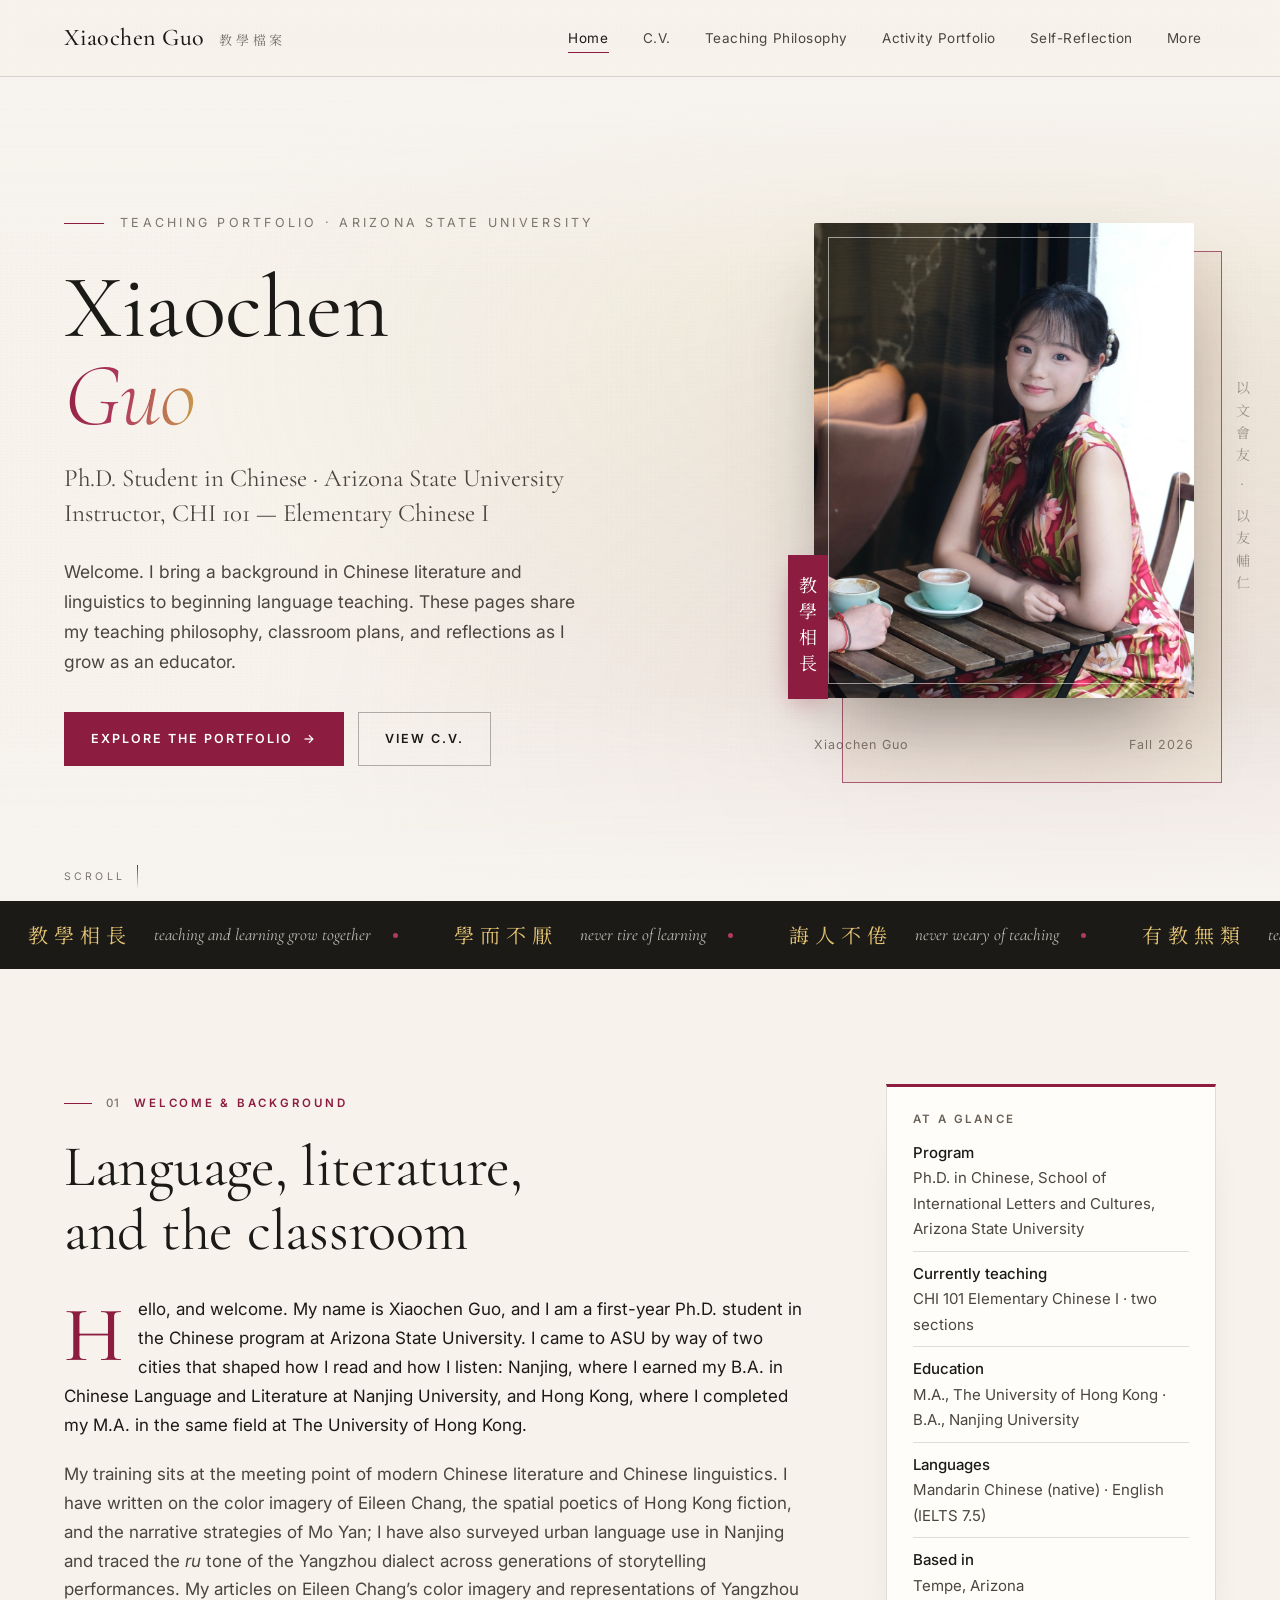
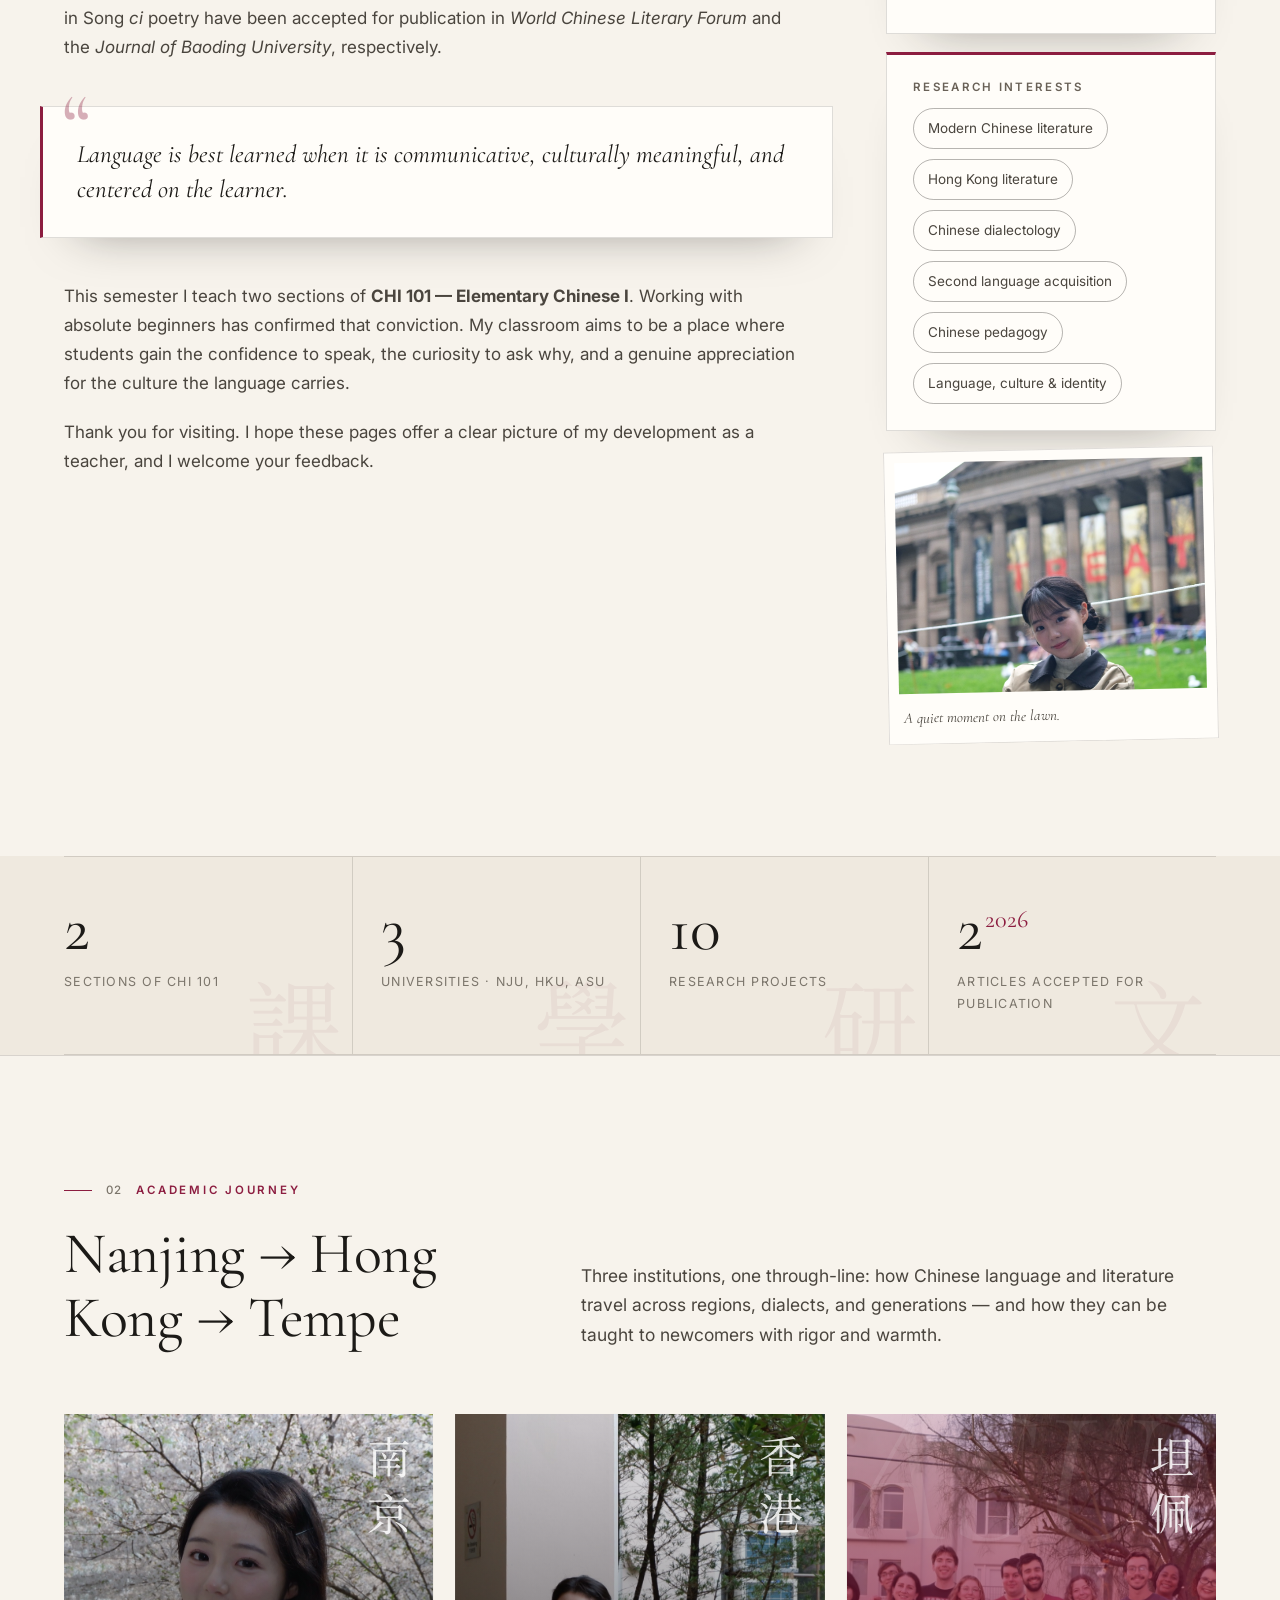
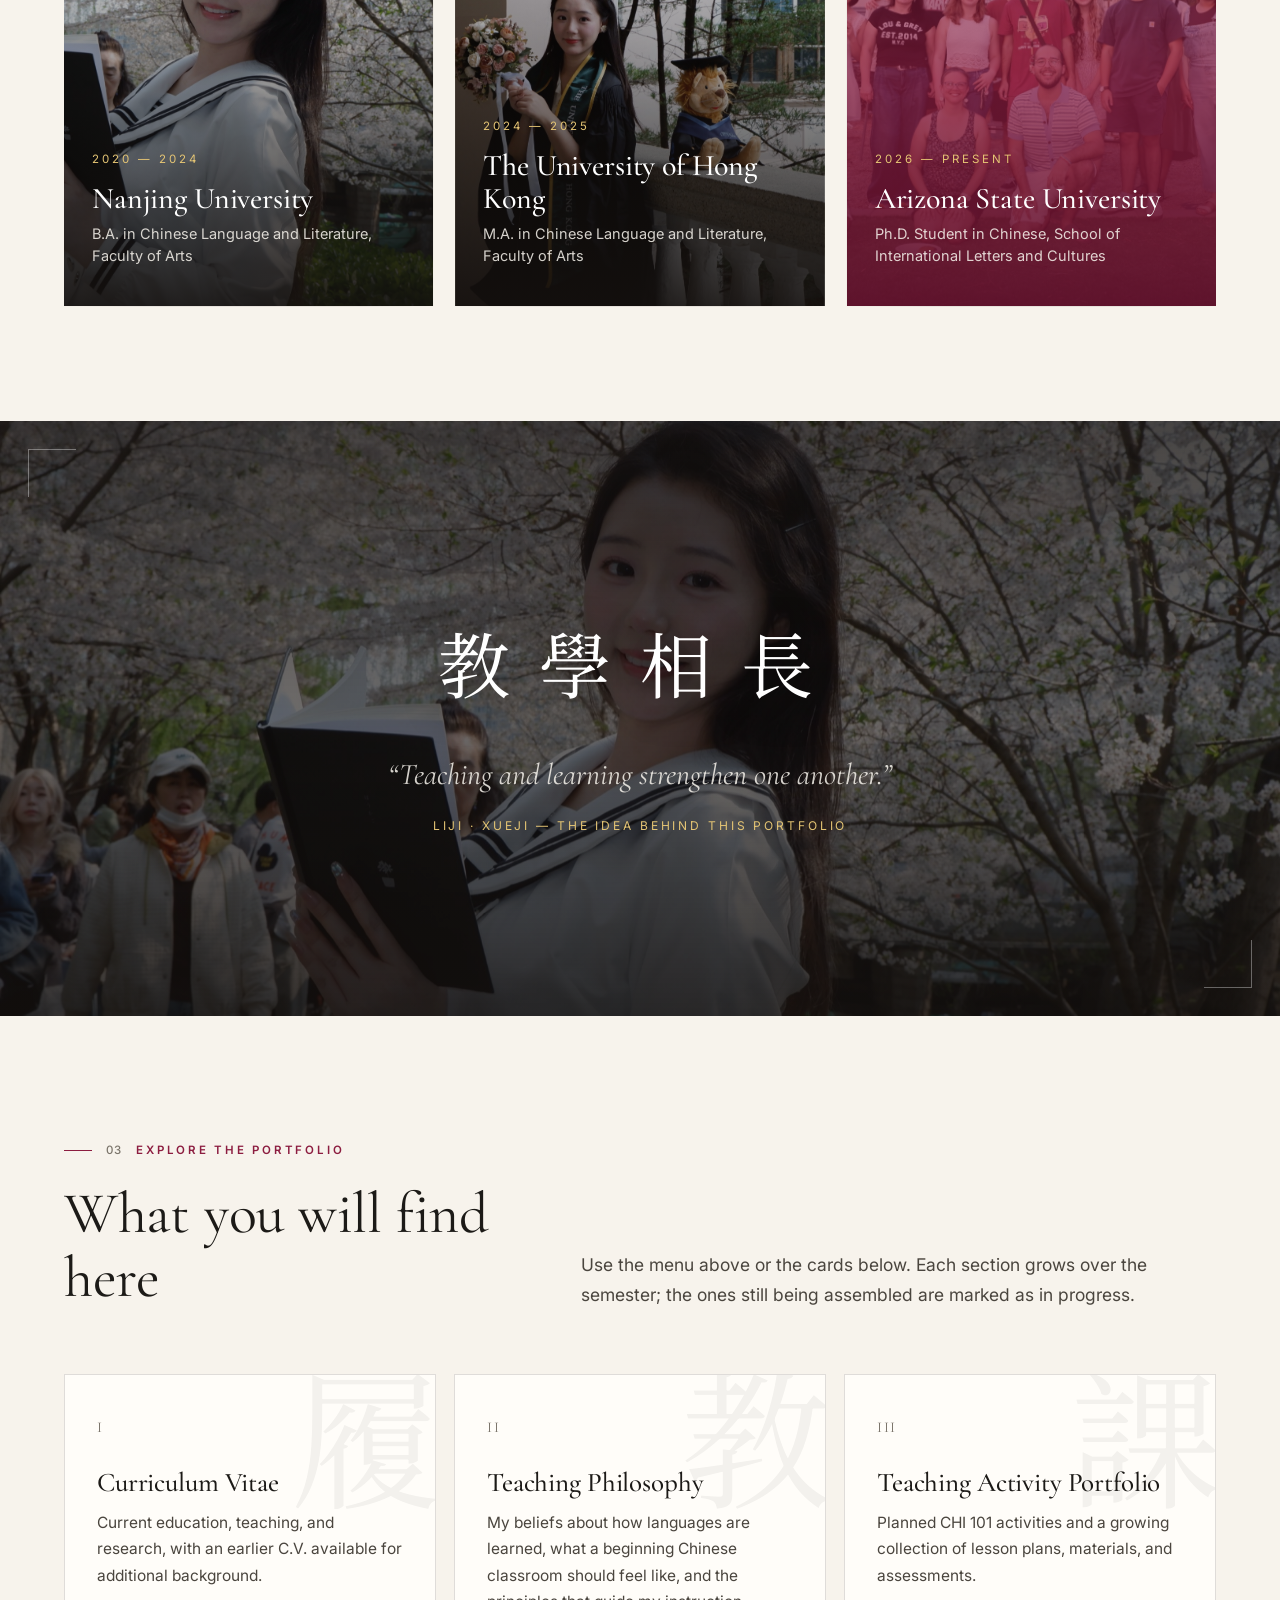
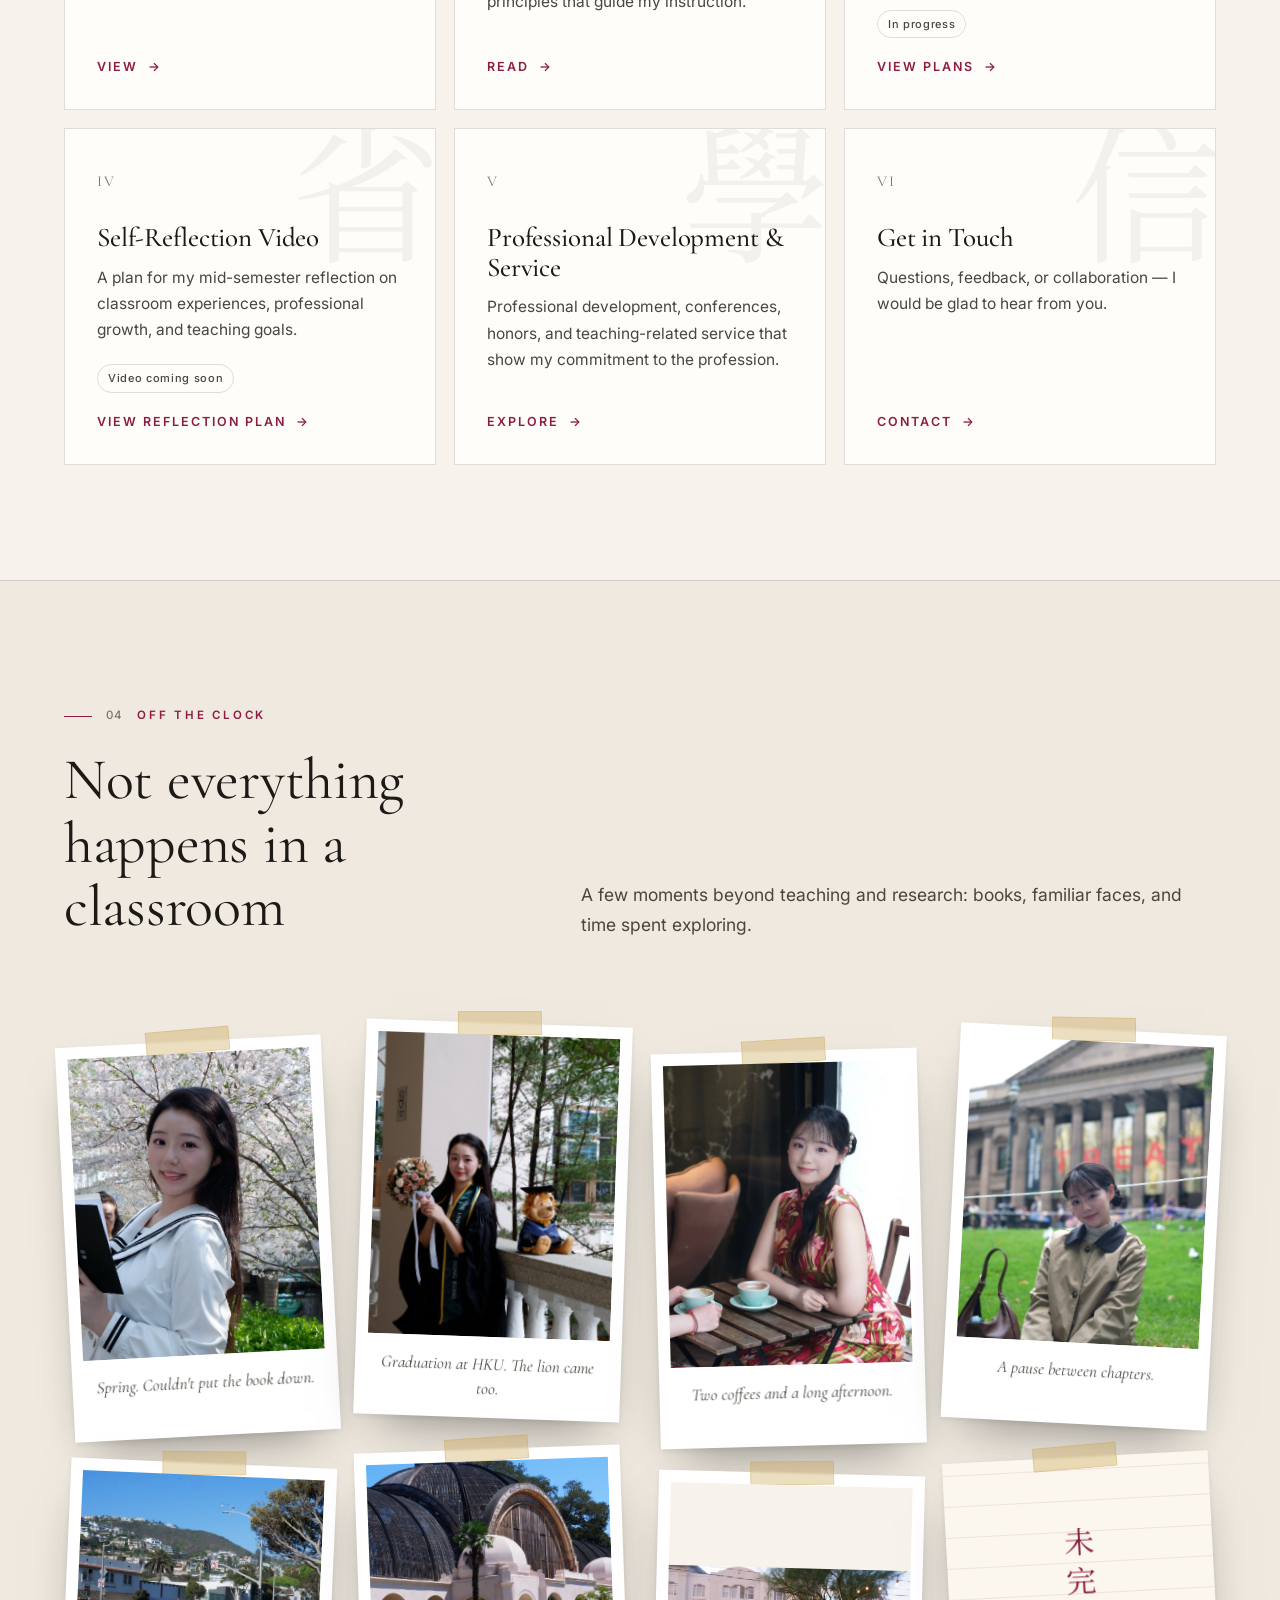
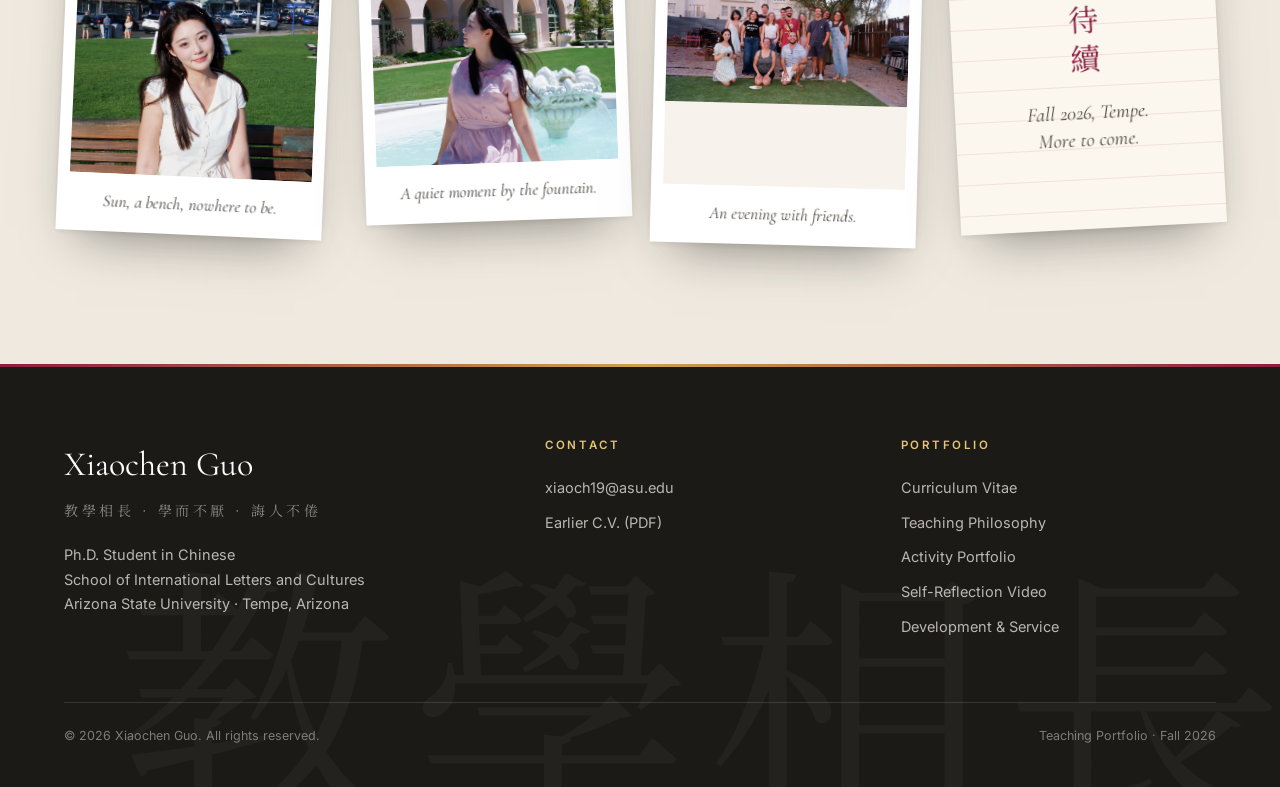
<file: index.html>
<!DOCTYPE html>
<html lang="en">
<head>
  <meta charset="UTF-8">
  <meta name="viewport" content="width=device-width, initial-scale=1.0">
  <title>Xiaochen Guo · Teaching Portfolio</title>
  <meta name="description" content="Teaching portfolio of Xiaochen Guo, Ph.D. student in Chinese at Arizona State University and instructor of CHI 101 Elementary Chinese I.">
  <link rel="preconnect" href="https://fonts.googleapis.com">
  <link rel="preconnect" href="https://fonts.gstatic.com" crossorigin>
  <link href="https://fonts.googleapis.com/css2?family=Cormorant+Garamond:ital,wght@0,300;0,400;0,500;0,600;1,300;1,400&family=Inter:wght@400;500;600&family=Noto+Serif+SC:wght@400;600&display=swap" rel="stylesheet">
  <link rel="stylesheet" href="style.css">
  <link rel="stylesheet" href="refinements.css">
  <link rel="icon" href="data:image/svg+xml,%3Csvg xmlns='http://www.w3.org/2000/svg' viewBox='0 0 64 64'%3E%3Crect width='64' height='64' fill='%238c1d40'/%3E%3Ctext x='32' y='44' font-family='Georgia,serif' font-size='34' fill='%23fff' text-anchor='middle'%3EXG%3C/text%3E%3C/svg%3E">
</head>
<body>

<header class="site-header">
  <div class="wrap">
    <a class="brand" href="index.html"><span class="name">Xiaochen Guo</span><span class="han">教學檔案</span></a>
    <button class="nav-toggle" aria-label="Menu" aria-expanded="false" aria-controls="primary-nav"><span></span><span></span><span></span></button>
    <nav class="nav" id="primary-nav" aria-label="Primary">
      <a href="index.html">Home</a>
      <a href="cv.html">C.V.</a>
      <a href="philosophy.html">Teaching Philosophy</a>
      <a href="portfolio.html">Activity Portfolio</a>
      <a href="reflection.html">Self-Reflection</a>
      <a href="more.html">More</a>
    </nav>
  </div>
</header>

<!-- ───────────── HERO ───────────── -->
<section class="hero">
  <div class="hero-atmos" aria-hidden="true"></div>
  <div class="hero-vert" aria-hidden="true">以文會友 · 以友輔仁</div>
  <div class="wrap">
    <div class="hero-text">
      <div class="kicker">Teaching Portfolio · Arizona State University</div>
      <h1>Xiaochen<br><span class="grad">Guo</span></h1>
      <p class="role">Ph.D. Student in Chinese · Arizona State University<br>Instructor, CHI 101 — Elementary Chinese I</p>
      <p class="lede">Welcome. I bring a background in Chinese literature and linguistics to beginning language teaching. These pages share my teaching philosophy, classroom plans, and reflections as I grow as an educator.</p>
      <div class="hero-actions">
        <a class="btn primary" href="#explore"><span>Explore the portfolio</span> <span class="arrow">→</span></a>
        <a class="btn ghost" href="cv.html"><span>View C.V.</span></a>
      </div>
    </div>
    <figure class="hero-figure">
      <div class="backplate" aria-hidden="true"></div>
      <div class="frame">
        <img src="assets/portrait-qipao.jpg" alt="Xiaochen Guo seated at a café table, wearing a floral qipao" fetchpriority="high">
      </div>
      <div class="seal">教學相長</div>
      <figcaption class="caption"><span>Xiaochen Guo</span><span>Fall 2026</span></figcaption>
    </figure>
  </div>
  <div class="scroll-cue" aria-hidden="true">Scroll</div>
</section>

<!-- ───────────── TICKER ───────────── -->
<div class="ticker" aria-hidden="true">
  <div class="ticker-track">
    <span class="ticker-item"><span class="han">教學相長</span><span class="tr">teaching and learning grow together</span><span class="dot"></span></span>
    <span class="ticker-item"><span class="han">學而不厭</span><span class="tr">never tire of learning</span><span class="dot"></span></span>
    <span class="ticker-item"><span class="han">誨人不倦</span><span class="tr">never weary of teaching</span><span class="dot"></span></span>
    <span class="ticker-item"><span class="han">有教無類</span><span class="tr">teach everyone, without distinction</span><span class="dot"></span></span>
    <span class="ticker-item"><span class="han">溫故知新</span><span class="tr">revisit the old, discover the new</span><span class="dot"></span></span>
    <span class="ticker-item"><span class="han">教學相長</span><span class="tr">teaching and learning grow together</span><span class="dot"></span></span>
    <span class="ticker-item"><span class="han">學而不厭</span><span class="tr">never tire of learning</span><span class="dot"></span></span>
    <span class="ticker-item"><span class="han">誨人不倦</span><span class="tr">never weary of teaching</span><span class="dot"></span></span>
    <span class="ticker-item"><span class="han">有教無類</span><span class="tr">teach everyone, without distinction</span><span class="dot"></span></span>
    <span class="ticker-item"><span class="han">溫故知新</span><span class="tr">revisit the old, discover the new</span><span class="dot"></span></span>
  </div>
</div>

<!-- ───────────── WELCOME & BACKGROUND ───────────── -->
<section class="section" id="about">
  <div class="wrap split">
    <div class="reveal">
      <div class="eyebrow"><span class="num">01</span> Welcome &amp; Background</div>
      <h2 style="margin-bottom:32px">Language, literature,<br>and the classroom</h2>
      <div class="prose">
        <p class="drop">Hello, and welcome. My name is Xiaochen Guo, and I am a first-year Ph.D. student in the Chinese program at Arizona State University. I came to ASU by way of two cities that shaped how I read and how I listen: Nanjing, where I earned my B.A. in Chinese Language and Literature at Nanjing University, and Hong Kong, where I completed my M.A. in the same field at The University of Hong Kong.</p>
        <p>My training sits at the meeting point of modern Chinese literature and Chinese linguistics. I have written on the color imagery of Eileen Chang, the spatial poetics of Hong Kong fiction, and the narrative strategies of Mo Yan; I have also surveyed urban language use in Nanjing and traced the <em>ru</em> tone of the Yangzhou dialect across generations of storytelling performances. My articles on Eileen Chang’s color imagery and representations of Yangzhou in Song <em>ci</em> poetry have been accepted for publication in <em>World Chinese Literary Forum</em> and the <em>Journal of Baoding University</em>, respectively.</p>
        <blockquote>Language is best learned when it is communicative, culturally meaningful, and centered on the learner.</blockquote>
        <p>This semester I teach two sections of <strong>CHI 101 — Elementary Chinese I</strong>. Working with absolute beginners has confirmed that conviction. My classroom aims to be a place where students gain the confidence to speak, the curiosity to ask why, and a genuine appreciation for the culture the language carries.</p>
        <p>Thank you for visiting. I hope these pages offer a clear picture of my development as a teacher, and I welcome your feedback.</p>
      </div>
    </div>
    <aside class="reveal">
      <div class="aside-card">
        <h4>At a glance</h4>
        <ul>
          <li><strong>Program</strong>Ph.D. in Chinese, School of International Letters and Cultures, Arizona State University</li>
          <li><strong>Currently teaching</strong>CHI 101 Elementary Chinese I · two sections</li>
          <li><strong>Education</strong>M.A., The University of Hong Kong · B.A., Nanjing University</li>
          <li><strong>Languages</strong>Mandarin Chinese (native) · English (IELTS 7.5)</li>
          <li><strong>Based in</strong>Tempe, Arizona</li>
        </ul>
      </div>
      <div class="aside-card">
        <h4>Research interests</h4>
        <div class="tags">
          <span class="tag">Modern Chinese literature</span>
          <span class="tag">Hong Kong literature</span>
          <span class="tag">Chinese dialectology</span>
          <span class="tag">Second language acquisition</span>
          <span class="tag">Chinese pedagogy</span>
          <span class="tag">Language, culture &amp; identity</span>
        </div>
      </div>
      <figure class="aside-photo">
        <img src="assets/library.jpg" alt="Sitting on a lawn in front of a columned building" loading="lazy" style="object-position:50% 30%">
        <figcaption>A quiet moment on the lawn.</figcaption>
      </figure>
    </aside>
  </div>
</section>

<!-- ───────────── STATS ───────────── -->
<section class="section tint" style="padding-top:0;padding-bottom:0;border-top:0">
  <div class="wrap">
    <div class="stats reveal">
      <div class="stat"><div class="v"><span data-count="2">0</span></div><div class="l">Sections of CHI 101</div><span class="han">課</span></div>
      <div class="stat"><div class="v"><span data-count="3">0</span></div><div class="l">Universities · NJU, HKU, ASU</div><span class="han">學</span></div>
      <div class="stat"><div class="v"><span data-count="10">0</span></div><div class="l">Research projects</div><span class="han">研</span></div>
      <div class="stat"><div class="v"><span data-count="2">0</span><sup>2026</sup></div><div class="l">Articles accepted for publication</div><span class="han">文</span></div>
    </div>
  </div>
</section>

<!-- ───────────── JOURNEY ───────────── -->
<section class="section" id="journey">
  <div class="wrap">
    <div class="section-head reveal">
      <div>
        <div class="eyebrow"><span class="num">02</span> Academic journey</div>
        <h2>Nanjing → Hong Kong → Tempe</h2>
      </div>
      <p>Three institutions, one through-line: how Chinese language and literature travel across regions, dialects, and generations — and how they can be taught to newcomers with rigor and warmth.</p>
    </div>
    <div class="journey stagger">
      <a class="jcard" href="cv.html">
        <img src="assets/blossom.jpg" alt="" loading="lazy" style="object-position:60% 30%">
        <span class="han">南京</span>
        <div class="yr">2020 — 2024</div>
        <h3>Nanjing University</h3>
        <div class="deg">B.A. in Chinese Language and Literature, Faculty of Arts</div>
        <div class="note">Basic Disciplines Thesis Award · National Undergraduate Innovation Program · exchanges at CUHK and the University of Oxford</div>
      </a>
      <a class="jcard" href="cv.html">
        <img src="assets/hku-graduation.jpg" alt="" loading="lazy" style="object-position:35% 40%">
        <span class="han">香港</span>
        <div class="yr">2024 — 2025</div>
        <h3>The University of Hong Kong</h3>
        <div class="deg">M.A. in Chinese Language and Literature, Faculty of Arts</div>
        <div class="note">Hong Kong literature, <em>ci</em> and <em>qu</em> poetry, classical fiction, Chinese dialectology</div>
      </a>
      <a class="jcard current" href="portfolio.html">
        <img src="assets/cohort.jpg" alt="" loading="lazy" style="object-position:50% 45%">
        <span class="big">ASU</span>
        <span class="han">坦佩</span>
        <div class="yr">2026 — present</div>
        <h3>Arizona State University</h3>
        <div class="deg">Ph.D. Student in Chinese, School of International Letters and Cultures</div>
        <div class="note">Instructor, CHI 101 Elementary Chinese I · two sections</div>
      </a>
    </div>
  </div>
</section>

<!-- ───────────── PHOTO BAND ───────────── -->
<section class="band">
  <div class="bg" style="background-image:url(assets/blossom.jpg)"></div>
  <span class="corner tl"></span><span class="corner br"></span>
  <div class="wrap reveal">
    <div class="han">教學相長</div>
    <p class="tr">“Teaching and learning strengthen one another.”</p>
    <div class="src">Liji · Xueji — the idea behind this portfolio</div>
  </div>
</section>

<!-- ───────────── EXPLORE ───────────── -->
<section class="section" id="explore">
  <div class="wrap">
    <div class="section-head reveal">
      <div>
        <div class="eyebrow"><span class="num">03</span> Explore the portfolio</div>
        <h2>What you will find here</h2>
      </div>
      <p>Use the menu above or the cards below. Each section grows over the semester; the ones still being assembled are marked as in progress.</p>
    </div>
    <div class="cards stagger">
      <a class="card" href="cv.html">
        <span class="han">履</span>
        <div class="idx">I</div>
        <h3>Curriculum Vitae</h3>
        <p>Current education, teaching, and research, with an earlier C.V. available for additional background.</p>
        <span class="go">View <span class="arrow">→</span></span>
      </a>
      <a class="card" href="philosophy.html">
        <span class="han">教</span>
        <div class="idx">II</div>
        <h3>Teaching Philosophy</h3>
        <p>My beliefs about how languages are learned, what a beginning Chinese classroom should feel like, and the principles that guide my instruction.</p>
        <span class="go">Read <span class="arrow">→</span></span>
      </a>
      <a class="card" href="portfolio.html">
        <span class="han">課</span>
        <div class="idx">III</div>
        <h3>Teaching Activity Portfolio</h3>
        <p>Planned CHI 101 activities and a growing collection of lesson plans, materials, and assessments.</p>
        <span class="card-status">In progress</span>
        <span class="go">View plans <span class="arrow">→</span></span>
      </a>
      <a class="card" href="reflection.html">
        <span class="han">省</span>
        <div class="idx">IV</div>
        <h3>Self-Reflection Video</h3>
        <p>A plan for my mid-semester reflection on classroom experiences, professional growth, and teaching goals.</p>
        <span class="card-status">Video coming soon</span>
        <span class="go">View reflection plan <span class="arrow">→</span></span>
      </a>
      <a class="card" href="more.html">
        <span class="han">學</span>
        <div class="idx">V</div>
        <h3>Professional Development &amp; Service</h3>
        <p>Professional development, conferences, honors, and teaching-related service that show my commitment to the profession.</p>
        <span class="go">Explore <span class="arrow">→</span></span>
      </a>
      <a class="card" href="#contact">
        <span class="han">信</span>
        <div class="idx">VI</div>
        <h3>Get in Touch</h3>
        <p>Questions, feedback, or collaboration — I would be glad to hear from you.</p>
        <span class="go">Contact <span class="arrow">→</span></span>
      </a>
    </div>
  </div>
</section>

<!-- ───────────── GALLERY ───────────── -->
<section class="section tint" id="moments">
  <div class="wrap">
    <div class="section-head reveal">
      <div>
        <div class="eyebrow"><span class="num">04</span> Off the clock</div>
        <h2>Not everything<br>happens in a classroom</h2>
      </div>
      <p>A few moments beyond teaching and research: books, familiar faces, and time spent exploring.</p>
    </div>
    <div class="polaroids stagger">
      <figure class="pol">
        <span class="tape"></span>
        <div class="ph"><img src="assets/blossom.jpg" alt="Holding a book beneath cherry blossoms" loading="lazy" style="object-position:62% 30%"></div>
        <figcaption>Spring. Couldn't put the book down.</figcaption>
      </figure>
      <figure class="pol">
        <span class="tape"></span>
        <div class="ph"><img src="assets/hku-graduation.jpg" alt="Graduation day at The University of Hong Kong" loading="lazy" style="object-position:30% 40%"></div>
        <figcaption>Graduation at HKU. The lion came too.</figcaption>
      </figure>
      <figure class="pol">
        <span class="tape"></span>
        <div class="ph"><img src="assets/portrait-qipao.jpg" alt="At a café in a floral qipao" loading="lazy" style="object-position:50% 25%"></div>
        <figcaption>Two coffees and a long afternoon.</figcaption>
      </figure>
      <figure class="pol">
        <span class="tape"></span>
        <div class="ph"><img src="assets/library.jpg" alt="Sitting on a lawn in front of a columned building" loading="lazy" style="object-position:50% 40%"></div>
        <figcaption>A pause between chapters.</figcaption>
      </figure>
      <figure class="pol">
        <span class="tape"></span>
        <div class="ph"><img src="assets/sunny-bench.jpg" alt="Sitting on a bench in the sun, hills and palm trees behind" loading="lazy" style="object-position:50% 45%"></div>
        <figcaption>Sun, a bench, nowhere to be.</figcaption>
      </figure>
      <figure class="pol">
        <span class="tape"></span>
        <div class="ph"><img src="assets/fountain.jpg" alt="Sitting on the edge of a fountain in front of a domed building" loading="lazy" style="object-position:50% 55%"></div>
        <figcaption>A quiet moment by the fountain.</figcaption>
      </figure>
      <figure class="pol pol-group">
        <span class="tape"></span>
        <div class="ph"><img src="assets/cohort.jpg" alt="Group photo with new friends in a backyard" loading="lazy" style="object-position:40% 50%"></div>
        <figcaption>An evening with friends.</figcaption>
      </figure>
      <div class="pol note" aria-label="Note">
        <span class="tape"></span>
        <div class="note-body">
          <span class="han">未完待續</span>
          <p>Fall 2026, Tempe.<br>More to come.</p>
        </div>
      </div>
    </div>
  </div>
</section>

<!-- ───────────── FOOTER ───────────── -->
<footer class="site-footer" id="contact">
  <div class="wm" aria-hidden="true">教學相長</div>
  <div class="wrap">
    <div>
      <div class="fname">Xiaochen Guo</div>
      <div class="han">教學相長 · 學而不厭 · 誨人不倦</div>
      <p>Ph.D. Student in Chinese<br>School of International Letters and Cultures<br>Arizona State University · Tempe, Arizona</p>
    </div>
    <div>
      <h5>Contact</h5>
      <ul>
        <li><a href="mailto:xiaoch19@asu.edu">xiaoch19@asu.edu</a></li>
        <li><a href="assets/Guo-Xiaochen-CV.pdf" target="_blank" rel="noopener">Earlier C.V. (PDF)</a></li>
      </ul>
    </div>
    <div>
      <h5>Portfolio</h5>
      <ul>
        <li><a href="cv.html">Curriculum Vitae</a></li>
        <li><a href="philosophy.html">Teaching Philosophy</a></li>
        <li><a href="portfolio.html">Activity Portfolio</a></li>
        <li><a href="reflection.html">Self-Reflection Video</a></li>
        <li><a href="more.html">Development &amp; Service</a></li>
      </ul>
    </div>
    <div class="bottom">
      <span>© <span id="year">2026</span> Xiaochen Guo. All rights reserved.</span>
      <span>Teaching Portfolio · Fall 2026</span>
    </div>
  </div>
</footer>

<script src="main.js"></script>
</body>
</html>
</file>
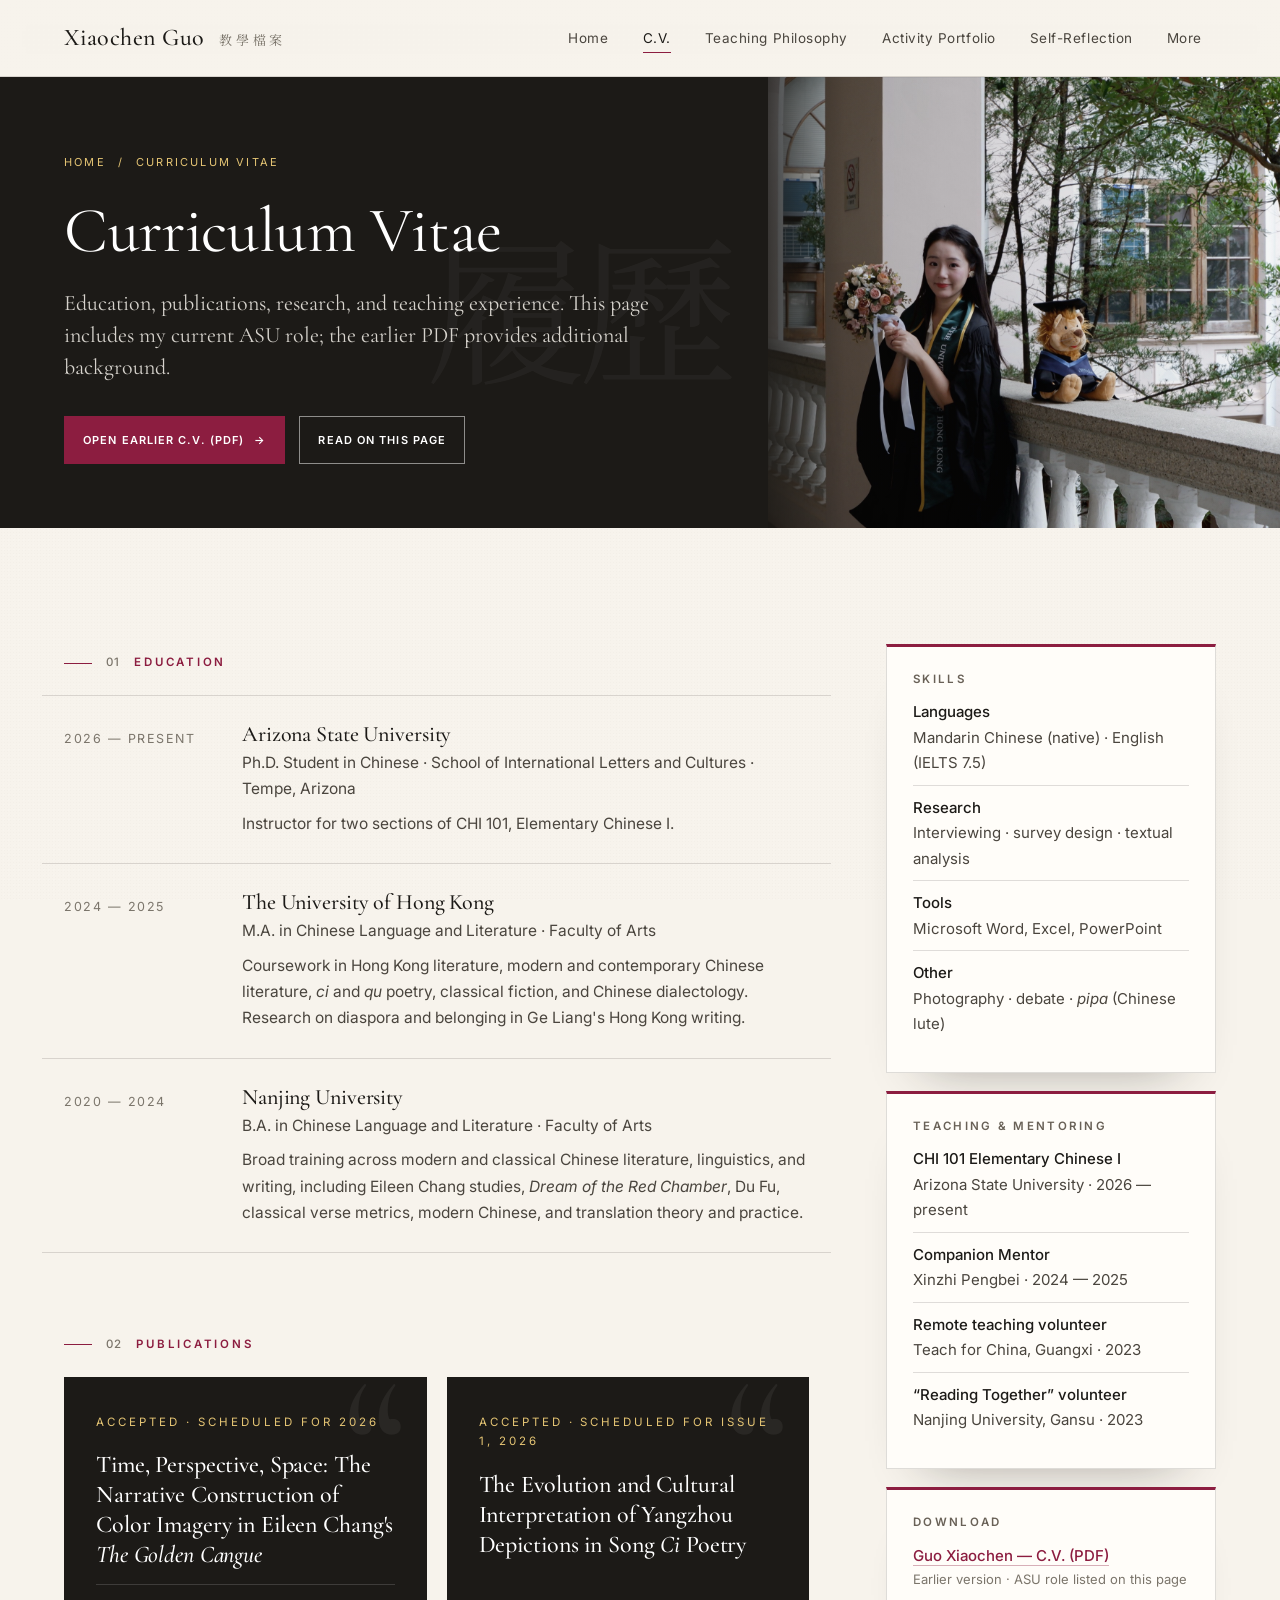
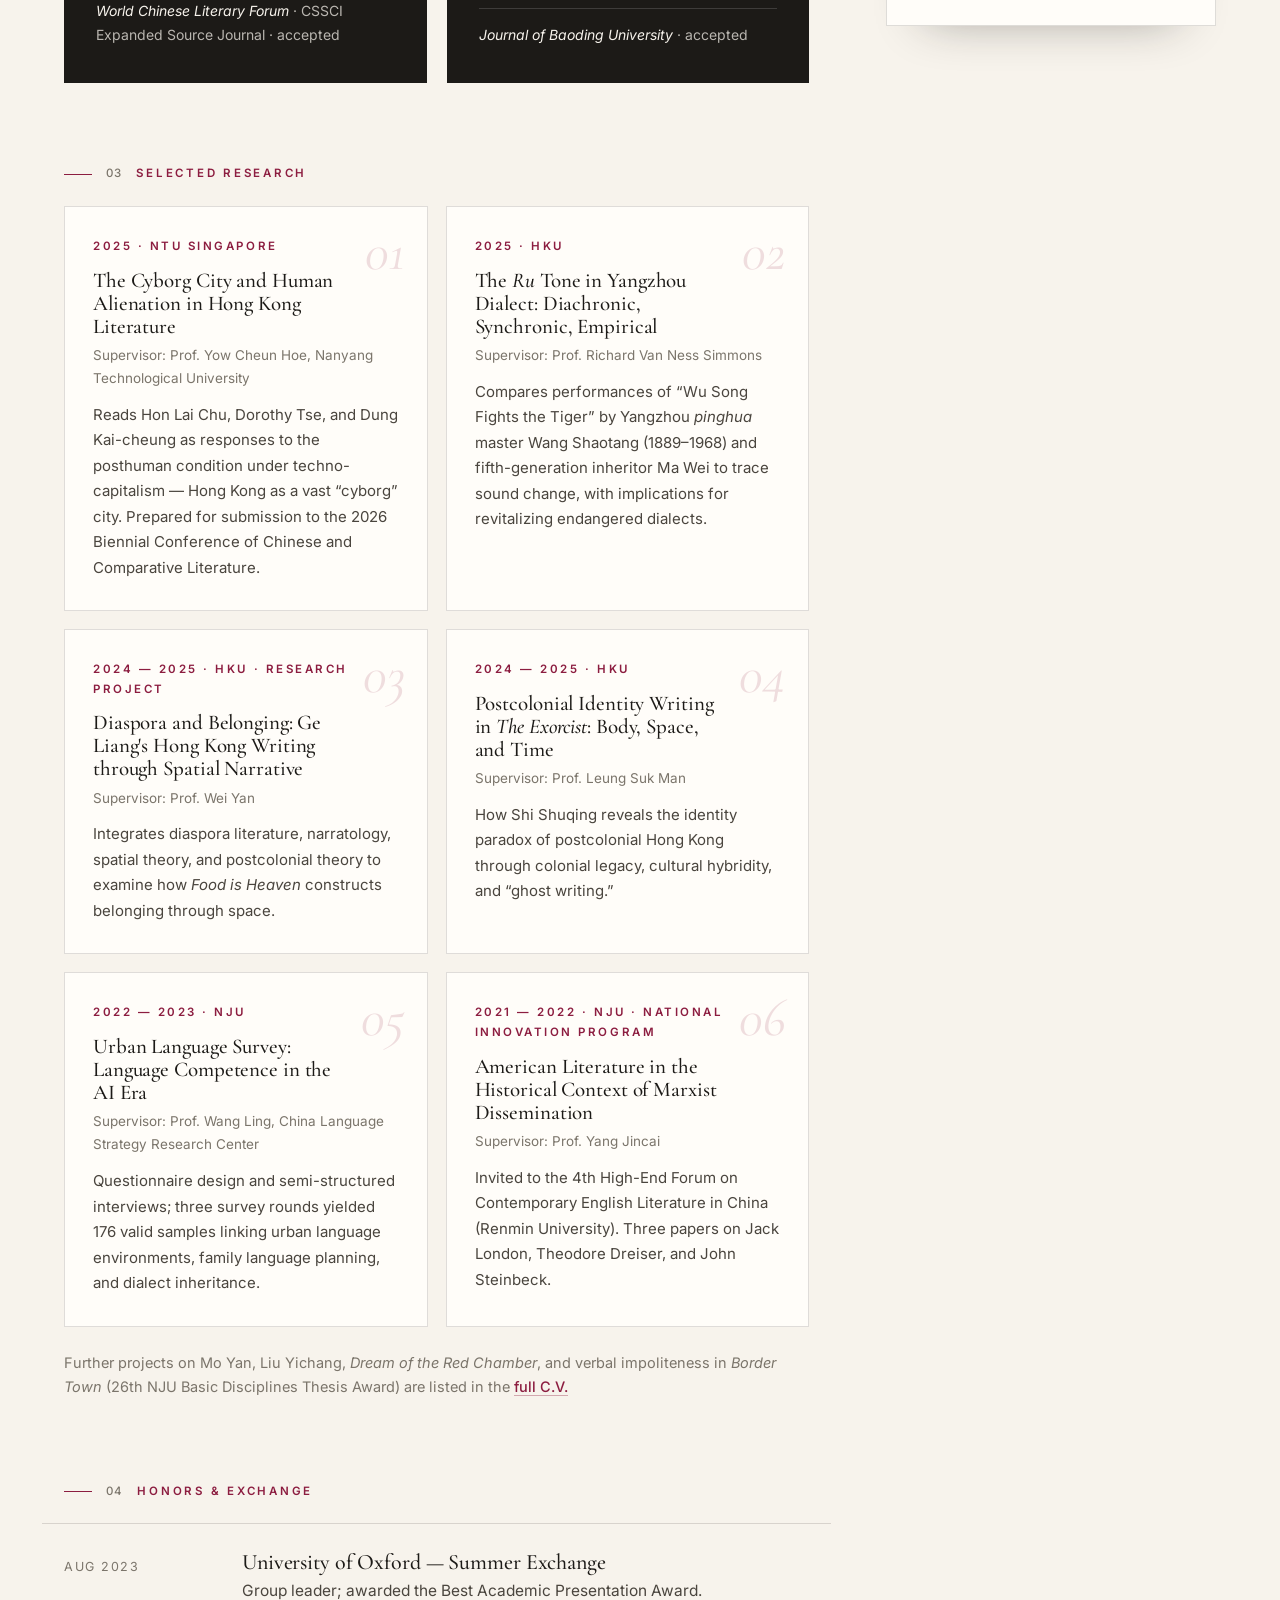
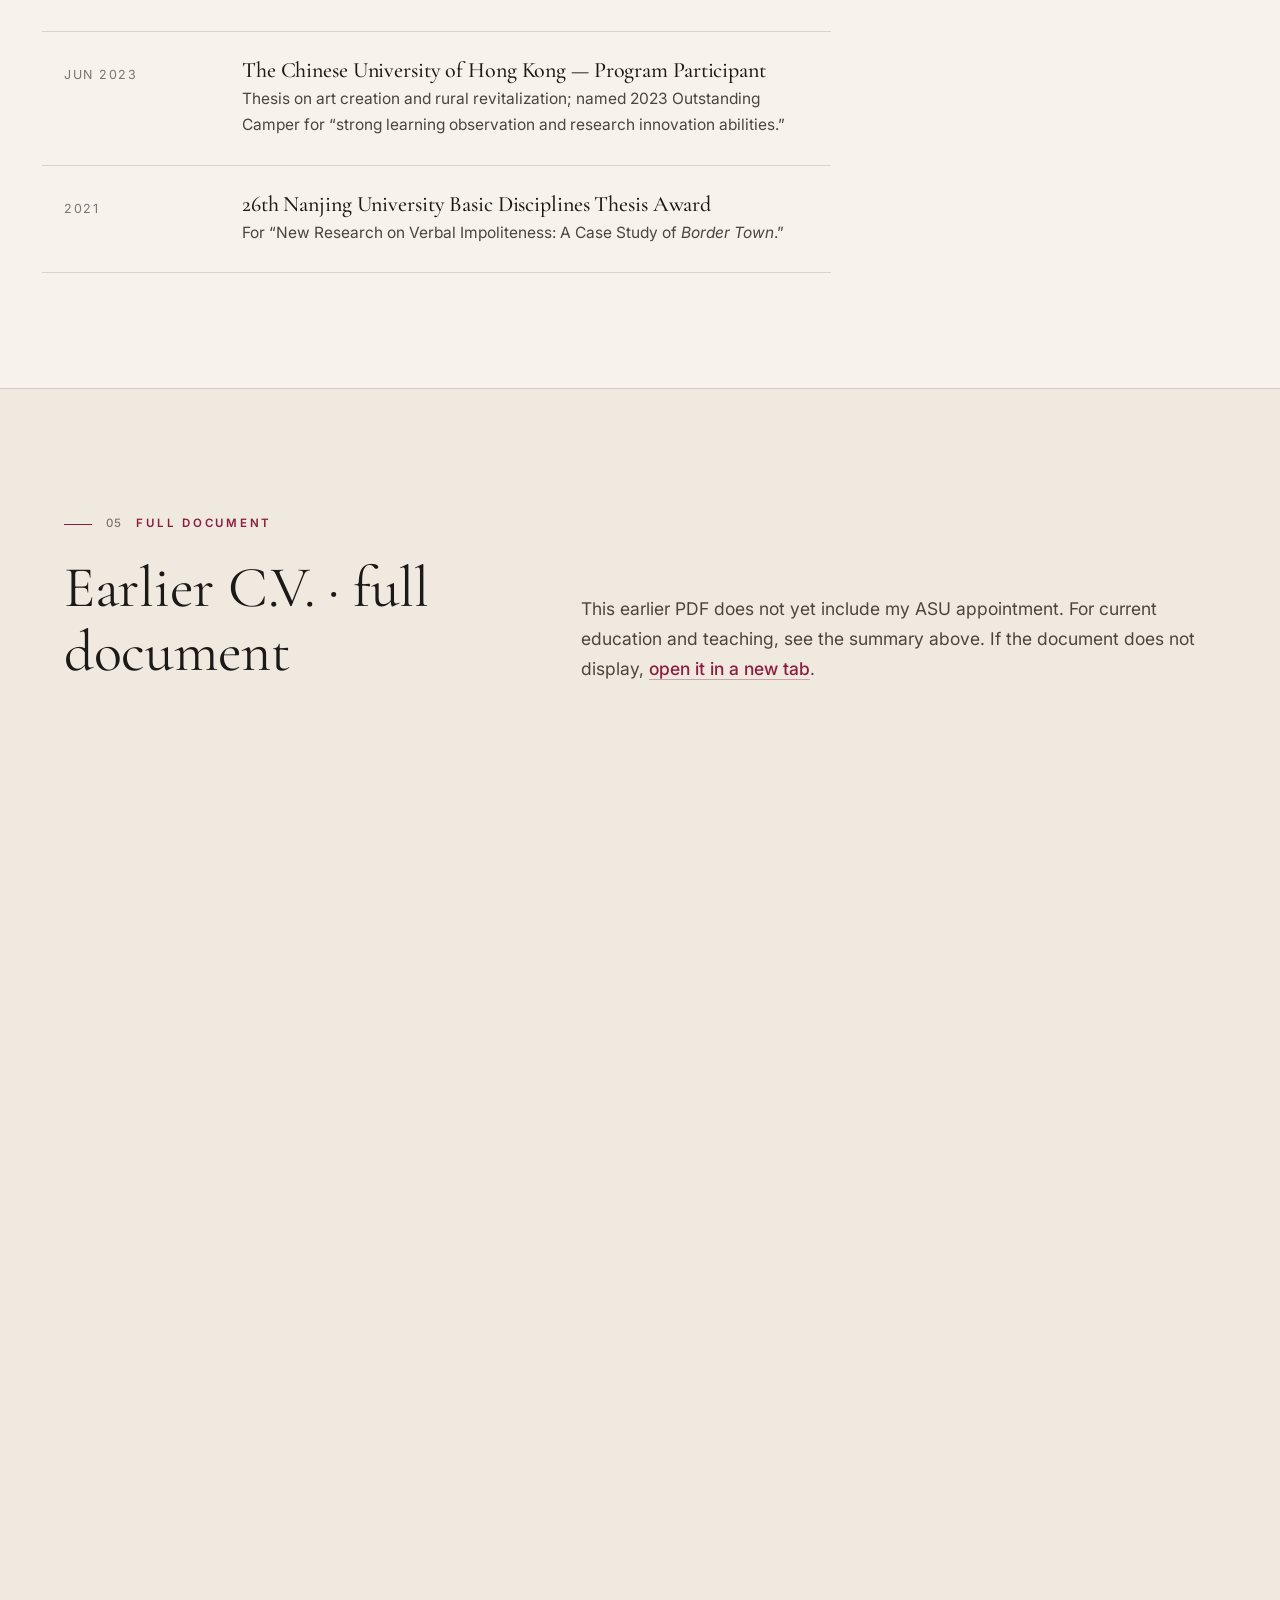
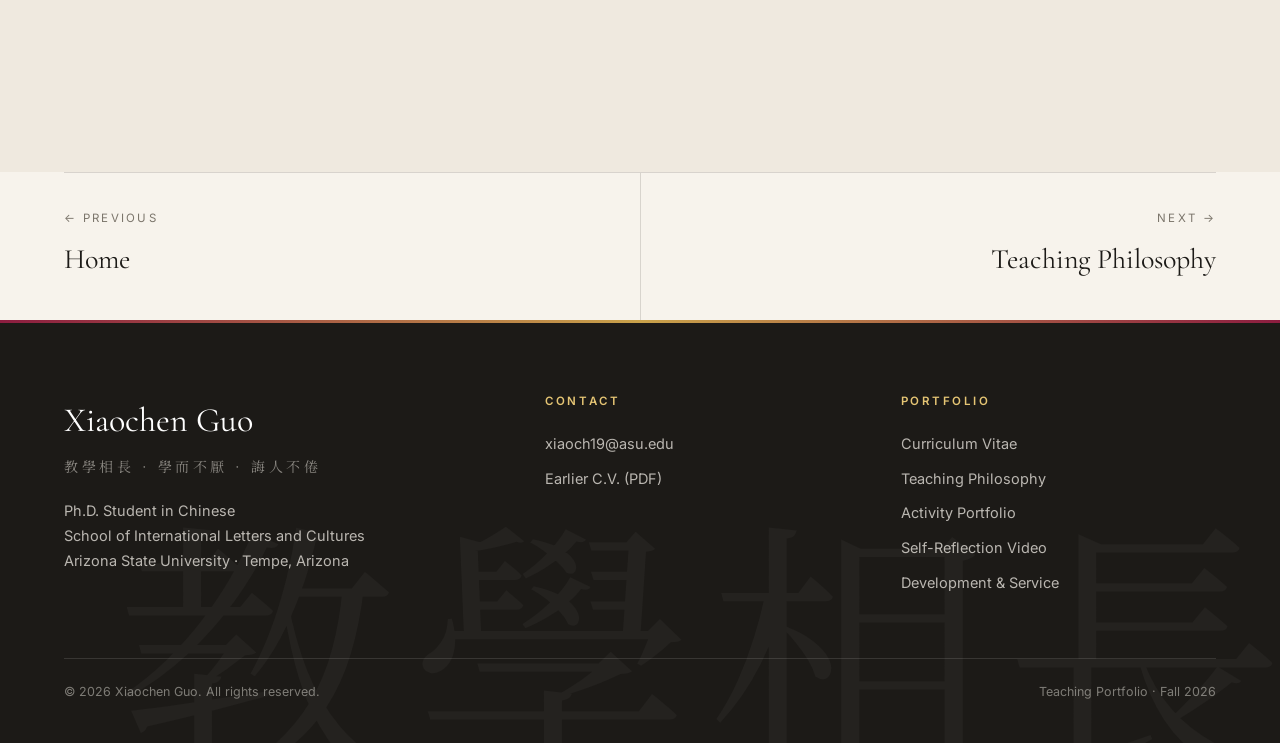
<file: cv.html>
<!DOCTYPE html>
<html lang="en">
<head>
  <meta charset="UTF-8">
  <meta name="viewport" content="width=device-width, initial-scale=1.0">
  <title>Curriculum Vitae · Xiaochen Guo</title>
  <meta name="description" content="Curriculum vitae of Xiaochen Guo — education, publications, research, awards, and teaching.">
  <link rel="preconnect" href="https://fonts.googleapis.com">
  <link rel="preconnect" href="https://fonts.gstatic.com" crossorigin>
  <link href="https://fonts.googleapis.com/css2?family=Cormorant+Garamond:ital,wght@0,300;0,400;0,500;0,600;1,300;1,400&family=Inter:wght@400;500;600&family=Noto+Serif+SC:wght@400;600&display=swap" rel="stylesheet">
  <link rel="stylesheet" href="style.css">
  <link rel="stylesheet" href="refinements.css">
  <link rel="icon" href="data:image/svg+xml,%3Csvg xmlns='http://www.w3.org/2000/svg' viewBox='0 0 64 64'%3E%3Crect width='64' height='64' fill='%238c1d40'/%3E%3Ctext x='32' y='44' font-family='Georgia,serif' font-size='34' fill='%23fff' text-anchor='middle'%3EXG%3C/text%3E%3C/svg%3E">
</head>
<body>

<header class="site-header">
  <div class="wrap">
    <a class="brand" href="index.html"><span class="name">Xiaochen Guo</span><span class="han">教學檔案</span></a>
    <button class="nav-toggle" aria-label="Menu" aria-expanded="false" aria-controls="primary-nav"><span></span><span></span><span></span></button>
    <nav class="nav" id="primary-nav" aria-label="Primary">
      <a href="index.html">Home</a>
      <a href="cv.html">C.V.</a>
      <a href="philosophy.html">Teaching Philosophy</a>
      <a href="portfolio.html">Activity Portfolio</a>
      <a href="reflection.html">Self-Reflection</a>
      <a href="more.html">More</a>
    </nav>
  </div>
</header>

<section class="page-head" style="--ph-img:url(assets/hku-graduation.jpg);--ph-pos:30% 40%">
  <div class="ph-bg" aria-hidden="true"></div>
  <div class="han-bg">履歷</div>
  <div class="wrap">
    <div class="crumbs"><a href="index.html">Home</a><span>/</span><span>Curriculum Vitae</span></div>
    <h1>Curriculum Vitae</h1>
    <p class="sub">Education, publications, research, and teaching experience. This page includes my current ASU role; the earlier PDF provides additional background.</p>
    <div class="hero-actions" style="margin-top:32px">
      <a class="btn primary" href="assets/Guo-Xiaochen-CV.pdf" target="_blank" rel="noopener"><span>Open earlier C.V. (PDF)</span> <span class="arrow">→</span></a>
      <a class="btn ghost" href="#full-cv"><span>Read on this page</span></a>
    </div>
  </div>
</section>

<section class="section">
  <div class="wrap split">
    <div>
      <div class="reveal">
        <div class="eyebrow"><span class="num">01</span> Education</div>
        <div class="entry">
          <div class="when">2026 — present</div>
          <div>
            <h4>Arizona State University</h4>
            <div class="where">Ph.D. Student in Chinese · School of International Letters and Cultures · Tempe, Arizona</div>
            <p>Instructor for two sections of CHI 101, Elementary Chinese I.</p>
          </div>
        </div>
        <div class="entry">
          <div class="when">2024 — 2025</div>
          <div>
            <h4>The University of Hong Kong</h4>
            <div class="where">M.A. in Chinese Language and Literature · Faculty of Arts</div>
            <p>Coursework in Hong Kong literature, modern and contemporary Chinese literature, <em>ci</em> and <em>qu</em> poetry, classical fiction, and Chinese dialectology. Research on diaspora and belonging in Ge Liang's Hong Kong writing.</p>
          </div>
        </div>
        <div class="entry">
          <div class="when">2020 — 2024</div>
          <div>
            <h4>Nanjing University</h4>
            <div class="where">B.A. in Chinese Language and Literature · Faculty of Arts</div>
            <p>Broad training across modern and classical Chinese literature, linguistics, and writing, including Eileen Chang studies, <em>Dream of the Red Chamber</em>, Du Fu, classical verse metrics, modern Chinese, and translation theory and practice.</p>
          </div>
        </div>
      </div>

      <div class="reveal" style="margin-top:72px">
        <div class="eyebrow"><span class="num">02</span> Publications</div>
        <div class="pubs stagger">
          <div class="pub">
            <div class="yr">Accepted · scheduled for 2026</div>
            <h4>Time, Perspective, Space: The Narrative Construction of Color Imagery in Eileen Chang's <em>The Golden Cangue</em></h4>
            <div class="journal"><em>World Chinese Literary Forum</em> · CSSCI Expanded Source Journal · accepted</div>
          </div>
          <div class="pub">
            <div class="yr">Accepted · scheduled for Issue 1, 2026</div>
            <h4>The Evolution and Cultural Interpretation of Yangzhou Depictions in Song <em>Ci</em> Poetry</h4>
            <div class="journal"><em>Journal of Baoding University</em> · accepted</div>
          </div>
        </div>
      </div>

      <div class="reveal" style="margin-top:72px">
        <div class="eyebrow"><span class="num">03</span> Selected research</div>
        <div class="research stagger">
          <div class="rc">
            <span class="n">01</span>
            <div class="yr">2025 · NTU Singapore</div>
            <h4>The Cyborg City and Human Alienation in Hong Kong Literature</h4>
            <div class="where">Supervisor: Prof. Yow Cheun Hoe, Nanyang Technological University</div>
            <p>Reads Hon Lai Chu, Dorothy Tse, and Dung Kai-cheung as responses to the posthuman condition under techno-capitalism — Hong Kong as a vast “cyborg” city. Prepared for submission to the 2026 Biennial Conference of Chinese and Comparative Literature.</p>
          </div>
          <div class="rc">
            <span class="n">02</span>
            <div class="yr">2025 · HKU</div>
            <h4>The <em>Ru</em> Tone in Yangzhou Dialect: Diachronic, Synchronic, Empirical</h4>
            <div class="where">Supervisor: Prof. Richard Van Ness Simmons</div>
            <p>Compares performances of “Wu Song Fights the Tiger” by Yangzhou <em>pinghua</em> master Wang Shaotang (1889–1968) and fifth-generation inheritor Ma Wei to trace sound change, with implications for revitalizing endangered dialects.</p>
          </div>
          <div class="rc">
            <span class="n">03</span>
            <div class="yr">2024 — 2025 · HKU · Research project</div>
            <h4>Diaspora and Belonging: Ge Liang's Hong Kong Writing through Spatial Narrative</h4>
            <div class="where">Supervisor: Prof. Wei Yan</div>
            <p>Integrates diaspora literature, narratology, spatial theory, and postcolonial theory to examine how <em>Food is Heaven</em> constructs belonging through space.</p>
          </div>
          <div class="rc">
            <span class="n">04</span>
            <div class="yr">2024 — 2025 · HKU</div>
            <h4>Postcolonial Identity Writing in <em>The Exorcist</em>: Body, Space, and Time</h4>
            <div class="where">Supervisor: Prof. Leung Suk Man</div>
            <p>How Shi Shuqing reveals the identity paradox of postcolonial Hong Kong through colonial legacy, cultural hybridity, and “ghost writing.”</p>
          </div>
          <div class="rc">
            <span class="n">05</span>
            <div class="yr">2022 — 2023 · NJU</div>
            <h4>Urban Language Survey: Language Competence in the AI Era</h4>
            <div class="where">Supervisor: Prof. Wang Ling, China Language Strategy Research Center</div>
            <p>Questionnaire design and semi-structured interviews; three survey rounds yielded 176 valid samples linking urban language environments, family language planning, and dialect inheritance.</p>
          </div>
          <div class="rc">
            <span class="n">06</span>
            <div class="yr">2021 — 2022 · NJU · National Innovation Program</div>
            <h4>American Literature in the Historical Context of Marxist Dissemination</h4>
            <div class="where">Supervisor: Prof. Yang Jincai</div>
            <p>Invited to the 4th High-End Forum on Contemporary English Literature in China (Renmin University). Three papers on Jack London, Theodore Dreiser, and John Steinbeck.</p>
          </div>
        </div>
        <p style="margin-top:24px;font-size:14.5px;color:var(--ink-3)">Further projects on Mo Yan, Liu Yichang, <em>Dream of the Red Chamber</em>, and verbal impoliteness in <em>Border Town</em> (26th NJU Basic Disciplines Thesis Award) are listed in the <a class="link" href="assets/Guo-Xiaochen-CV.pdf" target="_blank" rel="noopener">full C.V.</a></p>
      </div>

      <div class="reveal" style="margin-top:72px">
        <div class="eyebrow"><span class="num">04</span> Honors &amp; exchange</div>
        <div class="entry">
          <div class="when">Aug 2023</div>
          <div>
            <h4>University of Oxford — Summer Exchange</h4>
            <p>Group leader; awarded the Best Academic Presentation Award.</p>
          </div>
        </div>
        <div class="entry">
          <div class="when">Jun 2023</div>
          <div>
            <h4>The Chinese University of Hong Kong — Program Participant</h4>
            <p>Thesis on art creation and rural revitalization; named 2023 Outstanding Camper for “strong learning observation and research innovation abilities.”</p>
          </div>
        </div>
        <div class="entry">
          <div class="when">2021</div>
          <div>
            <h4>26th Nanjing University Basic Disciplines Thesis Award</h4>
            <p>For “New Research on Verbal Impoliteness: A Case Study of <em>Border Town</em>.”</p>
          </div>
        </div>
      </div>
    </div>

    <aside class="reveal">
      <div class="aside-card">
        <h4>Skills</h4>
        <ul>
          <li><strong>Languages</strong>Mandarin Chinese (native) · English (IELTS 7.5)</li>
          <li><strong>Research</strong>Interviewing · survey design · textual analysis</li>
          <li><strong>Tools</strong>Microsoft Word, Excel, PowerPoint</li>
          <li><strong>Other</strong>Photography · debate · <em>pipa</em> (Chinese lute)</li>
        </ul>
      </div>
      <div class="aside-card">
        <h4>Teaching &amp; mentoring</h4>
        <ul>
          <li><strong>CHI 101 Elementary Chinese I</strong>Arizona State University · 2026 — present</li>
          <li><strong>Companion Mentor</strong>Xinzhi Pengbei · 2024 — 2025</li>
          <li><strong>Remote teaching volunteer</strong>Teach for China, Guangxi · 2023</li>
          <li><strong>“Reading Together” volunteer</strong>Nanjing University, Gansu · 2023</li>
        </ul>
      </div>
      <div class="aside-card">
        <h4>Download</h4>
        <ul>
          <li><a class="link" href="assets/Guo-Xiaochen-CV.pdf" target="_blank" rel="noopener">Guo Xiaochen — C.V. (PDF)</a><div class="small">Earlier version · ASU role listed on this page</div></li>
        </ul>
      </div>
    </aside>
  </div>
</section>

<section class="section tint" id="full-cv">
  <div class="wrap">
    <div class="section-head reveal">
      <div>
        <div class="eyebrow"><span class="num">05</span> Full document</div>
        <h2>Earlier C.V. · full document</h2>
      </div>
      <p>This earlier PDF does not yet include my ASU appointment. For current education and teaching, see the summary above. If the document does not display, <a class="link" href="assets/Guo-Xiaochen-CV.pdf" target="_blank" rel="noopener">open it in a new tab</a>.</p>
    </div>
    <div class="pdf-frame reveal">
      <iframe src="assets/Guo-Xiaochen-CV.pdf#view=FitH" title="Curriculum Vitae of Xiaochen Guo" loading="lazy"></iframe>
    </div>
  </div>
</section>

<div class="wrap">
  <nav class="pager" aria-label="Portfolio sections">
    <a href="index.html"><div class="lbl">← Previous</div><div class="ttl">Home</div></a>
    <a href="philosophy.html"><div class="lbl">Next →</div><div class="ttl">Teaching Philosophy</div></a>
  </nav>
</div>

<footer class="site-footer" id="contact">
  <div class="wm" aria-hidden="true">教學相長</div>
  <div class="wrap">
    <div>
      <div class="fname">Xiaochen Guo</div>
      <div class="han">教學相長 · 學而不厭 · 誨人不倦</div>
      <p>Ph.D. Student in Chinese<br>School of International Letters and Cultures<br>Arizona State University · Tempe, Arizona</p>
    </div>
    <div>
      <h5>Contact</h5>
      <ul>
        <li><a href="mailto:xiaoch19@asu.edu">xiaoch19@asu.edu</a></li>
        <li><a href="assets/Guo-Xiaochen-CV.pdf" target="_blank" rel="noopener">Earlier C.V. (PDF)</a></li>
      </ul>
    </div>
    <div>
      <h5>Portfolio</h5>
      <ul>
        <li><a href="cv.html">Curriculum Vitae</a></li>
        <li><a href="philosophy.html">Teaching Philosophy</a></li>
        <li><a href="portfolio.html">Activity Portfolio</a></li>
        <li><a href="reflection.html">Self-Reflection Video</a></li>
        <li><a href="more.html">Development &amp; Service</a></li>
      </ul>
    </div>
    <div class="bottom">
      <span>© <span id="year">2026</span> Xiaochen Guo. All rights reserved.</span>
      <span>Teaching Portfolio · Fall 2026</span>
    </div>
  </div>
</footer>

<script src="main.js"></script>
</body>
</html>
</file>
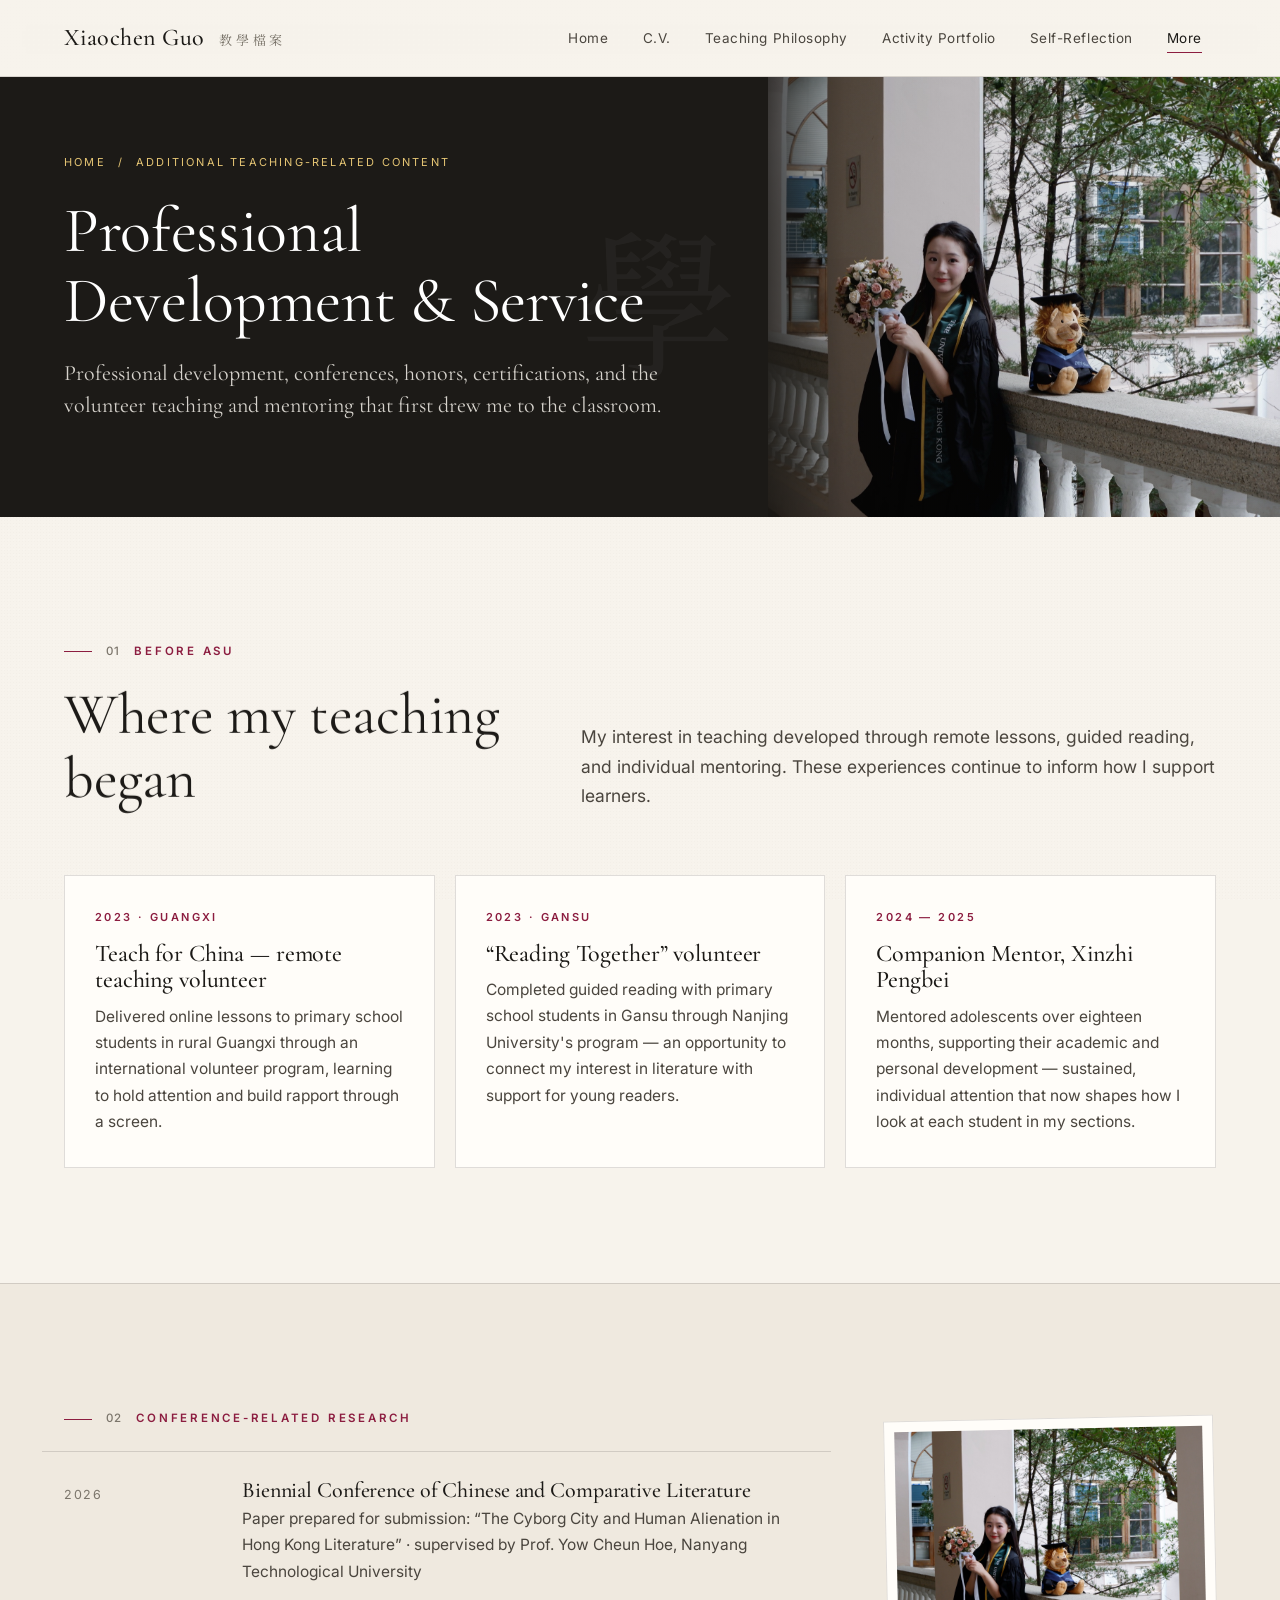
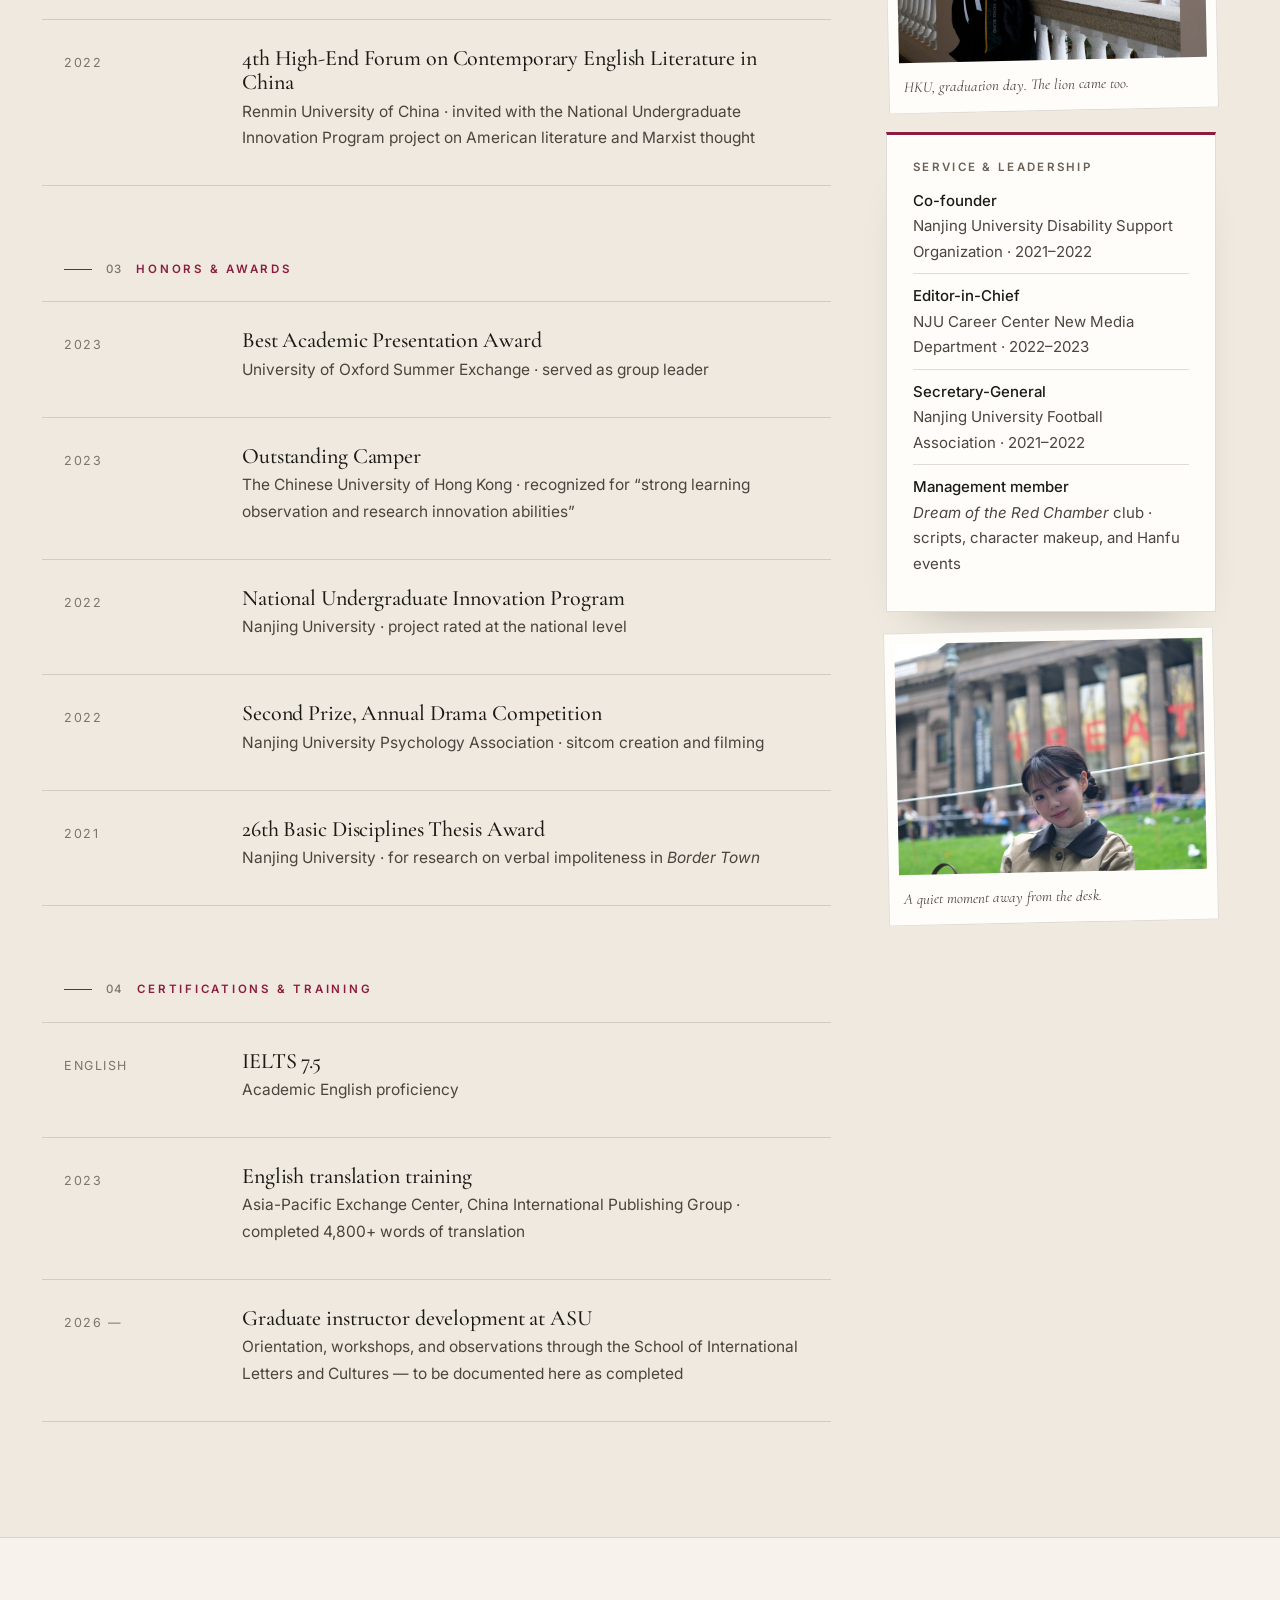
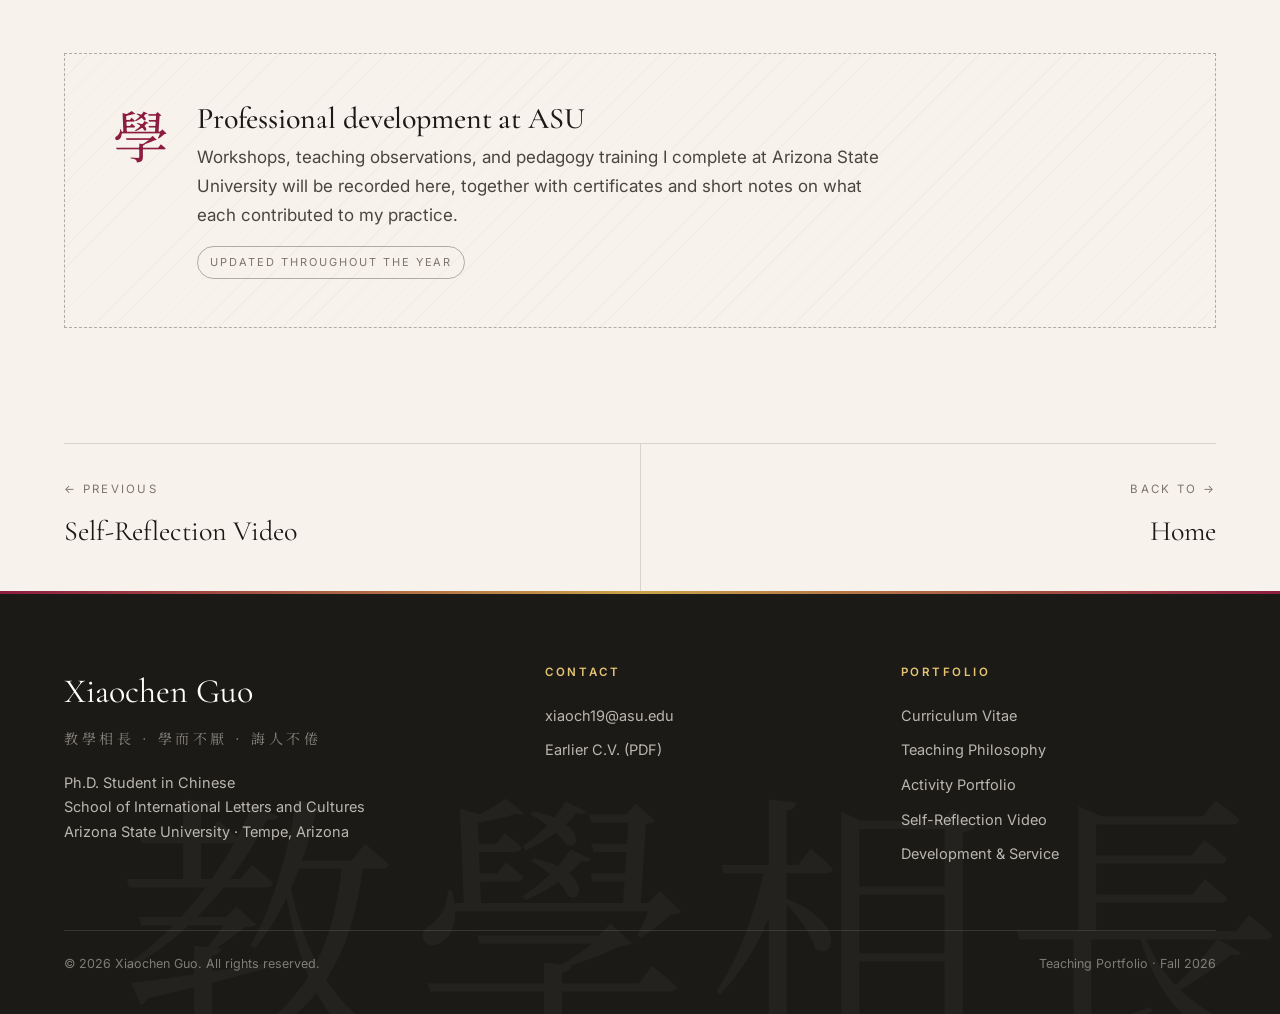
<file: more.html>
<!DOCTYPE html>
<html lang="en">
<head>
  <meta charset="UTF-8">
  <meta name="viewport" content="width=device-width, initial-scale=1.0">
  <title>Professional Development &amp; Service · Xiaochen Guo</title>
  <meta name="description" content="Professional development, conferences, honors, and teaching-related service of Xiaochen Guo.">
  <link rel="preconnect" href="https://fonts.googleapis.com">
  <link rel="preconnect" href="https://fonts.gstatic.com" crossorigin>
  <link href="https://fonts.googleapis.com/css2?family=Cormorant+Garamond:ital,wght@0,300;0,400;0,500;0,600;1,300;1,400&family=Inter:wght@400;500;600&family=Noto+Serif+SC:wght@400;600&display=swap" rel="stylesheet">
  <link rel="stylesheet" href="style.css">
  <link rel="stylesheet" href="refinements.css">
  <link rel="icon" href="data:image/svg+xml,%3Csvg xmlns='http://www.w3.org/2000/svg' viewBox='0 0 64 64'%3E%3Crect width='64' height='64' fill='%238c1d40'/%3E%3Ctext x='32' y='44' font-family='Georgia,serif' font-size='34' fill='%23fff' text-anchor='middle'%3EXG%3C/text%3E%3C/svg%3E">
</head>
<body>

<header class="site-header">
  <div class="wrap">
    <a class="brand" href="index.html"><span class="name">Xiaochen Guo</span><span class="han">教學檔案</span></a>
    <button class="nav-toggle" aria-label="Menu" aria-expanded="false" aria-controls="primary-nav"><span></span><span></span><span></span></button>
    <nav class="nav" id="primary-nav" aria-label="Primary">
      <a href="index.html">Home</a>
      <a href="cv.html">C.V.</a>
      <a href="philosophy.html">Teaching Philosophy</a>
      <a href="portfolio.html">Activity Portfolio</a>
      <a href="reflection.html">Self-Reflection</a>
      <a href="more.html">More</a>
    </nav>
  </div>
</header>

<section class="page-head" style="--ph-img:url(assets/hku-graduation.jpg);--ph-pos:30% 40%">
  <div class="ph-bg" aria-hidden="true"></div>
  <div class="han-bg">學</div>
  <div class="wrap">
    <div class="crumbs"><a href="index.html">Home</a><span>/</span><span>Additional Teaching-Related Content</span></div>
    <h1>Professional Development &amp; Service</h1>
    <p class="sub">Professional development, conferences, honors, certifications, and the volunteer teaching and mentoring that first drew me to the classroom.</p>
  </div>
</section>

<section class="section">
  <div class="wrap">
    <div class="section-head reveal">
      <div>
        <div class="eyebrow"><span class="num">01</span> Before ASU</div>
        <h2>Where my teaching began</h2>
      </div>
      <p>My interest in teaching developed through remote lessons, guided reading, and individual mentoring. These experiences continue to inform how I support learners.</p>
    </div>
    <div class="grid-3 stagger">
      <div class="panel">
        <div class="label">2023 · Guangxi</div>
        <h3>Teach for China — remote teaching volunteer</h3>
        <p>Delivered online lessons to primary school students in rural Guangxi through an international volunteer program, learning to hold attention and build rapport through a screen.</p>
      </div>
      <div class="panel">
        <div class="label">2023 · Gansu</div>
        <h3>“Reading Together” volunteer</h3>
        <p>Completed guided reading with primary school students in Gansu through Nanjing University's program — an opportunity to connect my interest in literature with support for young readers.</p>
      </div>
      <div class="panel">
        <div class="label">2024 — 2025</div>
        <h3>Companion Mentor, Xinzhi Pengbei</h3>
        <p>Mentored adolescents over eighteen months, supporting their academic and personal development — sustained, individual attention that now shapes how I look at each student in my sections.</p>
      </div>
    </div>
  </div>
</section>

<section class="section tint">
  <div class="wrap split">
    <div>
      <div class="reveal">
        <div class="eyebrow"><span class="num">02</span> Conference-related research</div>
        <div class="entry">
          <div class="when">2026</div>
          <div>
            <h4>Biennial Conference of Chinese and Comparative Literature</h4>
            <div class="where">Paper prepared for submission: “The Cyborg City and Human Alienation in Hong Kong Literature” · supervised by Prof. Yow Cheun Hoe, Nanyang Technological University</div>
          </div>
        </div>
        <div class="entry">
          <div class="when">2022</div>
          <div>
            <h4>4th High-End Forum on Contemporary English Literature in China</h4>
            <div class="where">Renmin University of China · invited with the National Undergraduate Innovation Program project on American literature and Marxist thought</div>
          </div>
        </div>
      </div>

      <div class="reveal" style="margin-top:64px">
        <div class="eyebrow"><span class="num">03</span> Honors &amp; awards</div>
        <div class="entry">
          <div class="when">2023</div>
          <div><h4>Best Academic Presentation Award</h4><div class="where">University of Oxford Summer Exchange · served as group leader</div></div>
        </div>
        <div class="entry">
          <div class="when">2023</div>
          <div><h4>Outstanding Camper</h4><div class="where">The Chinese University of Hong Kong · recognized for “strong learning observation and research innovation abilities”</div></div>
        </div>
        <div class="entry">
          <div class="when">2022</div>
          <div><h4>National Undergraduate Innovation Program</h4><div class="where">Nanjing University · project rated at the national level</div></div>
        </div>
        <div class="entry">
          <div class="when">2022</div>
          <div><h4>Second Prize, Annual Drama Competition</h4><div class="where">Nanjing University Psychology Association · sitcom creation and filming</div></div>
        </div>
        <div class="entry">
          <div class="when">2021</div>
          <div><h4>26th Basic Disciplines Thesis Award</h4><div class="where">Nanjing University · for research on verbal impoliteness in <em>Border Town</em></div></div>
        </div>
      </div>

      <div class="reveal" style="margin-top:64px">
        <div class="eyebrow"><span class="num">04</span> Certifications &amp; training</div>
        <div class="entry">
          <div class="when">English</div>
          <div><h4>IELTS 7.5</h4><div class="where">Academic English proficiency</div></div>
        </div>
        <div class="entry">
          <div class="when">2023</div>
          <div><h4>English translation training</h4><div class="where">Asia-Pacific Exchange Center, China International Publishing Group · completed 4,800+ words of translation</div></div>
        </div>
        <div class="entry">
          <div class="when">2026 — </div>
          <div><h4>Graduate instructor development at ASU</h4><div class="where">Orientation, workshops, and observations through the School of International Letters and Cultures — to be documented here as completed</div></div>
        </div>
      </div>
    </div>

    <aside class="reveal">
      <figure class="aside-photo">
        <img src="assets/hku-graduation.jpg" alt="Graduation at The University of Hong Kong" loading="lazy" style="aspect-ratio:4/3;object-fit:cover">
        <figcaption>HKU, graduation day. The lion came too.</figcaption>
      </figure>
      <div class="aside-card" style="margin-top:22px">
        <h4>Service &amp; leadership</h4>
        <ul>
          <li><strong>Co-founder</strong>Nanjing University Disability Support Organization · 2021–2022</li>
          <li><strong>Editor-in-Chief</strong>NJU Career Center New Media Department · 2022–2023</li>
          <li><strong>Secretary-General</strong>Nanjing University Football Association · 2021–2022</li>
          <li><strong>Management member</strong><em>Dream of the Red Chamber</em> club · scripts, character makeup, and Hanfu events</li>
        </ul>
      </div>
      <figure class="aside-photo">
        <img src="assets/library.jpg" alt="Outside a columned building" loading="lazy" style="aspect-ratio:4/3;object-fit:cover;object-position:50% 35%">
        <figcaption>A quiet moment away from the desk.</figcaption>
      </figure>
    </aside>
  </div>
</section>

<section class="section">
  <div class="wrap">
    <div class="placeholder reveal">
      <div class="glyph">學</div>
      <div>
        <h3>Professional development at ASU</h3>
        <p>Workshops, teaching observations, and pedagogy training I complete at Arizona State University will be recorded here, together with certificates and short notes on what each contributed to my practice.</p>
        <span class="status">Updated throughout the year</span>
      </div>
    </div>
  </div>
</section>

<div class="wrap">
  <nav class="pager" aria-label="Portfolio sections">
    <a href="reflection.html"><div class="lbl">← Previous</div><div class="ttl">Self-Reflection Video</div></a>
    <a href="index.html"><div class="lbl">Back to →</div><div class="ttl">Home</div></a>
  </nav>
</div>

<footer class="site-footer" id="contact">
  <div class="wm" aria-hidden="true">教學相長</div>
  <div class="wrap">
    <div>
      <div class="fname">Xiaochen Guo</div>
      <div class="han">教學相長 · 學而不厭 · 誨人不倦</div>
      <p>Ph.D. Student in Chinese<br>School of International Letters and Cultures<br>Arizona State University · Tempe, Arizona</p>
    </div>
    <div>
      <h5>Contact</h5>
      <ul>
        <li><a href="mailto:xiaoch19@asu.edu">xiaoch19@asu.edu</a></li>
        <li><a href="assets/Guo-Xiaochen-CV.pdf" target="_blank" rel="noopener">Earlier C.V. (PDF)</a></li>
      </ul>
    </div>
    <div>
      <h5>Portfolio</h5>
      <ul>
        <li><a href="cv.html">Curriculum Vitae</a></li>
        <li><a href="philosophy.html">Teaching Philosophy</a></li>
        <li><a href="portfolio.html">Activity Portfolio</a></li>
        <li><a href="reflection.html">Self-Reflection Video</a></li>
        <li><a href="more.html">Development &amp; Service</a></li>
      </ul>
    </div>
    <div class="bottom">
      <span>© <span id="year">2026</span> Xiaochen Guo. All rights reserved.</span>
      <span>Teaching Portfolio · Fall 2026</span>
    </div>
  </div>
</footer>

<script src="main.js"></script>
</body>
</html>
</file>
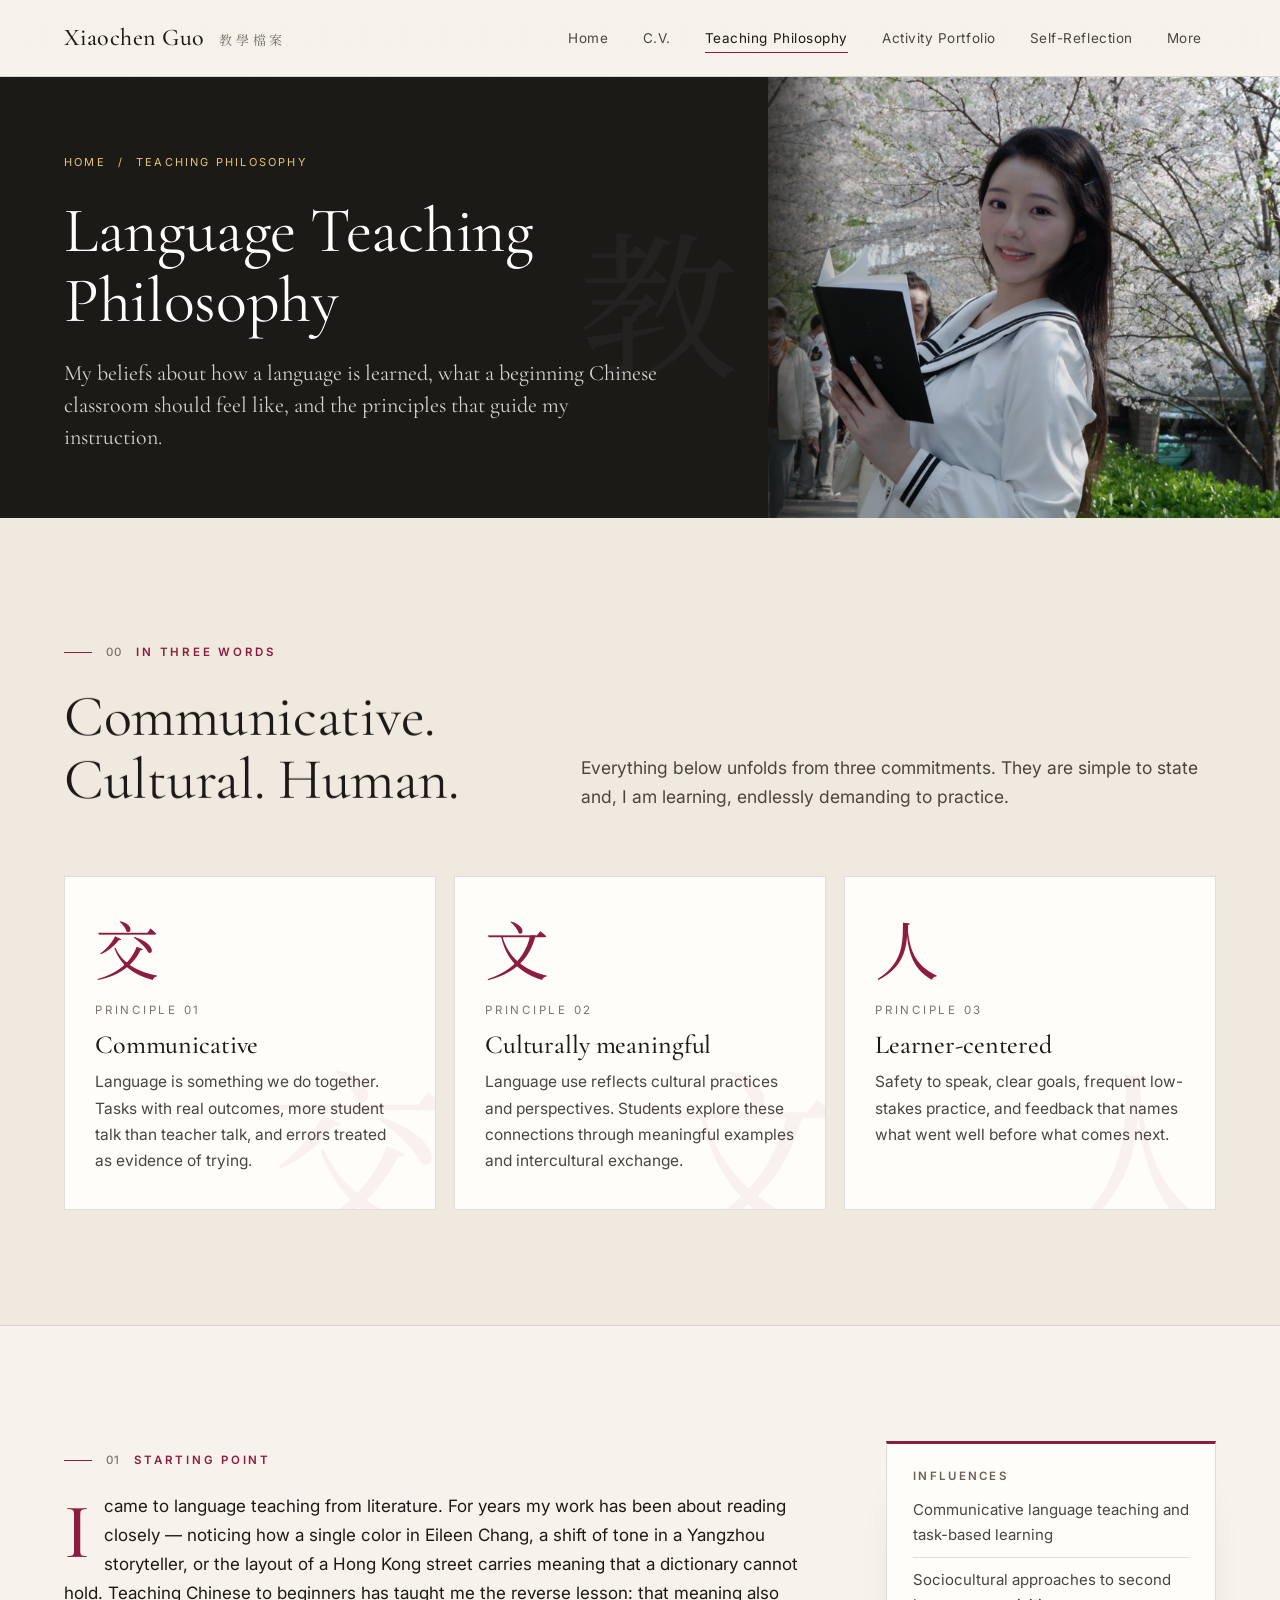
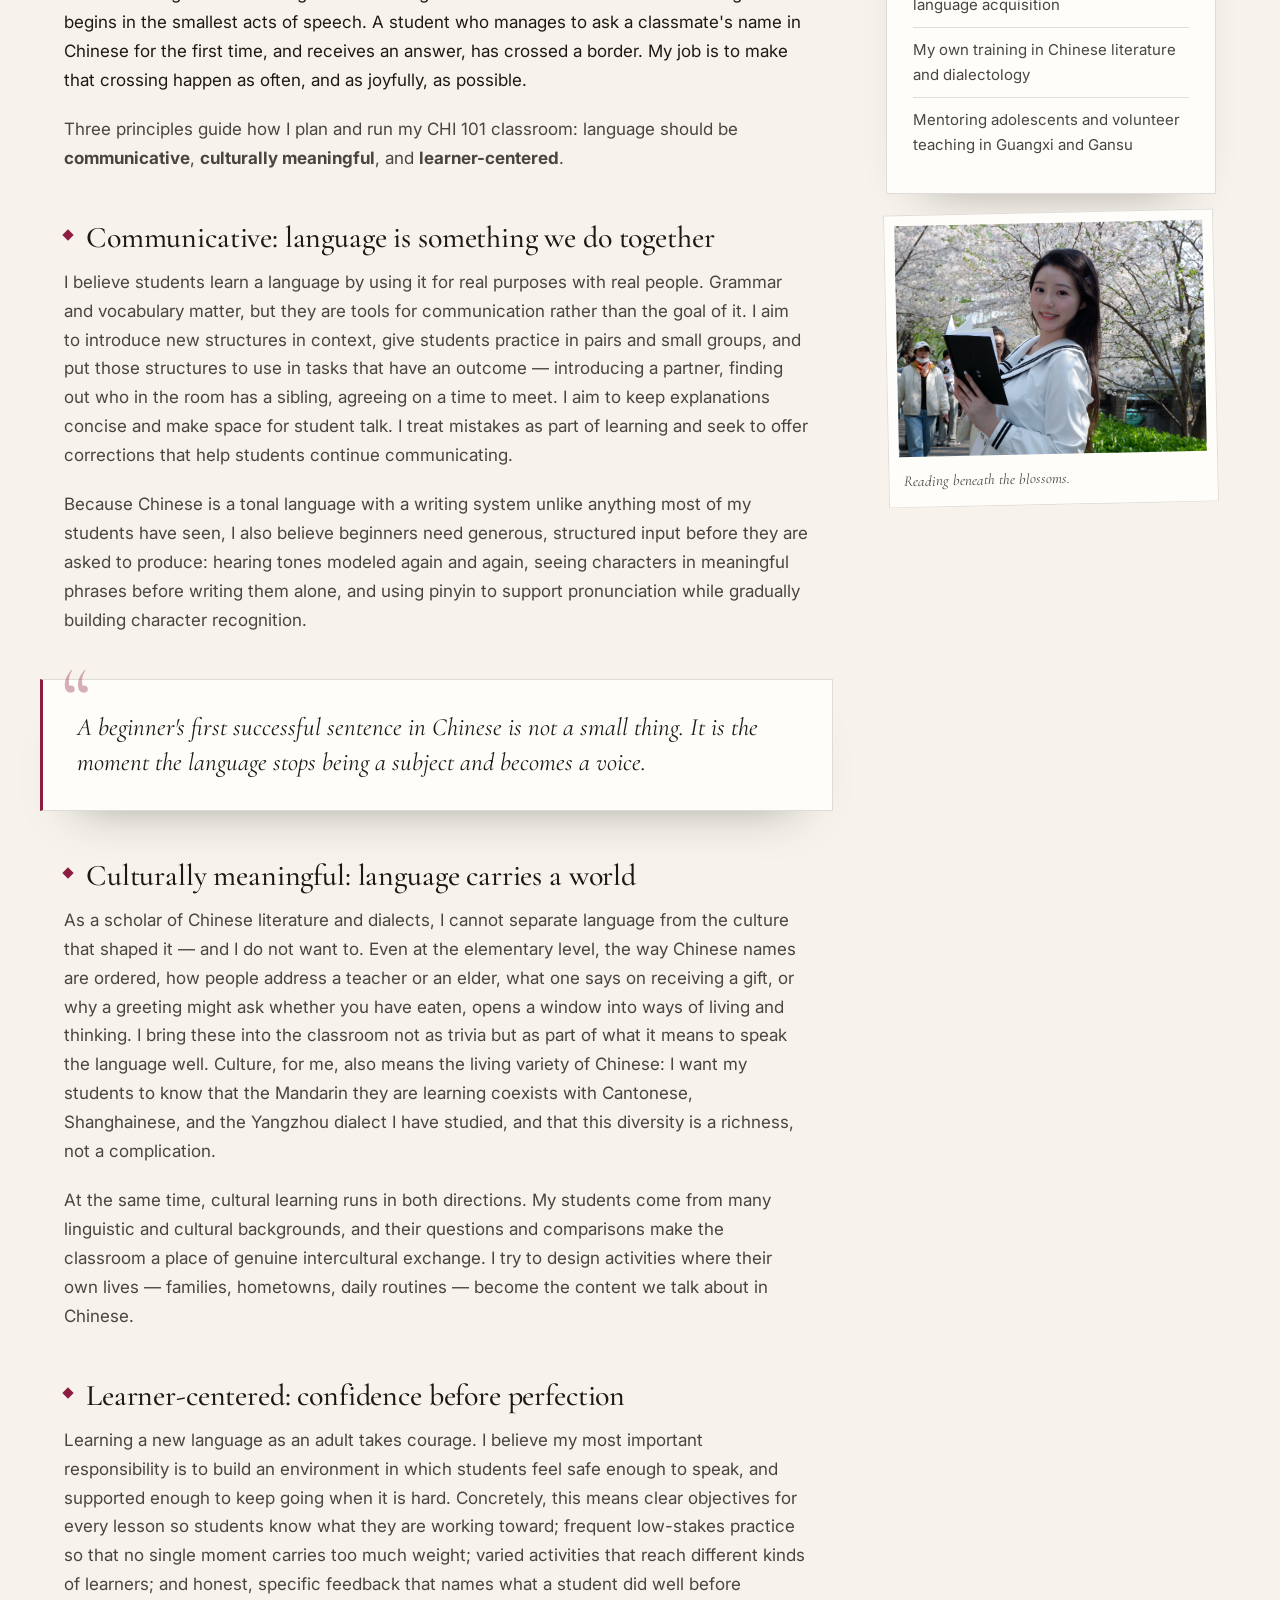
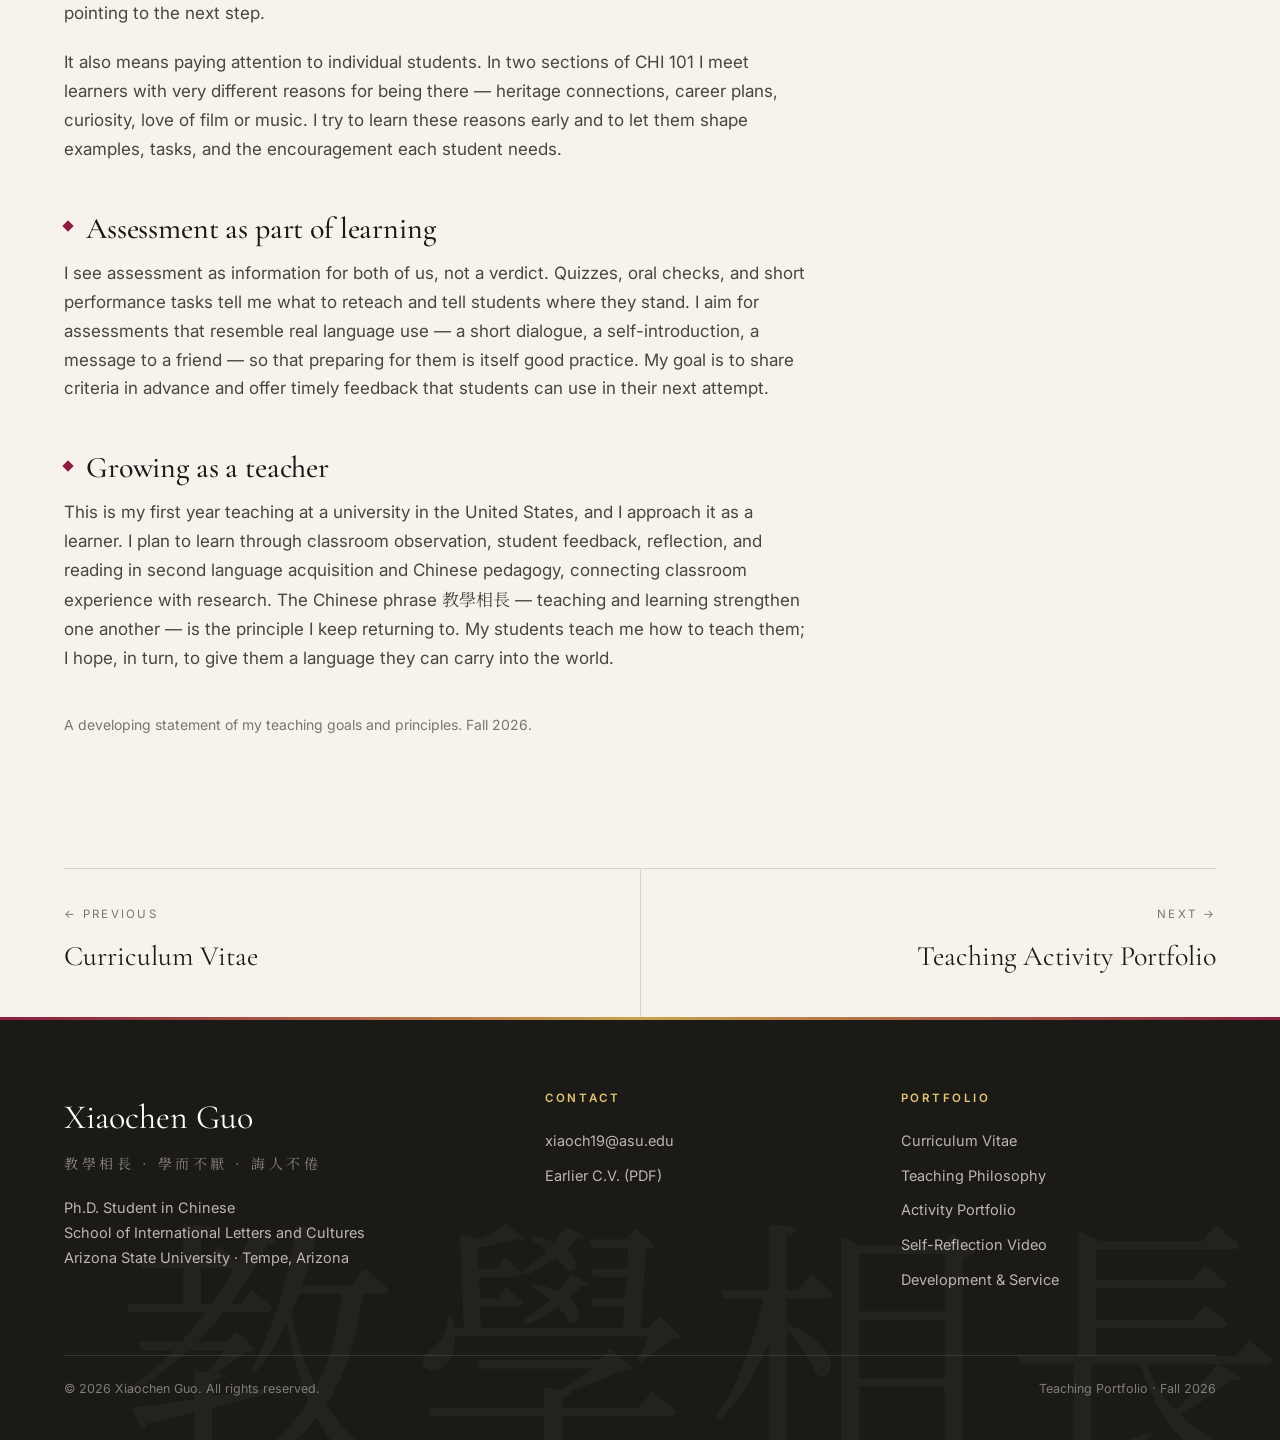
<file: philosophy.html>
<!DOCTYPE html>
<html lang="en">
<head>
  <meta charset="UTF-8">
  <meta name="viewport" content="width=device-width, initial-scale=1.0">
  <title>Teaching Philosophy · Xiaochen Guo</title>
  <meta name="description" content="Xiaochen Guo's language teaching philosophy: communicative, culturally meaningful, learner-centered Chinese instruction.">
  <link rel="preconnect" href="https://fonts.googleapis.com">
  <link rel="preconnect" href="https://fonts.gstatic.com" crossorigin>
  <link href="https://fonts.googleapis.com/css2?family=Cormorant+Garamond:ital,wght@0,300;0,400;0,500;0,600;1,300;1,400&family=Inter:wght@400;500;600&family=Noto+Serif+SC:wght@400;600&display=swap" rel="stylesheet">
  <link rel="stylesheet" href="style.css">
  <link rel="stylesheet" href="refinements.css">
  <link rel="icon" href="data:image/svg+xml,%3Csvg xmlns='http://www.w3.org/2000/svg' viewBox='0 0 64 64'%3E%3Crect width='64' height='64' fill='%238c1d40'/%3E%3Ctext x='32' y='44' font-family='Georgia,serif' font-size='34' fill='%23fff' text-anchor='middle'%3EXG%3C/text%3E%3C/svg%3E">
</head>
<body>

<header class="site-header">
  <div class="wrap">
    <a class="brand" href="index.html"><span class="name">Xiaochen Guo</span><span class="han">教學檔案</span></a>
    <button class="nav-toggle" aria-label="Menu" aria-expanded="false" aria-controls="primary-nav"><span></span><span></span><span></span></button>
    <nav class="nav" id="primary-nav" aria-label="Primary">
      <a href="index.html">Home</a>
      <a href="cv.html">C.V.</a>
      <a href="philosophy.html">Teaching Philosophy</a>
      <a href="portfolio.html">Activity Portfolio</a>
      <a href="reflection.html">Self-Reflection</a>
      <a href="more.html">More</a>
    </nav>
  </div>
</header>

<section class="page-head" style="--ph-img:url(assets/blossom.jpg);--ph-pos:60% 30%">
  <div class="ph-bg" aria-hidden="true"></div>
  <div class="han-bg">教</div>
  <div class="wrap">
    <div class="crumbs"><a href="index.html">Home</a><span>/</span><span>Teaching Philosophy</span></div>
    <h1>Language Teaching Philosophy</h1>
    <p class="sub">My beliefs about how a language is learned, what a beginning Chinese classroom should feel like, and the principles that guide my instruction.</p>
  </div>
</section>

<section class="section tint" style="border-top:0">
  <div class="wrap">
    <div class="section-head reveal">
      <div>
        <div class="eyebrow"><span class="num">00</span> In three words</div>
        <h2>Communicative.<br>Cultural. Human.</h2>
      </div>
      <p>Everything below unfolds from three commitments. They are simple to state and, I am learning, endlessly demanding to practice.</p>
    </div>
    <div class="pillars stagger">
      <div class="pillar">
        <span class="bighan">交</span>
        <span class="han">交</span>
        <div class="n">Principle 01</div>
        <h3>Communicative</h3>
        <p>Language is something we do together. Tasks with real outcomes, more student talk than teacher talk, and errors treated as evidence of trying.</p>
      </div>
      <div class="pillar">
        <span class="bighan">文</span>
        <span class="han">文</span>
        <div class="n">Principle 02</div>
        <h3>Culturally meaningful</h3>
        <p>Language use reflects cultural practices and perspectives. Students explore these connections through meaningful examples and intercultural exchange.</p>
      </div>
      <div class="pillar">
        <span class="bighan">人</span>
        <span class="han">人</span>
        <div class="n">Principle 03</div>
        <h3>Learner-centered</h3>
        <p>Safety to speak, clear goals, frequent low-stakes practice, and feedback that names what went well before what comes next.</p>
      </div>
    </div>
  </div>
</section>

<section class="section">
  <div class="wrap split">
    <article class="prose reveal">
      <div class="eyebrow"><span class="num">01</span> Starting point</div>
      <p class="drop">I came to language teaching from literature. For years my work has been about reading closely — noticing how a single color in Eileen Chang, a shift of tone in a Yangzhou storyteller, or the layout of a Hong Kong street carries meaning that a dictionary cannot hold. Teaching Chinese to beginners has taught me the reverse lesson: that meaning also begins in the smallest acts of speech. A student who manages to ask a classmate's name in Chinese for the first time, and receives an answer, has crossed a border. My job is to make that crossing happen as often, and as joyfully, as possible.</p>
      <p>Three principles guide how I plan and run my CHI 101 classroom: language should be <strong>communicative</strong>, <strong>culturally meaningful</strong>, and <strong>learner-centered</strong>.</p>

      <h3>Communicative: language is something we do together</h3>
      <p>I believe students learn a language by using it for real purposes with real people. Grammar and vocabulary matter, but they are tools for communication rather than the goal of it. I aim to introduce new structures in context, give students practice in pairs and small groups, and put those structures to use in tasks that have an outcome — introducing a partner, finding out who in the room has a sibling, agreeing on a time to meet. I aim to keep explanations concise and make space for student talk. I treat mistakes as part of learning and seek to offer corrections that help students continue communicating.</p>
      <p>Because Chinese is a tonal language with a writing system unlike anything most of my students have seen, I also believe beginners need generous, structured input before they are asked to produce: hearing tones modeled again and again, seeing characters in meaningful phrases before writing them alone, and using pinyin to support pronunciation while gradually building character recognition.</p>

      <blockquote>A beginner's first successful sentence in Chinese is not a small thing. It is the moment the language stops being a subject and becomes a voice.</blockquote>

      <h3>Culturally meaningful: language carries a world</h3>
      <p>As a scholar of Chinese literature and dialects, I cannot separate language from the culture that shaped it — and I do not want to. Even at the elementary level, the way Chinese names are ordered, how people address a teacher or an elder, what one says on receiving a gift, or why a greeting might ask whether you have eaten, opens a window into ways of living and thinking. I bring these into the classroom not as trivia but as part of what it means to speak the language well. Culture, for me, also means the living variety of Chinese: I want my students to know that the Mandarin they are learning coexists with Cantonese, Shanghainese, and the Yangzhou dialect I have studied, and that this diversity is a richness, not a complication.</p>
      <p>At the same time, cultural learning runs in both directions. My students come from many linguistic and cultural backgrounds, and their questions and comparisons make the classroom a place of genuine intercultural exchange. I try to design activities where their own lives — families, hometowns, daily routines — become the content we talk about in Chinese.</p>

      <h3>Learner-centered: confidence before perfection</h3>
      <p>Learning a new language as an adult takes courage. I believe my most important responsibility is to build an environment in which students feel safe enough to speak, and supported enough to keep going when it is hard. Concretely, this means clear objectives for every lesson so students know what they are working toward; frequent low-stakes practice so that no single moment carries too much weight; varied activities that reach different kinds of learners; and honest, specific feedback that names what a student did well before pointing to the next step.</p>
      <p>It also means paying attention to individual students. In two sections of CHI 101 I meet learners with very different reasons for being there — heritage connections, career plans, curiosity, love of film or music. I try to learn these reasons early and to let them shape examples, tasks, and the encouragement each student needs.</p>

      <h3>Assessment as part of learning</h3>
      <p>I see assessment as information for both of us, not a verdict. Quizzes, oral checks, and short performance tasks tell me what to reteach and tell students where they stand. I aim for assessments that resemble real language use — a short dialogue, a self-introduction, a message to a friend — so that preparing for them is itself good practice. My goal is to share criteria in advance and offer timely feedback that students can use in their next attempt.</p>

      <h3>Growing as a teacher</h3>
      <p>This is my first year teaching at a university in the United States, and I approach it as a learner. I plan to learn through classroom observation, student feedback, reflection, and reading in second language acquisition and Chinese pedagogy, connecting classroom experience with research. The Chinese phrase <span class="cjk">教學相長</span> — teaching and learning strengthen one another — is the principle I keep returning to. My students teach me how to teach them; I hope, in turn, to give them a language they can carry into the world.</p>
      <p style="font-size:14px;color:var(--ink-3);margin-top:40px">A developing statement of my teaching goals and principles. Fall 2026.</p>
    </article>

    <aside class="reveal">
      <div class="aside-card">
        <h4>Influences</h4>
        <ul>
          <li>Communicative language teaching and task-based learning</li>
          <li>Sociocultural approaches to second language acquisition</li>
          <li>My own training in Chinese literature and dialectology</li>
          <li>Mentoring adolescents and volunteer teaching in Guangxi and Gansu</li>
        </ul>
      </div>
      <figure class="aside-photo">
        <img src="assets/blossom.jpg" alt="Reading beneath cherry blossoms" loading="lazy" style="aspect-ratio:4/3;object-fit:cover;object-position:60% 30%">
        <figcaption>Reading beneath the blossoms.</figcaption>
      </figure>
    </aside>
  </div>
</section>

<div class="wrap">
  <nav class="pager" aria-label="Portfolio sections">
    <a href="cv.html"><div class="lbl">← Previous</div><div class="ttl">Curriculum Vitae</div></a>
    <a href="portfolio.html"><div class="lbl">Next →</div><div class="ttl">Teaching Activity Portfolio</div></a>
  </nav>
</div>

<footer class="site-footer" id="contact">
  <div class="wm" aria-hidden="true">教學相長</div>
  <div class="wrap">
    <div>
      <div class="fname">Xiaochen Guo</div>
      <div class="han">教學相長 · 學而不厭 · 誨人不倦</div>
      <p>Ph.D. Student in Chinese<br>School of International Letters and Cultures<br>Arizona State University · Tempe, Arizona</p>
    </div>
    <div>
      <h5>Contact</h5>
      <ul>
        <li><a href="mailto:xiaoch19@asu.edu">xiaoch19@asu.edu</a></li>
        <li><a href="assets/Guo-Xiaochen-CV.pdf" target="_blank" rel="noopener">Earlier C.V. (PDF)</a></li>
      </ul>
    </div>
    <div>
      <h5>Portfolio</h5>
      <ul>
        <li><a href="cv.html">Curriculum Vitae</a></li>
        <li><a href="philosophy.html">Teaching Philosophy</a></li>
        <li><a href="portfolio.html">Activity Portfolio</a></li>
        <li><a href="reflection.html">Self-Reflection Video</a></li>
        <li><a href="more.html">Development &amp; Service</a></li>
      </ul>
    </div>
    <div class="bottom">
      <span>© <span id="year">2026</span> Xiaochen Guo. All rights reserved.</span>
      <span>Teaching Portfolio · Fall 2026</span>
    </div>
  </div>
</footer>

<script src="main.js"></script>
</body>
</html>
</file>
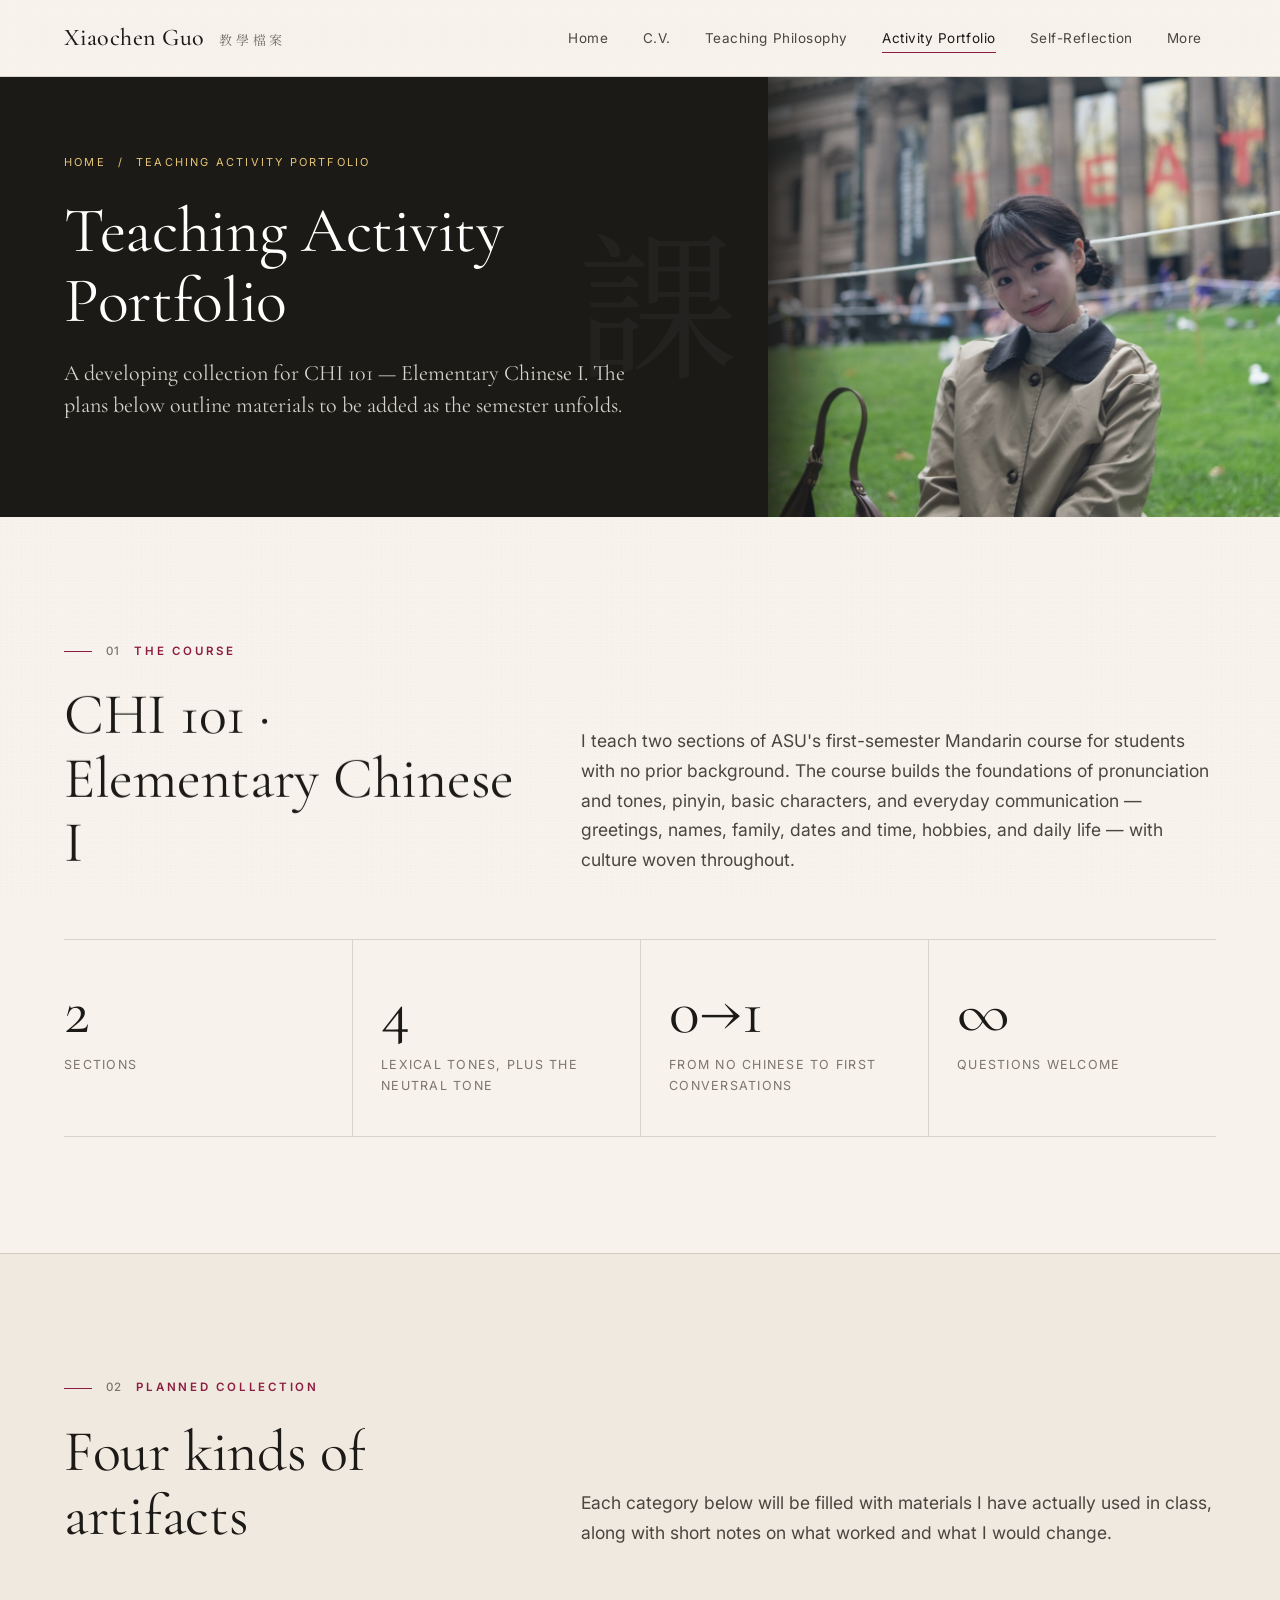
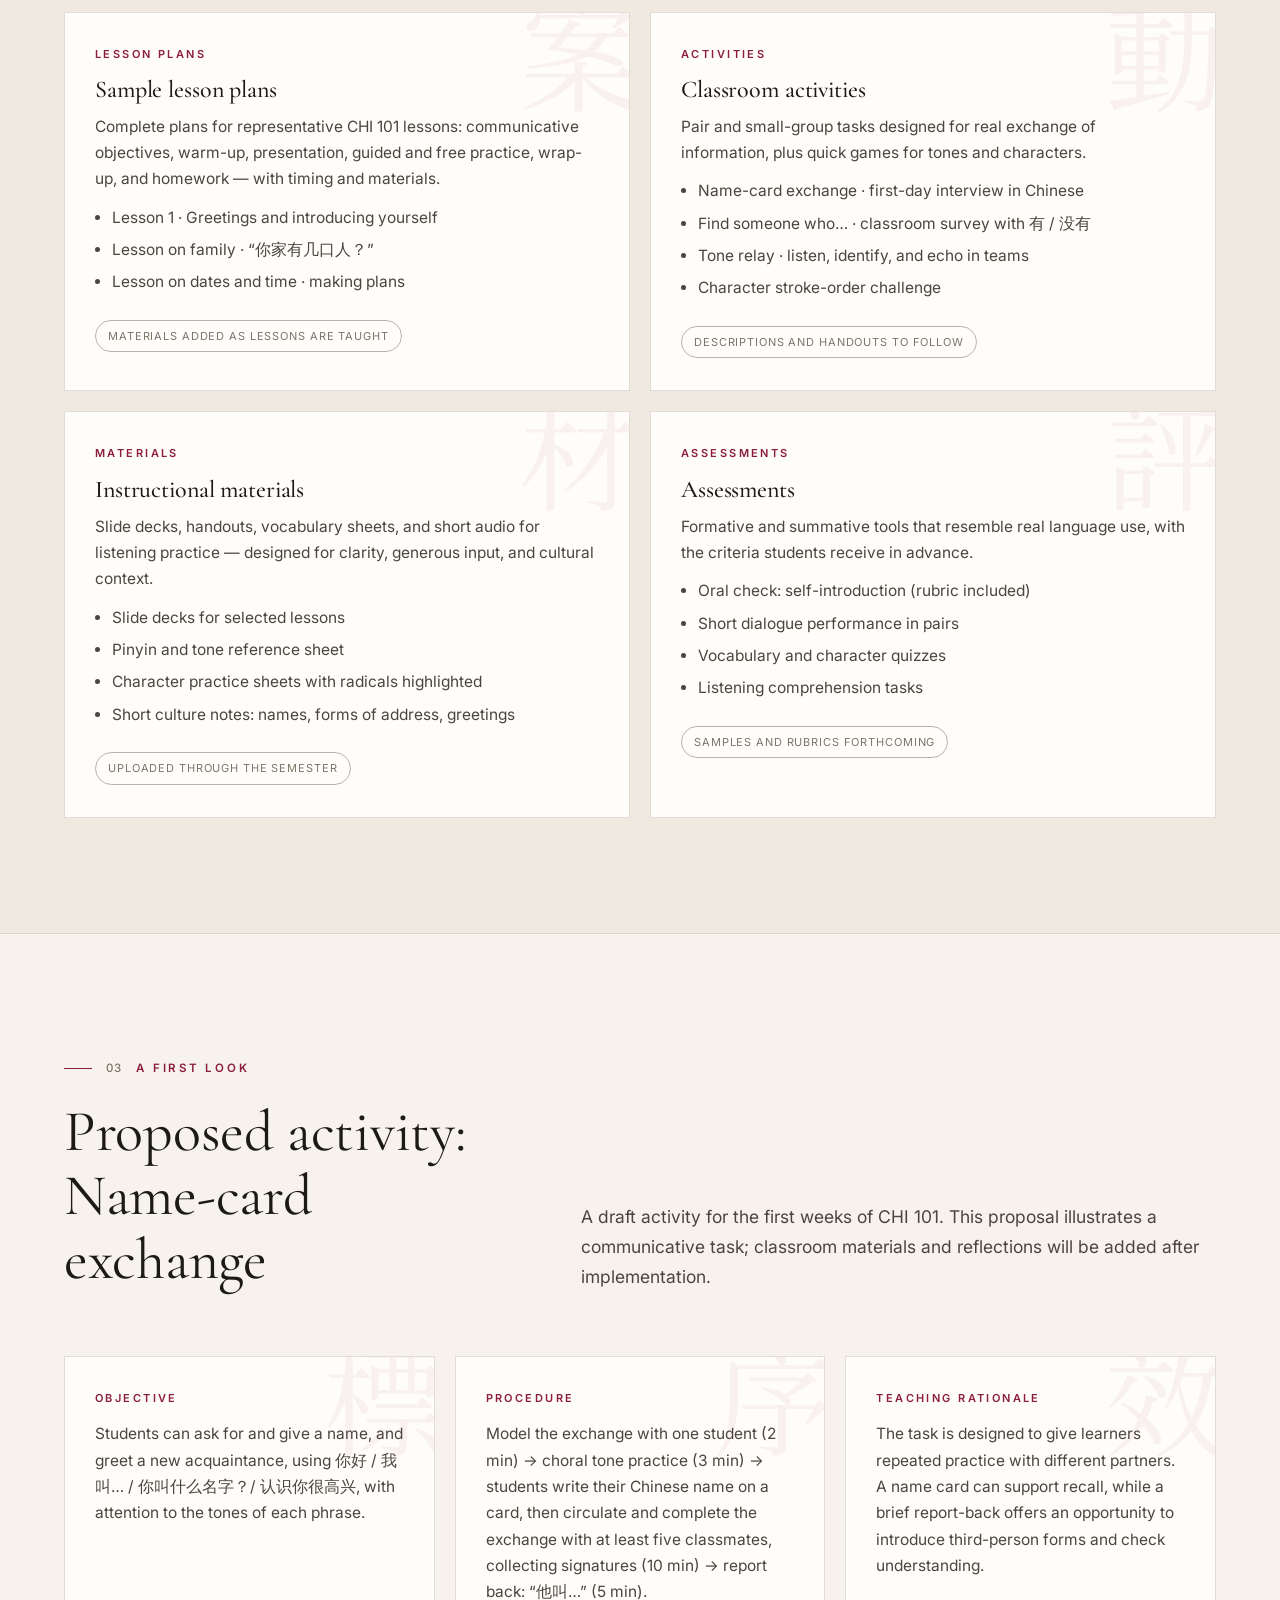
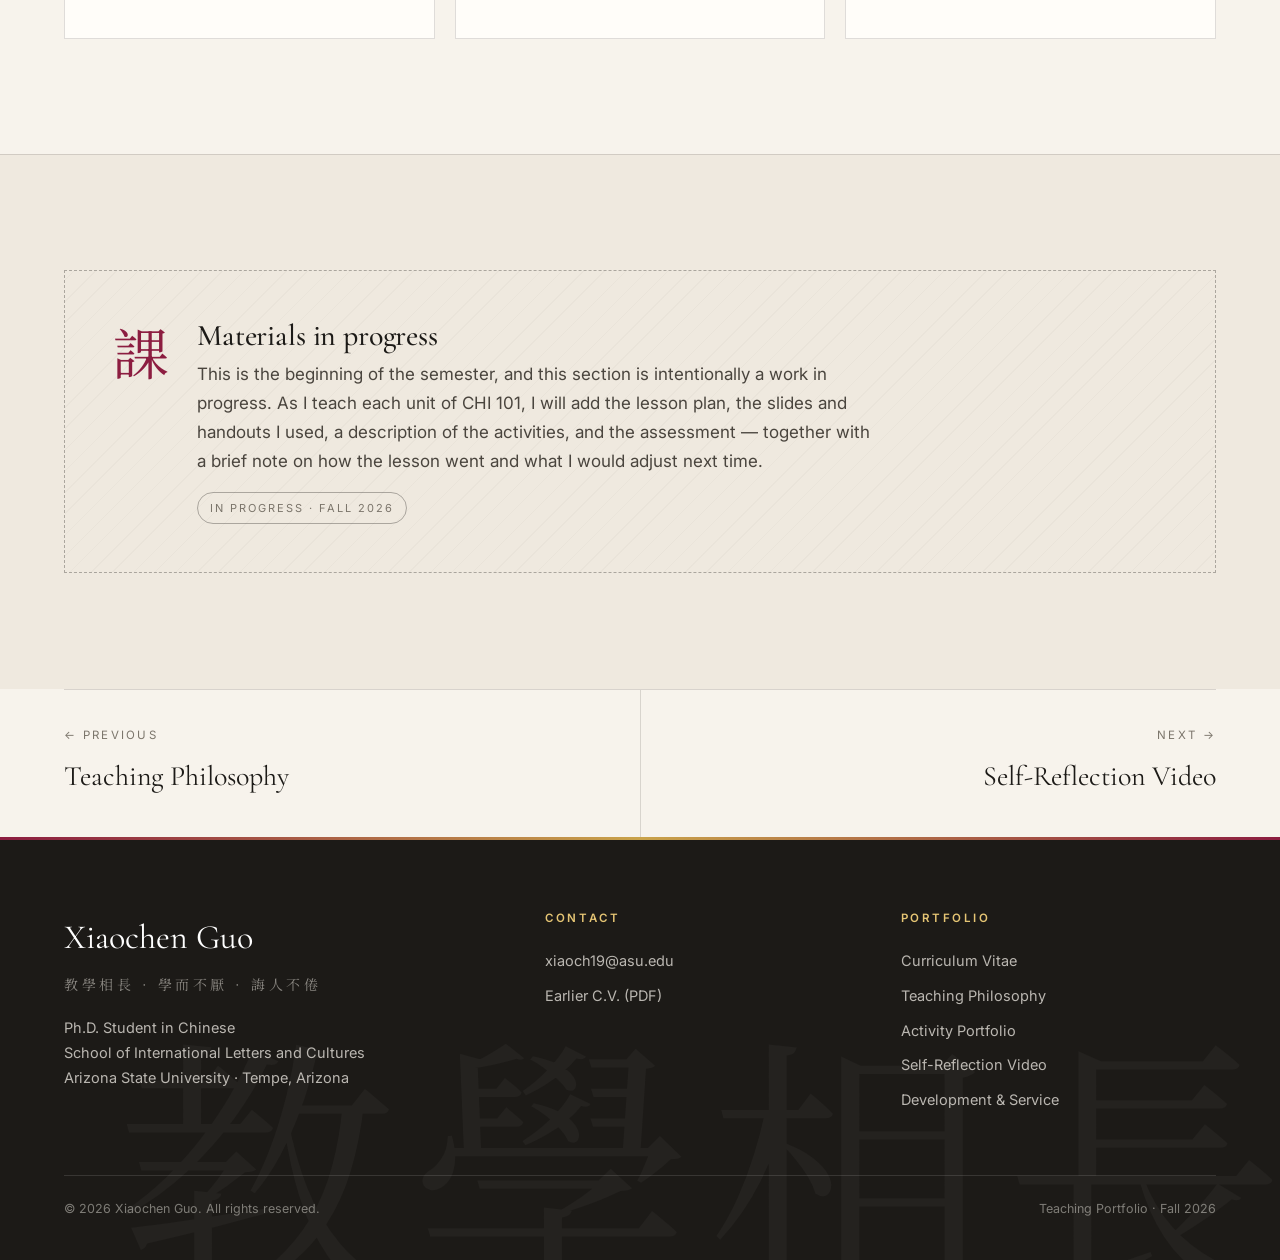
<file: portfolio.html>
<!DOCTYPE html>
<html lang="en">
<head>
  <meta charset="UTF-8">
  <meta name="viewport" content="width=device-width, initial-scale=1.0">
  <title>Teaching Activity Portfolio · Xiaochen Guo</title>
  <meta name="description" content="Planned activities and a developing collection of teaching materials for Xiaochen Guo's CHI 101 classroom.">
  <link rel="preconnect" href="https://fonts.googleapis.com">
  <link rel="preconnect" href="https://fonts.gstatic.com" crossorigin>
  <link href="https://fonts.googleapis.com/css2?family=Cormorant+Garamond:ital,wght@0,300;0,400;0,500;0,600;1,300;1,400&family=Inter:wght@400;500;600&family=Noto+Serif+SC:wght@400;600&display=swap" rel="stylesheet">
  <link rel="stylesheet" href="style.css">
  <link rel="stylesheet" href="refinements.css">
  <link rel="icon" href="data:image/svg+xml,%3Csvg xmlns='http://www.w3.org/2000/svg' viewBox='0 0 64 64'%3E%3Crect width='64' height='64' fill='%238c1d40'/%3E%3Ctext x='32' y='44' font-family='Georgia,serif' font-size='34' fill='%23fff' text-anchor='middle'%3EXG%3C/text%3E%3C/svg%3E">
</head>
<body>

<header class="site-header">
  <div class="wrap">
    <a class="brand" href="index.html"><span class="name">Xiaochen Guo</span><span class="han">教學檔案</span></a>
    <button class="nav-toggle" aria-label="Menu" aria-expanded="false" aria-controls="primary-nav"><span></span><span></span><span></span></button>
    <nav class="nav" id="primary-nav" aria-label="Primary">
      <a href="index.html">Home</a>
      <a href="cv.html">C.V.</a>
      <a href="philosophy.html">Teaching Philosophy</a>
      <a href="portfolio.html">Activity Portfolio</a>
      <a href="reflection.html">Self-Reflection</a>
      <a href="more.html">More</a>
    </nav>
  </div>
</header>

<section class="page-head" style="--ph-img:url(assets/library.jpg);--ph-pos:50% 58%">
  <div class="ph-bg" aria-hidden="true"></div>
  <div class="han-bg">課</div>
  <div class="wrap">
    <div class="crumbs"><a href="index.html">Home</a><span>/</span><span>Teaching Activity Portfolio</span></div>
    <h1>Teaching Activity Portfolio</h1>
    <p class="sub">A developing collection for CHI 101 — Elementary Chinese I. The plans below outline materials to be added as the semester unfolds.</p>
  </div>
</section>

<section class="section">
  <div class="wrap">
    <div class="section-head reveal">
      <div>
        <div class="eyebrow"><span class="num">01</span> The course</div>
        <h2>CHI 101 · Elementary Chinese I</h2>
      </div>
      <p>I teach two sections of ASU's first-semester Mandarin course for students with no prior background. The course builds the foundations of pronunciation and tones, pinyin, basic characters, and everyday communication — greetings, names, family, dates and time, hobbies, and daily life — with culture woven throughout.</p>
    </div>
    <div class="stats reveal">
      <div class="stat"><div class="v">2</div><div class="l">Sections</div></div>
      <div class="stat"><div class="v">4</div><div class="l">Lexical tones, plus the neutral tone</div></div>
      <div class="stat"><div class="v">0→1</div><div class="l">From no Chinese to first conversations</div></div>
      <div class="stat"><div class="v">∞</div><div class="l">Questions welcome</div></div>
    </div>
  </div>
</section>

<section class="section tint">
  <div class="wrap">
    <div class="section-head reveal">
      <div>
        <div class="eyebrow"><span class="num">02</span> Planned collection</div>
        <h2>Four kinds of artifacts</h2>
      </div>
      <p>Each category below will be filled with materials I have actually used in class, along with short notes on what worked and what I would change.</p>
    </div>
    <div class="grid-2 stagger">
      <div class="panel">
        <span class="phan">案</span>
        <div class="label">Lesson plans</div>
        <h3>Sample lesson plans</h3>
        <p>Complete plans for representative CHI 101 lessons: communicative objectives, warm-up, presentation, guided and free practice, wrap-up, and homework — with timing and materials.</p>
        <ul>
          <li>Lesson 1 · Greetings and introducing yourself</li>
          <li>Lesson on family · “你家有几口人？”</li>
          <li>Lesson on dates and time · making plans</li>
        </ul>
        <span class="soon">Materials added as lessons are taught</span>
      </div>
      <div class="panel">
        <span class="phan">動</span>
        <div class="label">Activities</div>
        <h3>Classroom activities</h3>
        <p>Pair and small-group tasks designed for real exchange of information, plus quick games for tones and characters.</p>
        <ul>
          <li>Name-card exchange · first-day interview in Chinese</li>
          <li>Find someone who… · classroom survey with 有 / 没有</li>
          <li>Tone relay · listen, identify, and echo in teams</li>
          <li>Character stroke-order challenge</li>
        </ul>
        <span class="soon">Descriptions and handouts to follow</span>
      </div>
      <div class="panel">
        <span class="phan">材</span>
        <div class="label">Materials</div>
        <h3>Instructional materials</h3>
        <p>Slide decks, handouts, vocabulary sheets, and short audio for listening practice — designed for clarity, generous input, and cultural context.</p>
        <ul>
          <li>Slide decks for selected lessons</li>
          <li>Pinyin and tone reference sheet</li>
          <li>Character practice sheets with radicals highlighted</li>
          <li>Short culture notes: names, forms of address, greetings</li>
        </ul>
        <span class="soon">Uploaded through the semester</span>
      </div>
      <div class="panel">
        <span class="phan">評</span>
        <div class="label">Assessments</div>
        <h3>Assessments</h3>
        <p>Formative and summative tools that resemble real language use, with the criteria students receive in advance.</p>
        <ul>
          <li>Oral check: self-introduction (rubric included)</li>
          <li>Short dialogue performance in pairs</li>
          <li>Vocabulary and character quizzes</li>
          <li>Listening comprehension tasks</li>
        </ul>
        <span class="soon">Samples and rubrics forthcoming</span>
      </div>
    </div>
  </div>
</section>

<section class="section">
  <div class="wrap">
    <div class="section-head reveal">
      <div>
        <div class="eyebrow"><span class="num">03</span> A first look</div>
        <h2>Proposed activity: Name-card exchange</h2>
      </div>
      <p>A draft activity for the first weeks of CHI 101. This proposal illustrates a communicative task; classroom materials and reflections will be added after implementation.</p>
    </div>
    <div class="grid-3 stagger">
      <div class="panel">
        <span class="phan">標</span>
        <div class="label">Objective</div>
        <p>Students can ask for and give a name, and greet a new acquaintance, using 你好 / 我叫… / 你叫什么名字？/ 认识你很高兴, with attention to the tones of each phrase.</p>
      </div>
      <div class="panel">
        <span class="phan">序</span>
        <div class="label">Procedure</div>
        <p>Model the exchange with one student (2 min) → choral tone practice (3 min) → students write their Chinese name on a card, then circulate and complete the exchange with at least five classmates, collecting signatures (10 min) → report back: “他叫…” (5 min).</p>
      </div>
      <div class="panel">
        <span class="phan">效</span>
        <div class="label">Teaching rationale</div>
        <p>The task is designed to give learners repeated practice with different partners. A name card can support recall, while a brief report-back offers an opportunity to introduce third-person forms and check understanding.</p>
      </div>
    </div>
  </div>
</section>

<section class="section tint">
  <div class="wrap">
    <div class="placeholder reveal">
      <div class="glyph">課</div>
      <div>
        <h3>Materials in progress</h3>
        <p>This is the beginning of the semester, and this section is intentionally a work in progress. As I teach each unit of CHI 101, I will add the lesson plan, the slides and handouts I used, a description of the activities, and the assessment — together with a brief note on how the lesson went and what I would adjust next time.</p>
        <span class="status">In progress · Fall 2026</span>
      </div>
    </div>
  </div>
</section>

<div class="wrap">
  <nav class="pager" aria-label="Portfolio sections">
    <a href="philosophy.html"><div class="lbl">← Previous</div><div class="ttl">Teaching Philosophy</div></a>
    <a href="reflection.html"><div class="lbl">Next →</div><div class="ttl">Self-Reflection Video</div></a>
  </nav>
</div>

<footer class="site-footer" id="contact">
  <div class="wm" aria-hidden="true">教學相長</div>
  <div class="wrap">
    <div>
      <div class="fname">Xiaochen Guo</div>
      <div class="han">教學相長 · 學而不厭 · 誨人不倦</div>
      <p>Ph.D. Student in Chinese<br>School of International Letters and Cultures<br>Arizona State University · Tempe, Arizona</p>
    </div>
    <div>
      <h5>Contact</h5>
      <ul>
        <li><a href="mailto:xiaoch19@asu.edu">xiaoch19@asu.edu</a></li>
        <li><a href="assets/Guo-Xiaochen-CV.pdf" target="_blank" rel="noopener">Earlier C.V. (PDF)</a></li>
      </ul>
    </div>
    <div>
      <h5>Portfolio</h5>
      <ul>
        <li><a href="cv.html">Curriculum Vitae</a></li>
        <li><a href="philosophy.html">Teaching Philosophy</a></li>
        <li><a href="portfolio.html">Activity Portfolio</a></li>
        <li><a href="reflection.html">Self-Reflection Video</a></li>
        <li><a href="more.html">Development &amp; Service</a></li>
      </ul>
    </div>
    <div class="bottom">
      <span>© <span id="year">2026</span> Xiaochen Guo. All rights reserved.</span>
      <span>Teaching Portfolio · Fall 2026</span>
    </div>
  </div>
</footer>

<script src="main.js"></script>
</body>
</html>
</file>
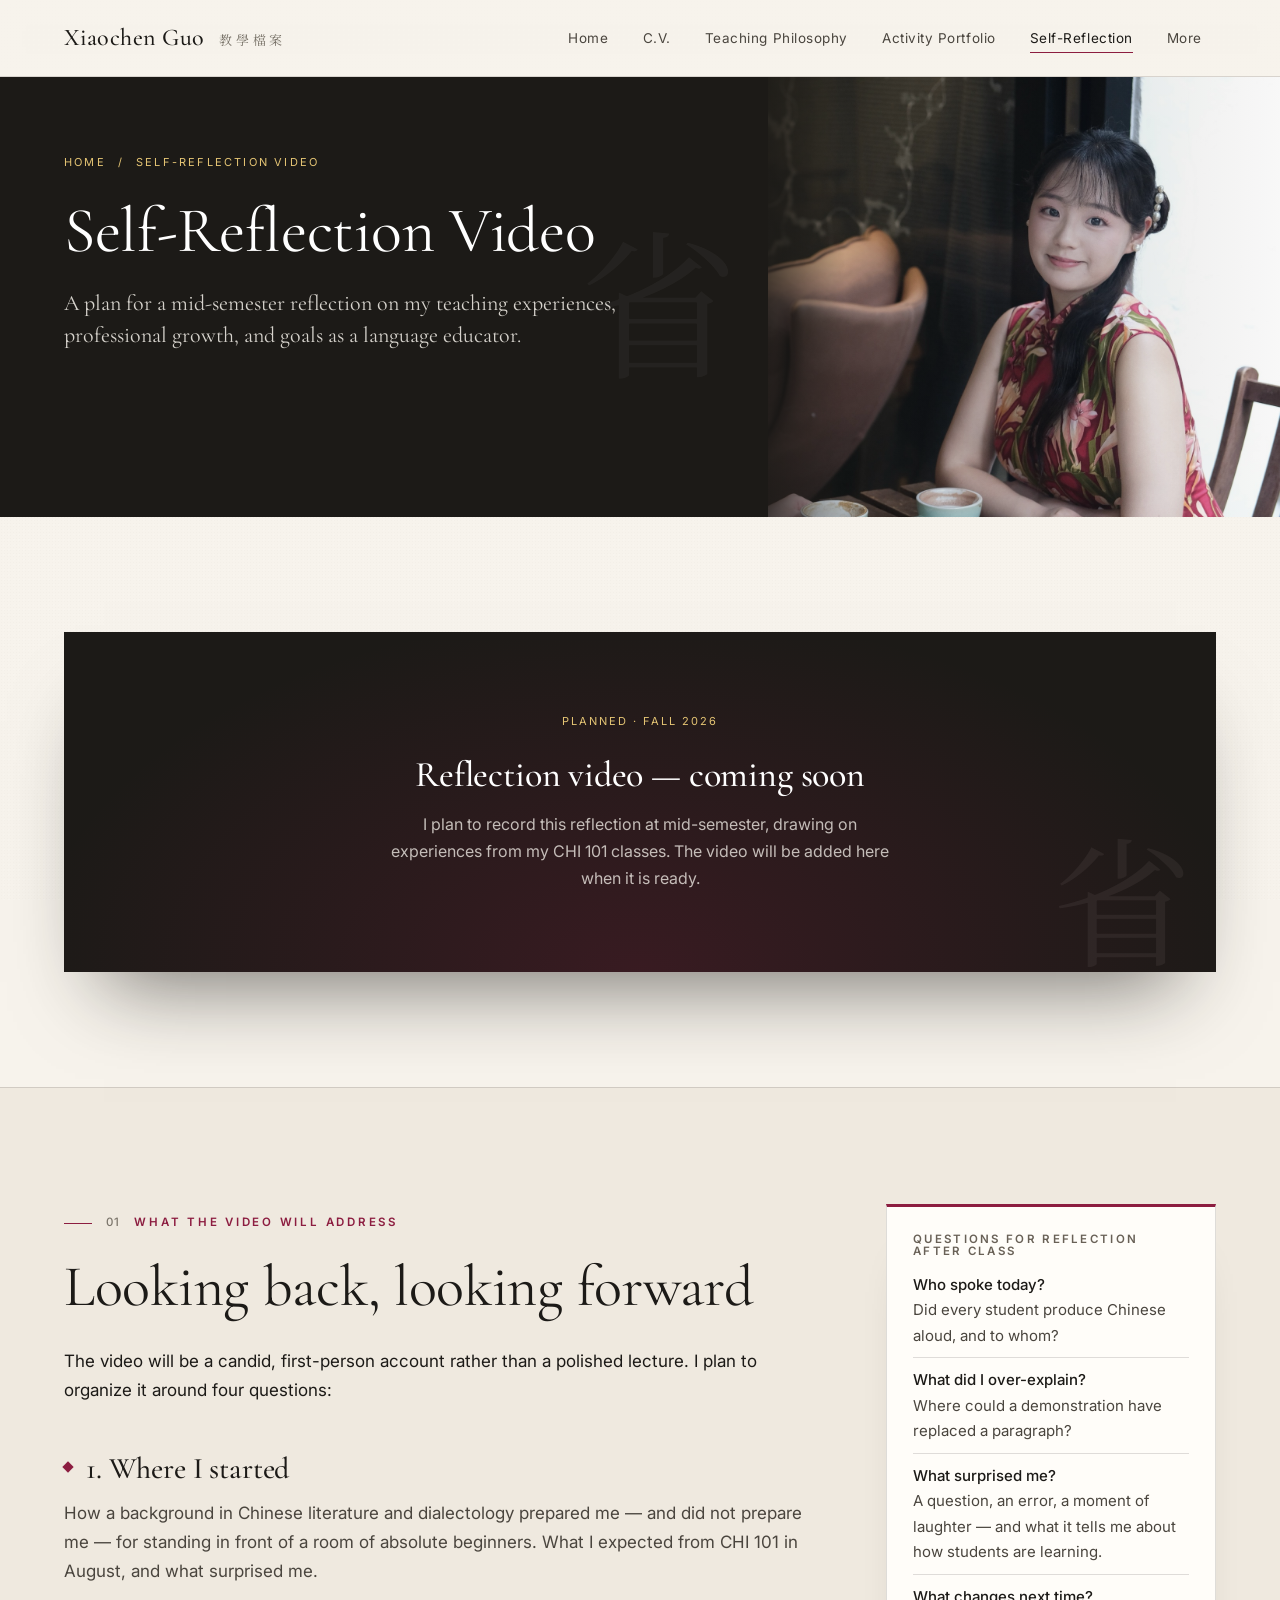
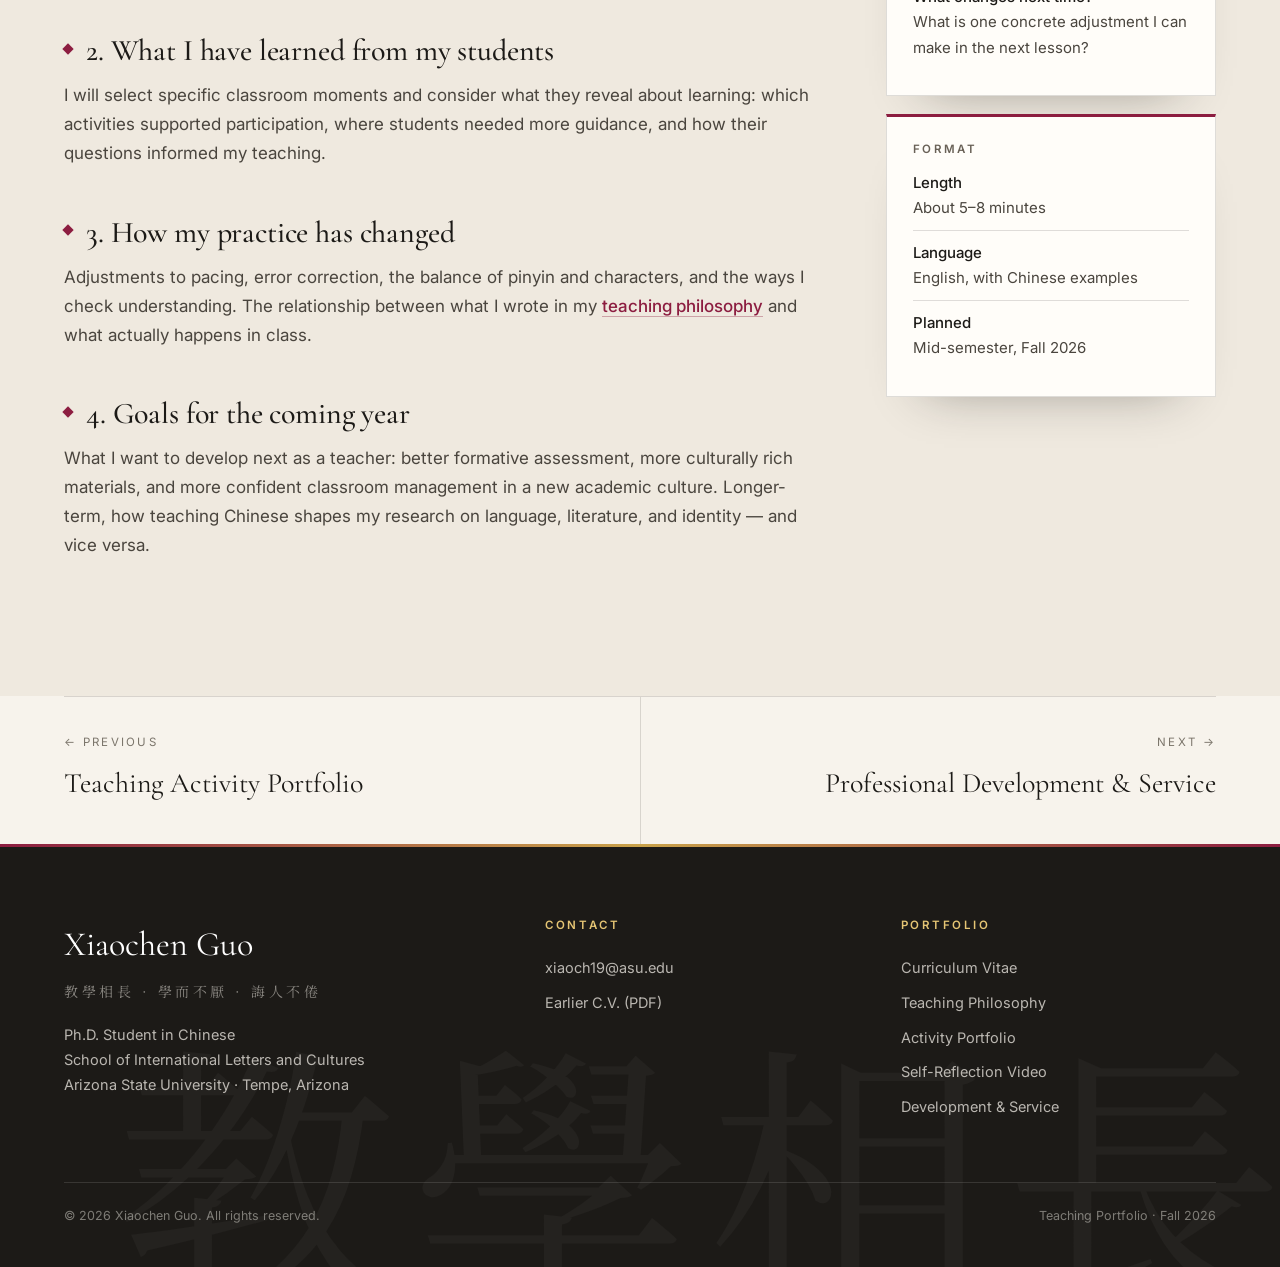
<file: reflection.html>
<!DOCTYPE html>
<html lang="en">
<head>
  <meta charset="UTF-8">
  <meta name="viewport" content="width=device-width, initial-scale=1.0">
  <title>Self-Reflection Video · Xiaochen Guo</title>
  <meta name="description" content="A plan for Xiaochen Guo's mid-semester teaching reflection. Video coming soon.">
  <link rel="preconnect" href="https://fonts.googleapis.com">
  <link rel="preconnect" href="https://fonts.gstatic.com" crossorigin>
  <link href="https://fonts.googleapis.com/css2?family=Cormorant+Garamond:ital,wght@0,300;0,400;0,500;0,600;1,300;1,400&family=Inter:wght@400;500;600&family=Noto+Serif+SC:wght@400;600&display=swap" rel="stylesheet">
  <link rel="stylesheet" href="style.css">
  <link rel="stylesheet" href="refinements.css">
  <link rel="icon" href="data:image/svg+xml,%3Csvg xmlns='http://www.w3.org/2000/svg' viewBox='0 0 64 64'%3E%3Crect width='64' height='64' fill='%238c1d40'/%3E%3Ctext x='32' y='44' font-family='Georgia,serif' font-size='34' fill='%23fff' text-anchor='middle'%3EXG%3C/text%3E%3C/svg%3E">
</head>
<body>

<header class="site-header">
  <div class="wrap">
    <a class="brand" href="index.html"><span class="name">Xiaochen Guo</span><span class="han">教學檔案</span></a>
    <button class="nav-toggle" aria-label="Menu" aria-expanded="false" aria-controls="primary-nav"><span></span><span></span><span></span></button>
    <nav class="nav" id="primary-nav" aria-label="Primary">
      <a href="index.html">Home</a>
      <a href="cv.html">C.V.</a>
      <a href="philosophy.html">Teaching Philosophy</a>
      <a href="portfolio.html">Activity Portfolio</a>
      <a href="reflection.html">Self-Reflection</a>
      <a href="more.html">More</a>
    </nav>
  </div>
</header>

<section class="page-head" style="--ph-img:url(assets/portrait-qipao.jpg);--ph-pos:55% 20%">
  <div class="ph-bg" aria-hidden="true"></div>
  <div class="han-bg">省</div>
  <div class="wrap">
    <div class="crumbs"><a href="index.html">Home</a><span>/</span><span>Self-Reflection Video</span></div>
    <h1>Self-Reflection Video</h1>
    <p class="sub">A plan for a mid-semester reflection on my teaching experiences, professional growth, and goals as a language educator.</p>
  </div>
</section>

<section class="section">
  <div class="wrap">
    <!--
      To embed the finished video, replace the .video-shell block below with an iframe, e.g.
      <div style="aspect-ratio:16/9"><iframe src="https://www.youtube.com/embed/VIDEO_ID" title="Self-reflection video" style="width:100%;height:100%;border:0" allowfullscreen></iframe></div>
    -->
    <div class="video-shell reveal">
      <div class="vbg" aria-hidden="true"></div>
      <div class="han">省</div>
      <div>
        <div class="video-status">Planned · Fall 2026</div>
        <h3>Reflection video — coming soon</h3>
        <p>I plan to record this reflection at mid-semester, drawing on experiences from my CHI 101 classes. The video will be added here when it is ready.</p>
      </div>
    </div>
  </div>
</section>

<section class="section tint">
  <div class="wrap split">
    <article class="prose reveal">
      <div class="eyebrow"><span class="num">01</span> What the video will address</div>
      <h2 style="margin-bottom:28px">Looking back, looking forward</h2>
      <p>The video will be a candid, first-person account rather than a polished lecture. I plan to organize it around four questions:</p>
      <h3>1. Where I started</h3>
      <p>How a background in Chinese literature and dialectology prepared me — and did not prepare me — for standing in front of a room of absolute beginners. What I expected from CHI 101 in August, and what surprised me.</p>
      <h3>2. What I have learned from my students</h3>
      <p>I will select specific classroom moments and consider what they reveal about learning: which activities supported participation, where students needed more guidance, and how their questions informed my teaching.</p>
      <h3>3. How my practice has changed</h3>
      <p>Adjustments to pacing, error correction, the balance of pinyin and characters, and the ways I check understanding. The relationship between what I wrote in my <a class="link" href="philosophy.html">teaching philosophy</a> and what actually happens in class.</p>
      <h3>4. Goals for the coming year</h3>
      <p>What I want to develop next as a teacher: better formative assessment, more culturally rich materials, and more confident classroom management in a new academic culture. Longer-term, how teaching Chinese shapes my research on language, literature, and identity — and vice versa.</p>
    </article>
    <aside class="reveal">
      <div class="aside-card">
        <h4>Questions for reflection after class</h4>
        <ul>
          <li><strong>Who spoke today?</strong>Did every student produce Chinese aloud, and to whom?</li>
          <li><strong>What did I over-explain?</strong>Where could a demonstration have replaced a paragraph?</li>
          <li><strong>What surprised me?</strong>A question, an error, a moment of laughter — and what it tells me about how students are learning.</li>
          <li><strong>What changes next time?</strong>What is one concrete adjustment I can make in the next lesson?</li>
        </ul>
      </div>
      <div class="aside-card">
        <h4>Format</h4>
        <ul>
          <li><strong>Length</strong>About 5–8 minutes</li>
          <li><strong>Language</strong>English, with Chinese examples</li>
          <li><strong>Planned</strong>Mid-semester, Fall 2026</li>
        </ul>
      </div>
    </aside>
  </div>
</section>

<div class="wrap">
  <nav class="pager" aria-label="Portfolio sections">
    <a href="portfolio.html"><div class="lbl">← Previous</div><div class="ttl">Teaching Activity Portfolio</div></a>
    <a href="more.html"><div class="lbl">Next →</div><div class="ttl">Professional Development &amp; Service</div></a>
  </nav>
</div>

<footer class="site-footer" id="contact">
  <div class="wm" aria-hidden="true">教學相長</div>
  <div class="wrap">
    <div>
      <div class="fname">Xiaochen Guo</div>
      <div class="han">教學相長 · 學而不厭 · 誨人不倦</div>
      <p>Ph.D. Student in Chinese<br>School of International Letters and Cultures<br>Arizona State University · Tempe, Arizona</p>
    </div>
    <div>
      <h5>Contact</h5>
      <ul>
        <li><a href="mailto:xiaoch19@asu.edu">xiaoch19@asu.edu</a></li>
        <li><a href="assets/Guo-Xiaochen-CV.pdf" target="_blank" rel="noopener">Earlier C.V. (PDF)</a></li>
      </ul>
    </div>
    <div>
      <h5>Portfolio</h5>
      <ul>
        <li><a href="cv.html">Curriculum Vitae</a></li>
        <li><a href="philosophy.html">Teaching Philosophy</a></li>
        <li><a href="portfolio.html">Activity Portfolio</a></li>
        <li><a href="reflection.html">Self-Reflection Video</a></li>
        <li><a href="more.html">Development &amp; Service</a></li>
      </ul>
    </div>
    <div class="bottom">
      <span>© <span id="year">2026</span> Xiaochen Guo. All rights reserved.</span>
      <span>Teaching Portfolio · Fall 2026</span>
    </div>
  </div>
</footer>

<script src="main.js"></script>
</body>
</html>
</file>
<file: style.css>
/* ─────────────────────────────────────────────────────────────
   Xiaochen Guo · Teaching Portfolio
   Palette: paper / ink / cinnabar (ASU maroon family) / gold
   ───────────────────────────────────────────────────────────── */

:root {
  --paper: #f7f3ec;
  --paper-2: #efe9df;
  --paper-3: #e6dfd2;
  --ink: #1c1a17;
  --ink-2: #4a453e;
  --ink-3: #7b756b;
  --line: rgba(28, 26, 23, 0.14);
  --line-strong: rgba(28, 26, 23, 0.32);
  --cinnabar: #8c1d40;
  --cinnabar-2: #b13a5e;
  --cinnabar-deep: #5e0f2a;
  --gold: #c9a24a;
  --gold-2: #e5c574;
  --white: #fffdf9;

  --serif: "Cormorant Garamond", "Times New Roman", Georgia, serif;
  --sans: "Inter", -apple-system, BlinkMacSystemFont, "Helvetica Neue", Arial, sans-serif;
  --cjk: "Noto Serif SC", "Songti SC", "SimSun", serif;

  --max: 1180px;
  --gutter: clamp(20px, 5vw, 64px);
  --ease: cubic-bezier(0.22, 1, 0.36, 1);
  --ease-out: cubic-bezier(0.16, 1, 0.3, 1);
}

*, *::before, *::after { box-sizing: border-box; }
html { scroll-behavior: smooth; -webkit-text-size-adjust: 100%; }

body {
  margin: 0;
  background: var(--paper);
  color: var(--ink);
  font-family: var(--sans);
  font-size: 17px;
  line-height: 1.7;
  -webkit-font-smoothing: antialiased;
  -moz-osx-font-smoothing: grayscale;
  overflow-x: hidden;
}
body::before {
  content: ""; position: fixed; inset: 0; pointer-events: none; z-index: 0; opacity: .35;
  background-image: radial-gradient(rgba(0,0,0,.035) 1px, transparent 1px), radial-gradient(rgba(255,255,255,.5) 1px, transparent 1px);
  background-size: 3px 3px, 5px 5px; background-position: 0 0, 1px 2px; mix-blend-mode: multiply;
}
/* page load fade */
body { animation: pageIn .9s var(--ease-out) both; }
@keyframes pageIn { from { opacity: 0; } to { opacity: 1; } }

img { max-width: 100%; display: block; }
a { color: inherit; text-decoration: none; }
p { margin: 0 0 1.2em; }
h1, h2, h3, h4 { font-family: var(--serif); font-weight: 500; line-height: 1.1; margin: 0; letter-spacing: -.005em; }
h1 { font-size: clamp(48px, 8vw, 108px); font-weight: 400; }
h2 { font-size: clamp(34px, 4.6vw, 58px); font-weight: 400; }
h3 { font-size: clamp(24px, 2.6vw, 30px); }
h4 { font-size: 21px; }

.serif { font-family: var(--serif); }
.cjk { font-family: var(--cjk); }
.grad {
  background: linear-gradient(100deg, var(--cinnabar) 0%, var(--cinnabar-2) 45%, var(--gold) 100%);
  -webkit-background-clip: text; background-clip: text; color: transparent;
  font-style: italic; font-weight: 300;
}
.wrap { width: min(var(--max), 100% - 2 * var(--gutter)); margin-inline: auto; position: relative; z-index: 1; }

::selection { background: var(--cinnabar); color: #fff; }

/* ─── Eyebrow ────────────────────────────────────────────────── */
.eyebrow {
  font-size: 11.5px; letter-spacing: .24em; text-transform: uppercase; color: var(--cinnabar); font-weight: 600;
  display: inline-flex; align-items: center; gap: 14px; margin-bottom: 22px;
}
.eyebrow::before { content: ""; width: 28px; height: 1px; background: var(--cinnabar); }
.eyebrow .num { color: var(--ink-3); font-weight: 500; letter-spacing: .1em; }

/* ─── Header ─────────────────────────────────────────────────── */
.site-header {
  position: sticky; top: 0; z-index: 50;
  background: color-mix(in srgb, var(--paper) 82%, transparent);
  backdrop-filter: saturate(140%) blur(14px); -webkit-backdrop-filter: saturate(140%) blur(14px);
  border-bottom: 1px solid var(--line);
  transition: box-shadow .4s;
}
.site-header.scrolled { box-shadow: 0 10px 30px -20px rgba(28,26,23,.35); }
.site-header .wrap { display: flex; align-items: center; justify-content: space-between; height: 76px; }
.brand { display: flex; align-items: baseline; gap: 14px; white-space: nowrap; }
.brand .name { font-family: var(--serif); font-size: 24px; letter-spacing: .02em; font-weight: 500; }
.brand .han { font-family: var(--cjk); font-size: 13px; color: var(--ink-3); letter-spacing: .3em; }

.nav { display: flex; gap: 6px; }
.nav a { padding: 10px 14px; font-size: 13.5px; letter-spacing: .04em; color: var(--ink-2); position: relative; white-space: nowrap; transition: color .25s var(--ease); }
.nav a::after { content: ""; position: absolute; left: 14px; right: 14px; bottom: 6px; height: 1px; background: var(--cinnabar); transform: scaleX(0); transform-origin: left; transition: transform .35s var(--ease); }
.nav a:hover, .nav a[aria-current="page"] { color: var(--ink); }
.nav a:hover::after, .nav a[aria-current="page"]::after { transform: scaleX(1); }

.nav-toggle { display: none; background: none; border: 0; padding: 10px; cursor: pointer; width: 44px; height: 44px; position: relative; }
.nav-toggle span { position: absolute; left: 12px; right: 12px; height: 1.5px; background: var(--ink); transition: transform .3s var(--ease), opacity .3s; }
.nav-toggle span:nth-child(1) { top: 16px; } .nav-toggle span:nth-child(2) { top: 22px; } .nav-toggle span:nth-child(3) { top: 28px; }
.nav-open .nav-toggle span:nth-child(1) { transform: translateY(6px) rotate(45deg); }
.nav-open .nav-toggle span:nth-child(2) { opacity: 0; }
.nav-open .nav-toggle span:nth-child(3) { transform: translateY(-6px) rotate(-45deg); }
@media (max-width: 1024px) {
  .nav-toggle { display: block; }
  .nav { position: fixed; inset: 76px 0 auto 0; background: var(--paper); border-bottom: 1px solid var(--line); flex-direction: column; padding: 12px var(--gutter) 24px; transform: translateY(-8px); opacity: 0; pointer-events: none; transition: opacity .3s var(--ease), transform .3s var(--ease); }
  .nav-open .nav { opacity: 1; transform: none; pointer-events: auto; }
  .nav a { padding: 12px 0; font-size: 16px; border-bottom: 1px solid var(--line); }
  .nav a::after { display: none; }
  .brand .han { display: none; }
}

/* ─── Hero ───────────────────────────────────────────────────── */
.hero { position: relative; padding: clamp(48px, 7vw, 96px) 0 clamp(56px, 7vw, 96px); overflow: hidden; min-height: calc(100vh - 76px); display: flex; align-items: center; }
.hero-atmos {
  position: absolute; inset: 0; pointer-events: none; z-index: 0;
  background-image: url(assets/blossom.jpg); background-size: cover; background-position: 70% 20%;
  opacity: .16; filter: saturate(.7) blur(0px);
  mask-image: linear-gradient(90deg, transparent 0%, rgba(0,0,0,.2) 35%, rgba(0,0,0,.9) 70%, #000 100%);
  -webkit-mask-image: linear-gradient(90deg, transparent 0%, rgba(0,0,0,.2) 35%, rgba(0,0,0,.9) 70%, #000 100%);
  animation: atmosIn 2.2s var(--ease-out) backwards;
}
@keyframes atmosIn { from { opacity: 0; transform: scale(1.06); } to { opacity: .16; transform: none; } }
.hero-atmos::after { content: ""; position: absolute; inset: 0; background: linear-gradient(180deg, var(--paper) 0%, transparent 25%, transparent 75%, var(--paper) 100%); }
.hero .wrap { display: grid; grid-template-columns: 1.1fr .9fr; gap: clamp(32px, 6vw, 96px); align-items: center; }

.hero-text > * { animation: rise 1.1s var(--ease-out) both; }
.hero-text > :nth-child(1) { animation-delay: .1s; }
.hero-text > :nth-child(2) { animation-delay: .2s; }
.hero-text > :nth-child(3) { animation-delay: .32s; }
.hero-text > :nth-child(4) { animation-delay: .44s; }
.hero-text > :nth-child(5) { animation-delay: .56s; }
@keyframes rise { from { opacity: 0; transform: translateY(26px); } to { opacity: 1; transform: none; } }

.hero-text .kicker { font-size: 12.5px; letter-spacing: .26em; text-transform: uppercase; color: var(--ink-3); margin-bottom: 30px; display: flex; align-items: center; gap: 16px; }
.hero-text .kicker::before { content: ""; width: 40px; height: 1px; background: var(--cinnabar); }
.hero-text h1 { margin-bottom: 22px; line-height: .98; }
.hero-text .role { font-family: var(--serif); font-size: clamp(20px, 2.2vw, 27px); color: var(--ink-2); line-height: 1.4; margin-bottom: 26px; max-width: 34ch; }
.hero-text .lede { max-width: 50ch; color: var(--ink-2); font-size: 17.5px; margin-bottom: 36px; }
.hero-actions { display: flex; gap: 14px; flex-wrap: wrap; align-items: center; }

.hero-figure { margin: 0; position: relative; animation: rise 1.3s var(--ease-out) .25s both; }
.hero-figure .frame { position: relative; aspect-ratio: 4 / 5; overflow: hidden; border-radius: 2px; box-shadow: 0 40px 80px -30px rgba(28,26,23,.5); z-index: 2; }
.hero-figure .frame::after { content: ""; position: absolute; inset: 14px; border: 1px solid rgba(255,255,255,.55); pointer-events: none; }
.hero-figure img { width: 100%; height: 100%; object-fit: cover; object-position: 55% 30%; transform: scale(1.02); transition: transform 1.6s var(--ease); }
.hero-figure:hover img { transform: scale(1.06); }
.hero-figure .backplate { position: absolute; inset: 28px -28px -28px 28px; border: 1px solid var(--cinnabar); z-index: 1; opacity: .7; }
.hero-figure .backplate::after { content: ""; position: absolute; inset: 0; background: linear-gradient(135deg, rgba(140,29,64,.10), rgba(201,162,74,.12)); }
.hero-figure .seal {
  position: absolute; left: -26px; bottom: 56px; z-index: 3;
  writing-mode: vertical-rl; font-family: var(--cjk); font-size: 18px; letter-spacing: .45em; color: #fff;
  background: var(--cinnabar); padding: 20px 11px; line-height: 1; box-shadow: 0 12px 30px -12px rgba(140,29,64,.7);
}
.hero-figure .caption { margin-top: 38px; font-size: 12.5px; color: var(--ink-3); letter-spacing: .08em; display: flex; justify-content: space-between; }
.hero-vert {
  position: absolute; right: clamp(8px, 2vw, 28px); top: 50%; transform: translateY(-50%);
  writing-mode: vertical-rl; font-family: var(--cjk); font-size: 14px; letter-spacing: .6em; color: var(--ink-3); opacity: .7; z-index: 1;
}
.scroll-cue { position: absolute; left: var(--gutter); bottom: 28px; font-size: 10.5px; letter-spacing: .3em; text-transform: uppercase; color: var(--ink-3); display: flex; align-items: center; gap: 12px; z-index: 2; }
.scroll-cue::after { content: ""; width: 1px; height: 44px; background: linear-gradient(var(--cinnabar), transparent); animation: cue 2s ease-in-out infinite; }
@keyframes cue { 0%, 100% { transform: scaleY(.4); transform-origin: top; opacity: .4; } 50% { transform: scaleY(1); opacity: 1; } }

@media (max-width: 900px) {
  .hero { min-height: 0; }
  .hero .wrap { grid-template-columns: 1fr; }
  .hero-figure { order: -1; max-width: 400px; }
  .hero-figure .seal { left: auto; right: -14px; }
  .hero-figure .backplate { inset: 20px -16px -16px 20px; }
  .hero-vert, .scroll-cue { display: none; }
}

/* ─── Ticker ─────────────────────────────────────────────────── */
.ticker { overflow: hidden; border-top: 1px solid var(--line); border-bottom: 1px solid var(--line); background: var(--ink); color: var(--paper); padding: 16px 0; position: relative; z-index: 1; }
.ticker-track { display: flex; gap: 0; width: max-content; animation: ticker 48s linear infinite; }
.ticker:hover .ticker-track { animation-play-state: paused; }
.ticker-item { display: inline-flex; align-items: center; gap: 22px; padding: 0 28px; white-space: nowrap; }
.ticker-item .han { font-family: var(--cjk); font-size: 20px; letter-spacing: .3em; color: var(--gold-2); }
.ticker-item .tr { font-family: var(--serif); font-style: italic; font-size: 17px; color: rgba(247,243,236,.75); }
.ticker-item .dot { width: 5px; height: 5px; border-radius: 50%; background: var(--cinnabar-2); }
@keyframes ticker { to { transform: translateX(-50%); } }

/* ─── Buttons ────────────────────────────────────────────────── */
.btn {
  display: inline-flex; align-items: center; gap: 10px; padding: 15px 26px;
  font-size: 12.5px; letter-spacing: .16em; text-transform: uppercase; font-weight: 600;
  border: 1px solid var(--ink); color: var(--ink); background: transparent; position: relative; overflow: hidden;
  transition: color .35s var(--ease), border-color .35s var(--ease), transform .35s var(--ease), box-shadow .35s var(--ease);
}
.btn::before { content: ""; position: absolute; inset: 0; background: var(--ink); transform: translateY(101%); transition: transform .45s var(--ease); z-index: 0; }
.btn > * { position: relative; z-index: 1; }
.btn:hover { color: var(--paper); transform: translateY(-2px); box-shadow: 0 14px 30px -16px rgba(28,26,23,.6); }
.btn:hover::before { transform: none; }
.btn.primary { background: var(--cinnabar); border-color: var(--cinnabar); color: #fff; }
.btn.primary::before { background: var(--cinnabar-deep); }
.btn.ghost { border-color: var(--line-strong); }
.btn.light { border-color: rgba(255,255,255,.6); color: #fff; }
.btn.light::before { background: #fff; }
.btn.light:hover { color: var(--ink); }
.btn .arrow { transition: transform .3s var(--ease); }
.btn:hover .arrow { transform: translateX(4px); }

.link { color: var(--cinnabar); font-weight: 500; border-bottom: 1px solid rgba(140,29,64,.35); transition: border-color .25s; }
.link:hover { border-color: var(--cinnabar); }

/* ─── Sections ───────────────────────────────────────────────── */
.section { padding: clamp(64px, 9vw, 128px) 0; position: relative; }
.section + .section { border-top: 1px solid var(--line); }
.section.tint { background: var(--paper-2); }
.section.dark { background: var(--ink); color: var(--paper); }
.section.dark .eyebrow { color: var(--gold); } .section.dark .eyebrow::before { background: var(--gold); }
.section.dark .eyebrow .num { color: rgba(247,243,236,.5); }
.section.flush { padding: 0; }

.section-head { display: grid; grid-template-columns: 1fr 1.4fr; gap: clamp(24px, 5vw, 80px); align-items: end; margin-bottom: clamp(36px, 5vw, 64px); }
.section-head p { color: var(--ink-2); font-size: 17.5px; margin: 0; max-width: 60ch; }
.section.dark .section-head p { color: rgba(247,243,236,.72); }
@media (max-width: 800px) { .section-head { grid-template-columns: 1fr; } }

.prose { max-width: 70ch; }
.prose p { color: var(--ink-2); }
.prose p:first-of-type { color: var(--ink); }
.prose h3 { margin: 48px 0 14px; position: relative; padding-left: 22px; }
.prose h3::before { content: ""; position: absolute; left: 0; top: .35em; width: 8px; height: 8px; background: var(--cinnabar); transform: rotate(45deg); }
.prose ul { padding-left: 1.2em; color: var(--ink-2); }
.prose blockquote {
  margin: 44px -24px; padding: 30px 34px; background: var(--white); border: 1px solid var(--line); border-left: 3px solid var(--cinnabar);
  font-family: var(--serif); font-size: 25px; line-height: 1.4; color: var(--ink); font-style: italic; position: relative; box-shadow: 0 30px 50px -40px rgba(28,26,23,.5);
}
.prose blockquote::before { content: "“"; position: absolute; left: 18px; top: -26px; font-size: 90px; color: var(--cinnabar); opacity: .35; line-height: 1; font-style: normal; }
@media (max-width: 700px) { .prose blockquote { margin: 36px 0; } }
.drop::first-letter { font-family: var(--serif); font-size: 4.6em; float: left; line-height: .78; padding: 10px 14px 0 0; color: var(--cinnabar); font-weight: 500; }

/* ─── Split with aside ───────────────────────────────────────── */
.split { display: grid; grid-template-columns: minmax(0, 1fr) 330px; gap: clamp(32px, 6vw, 96px); }
.split aside { position: sticky; top: 110px; align-self: start; }
@media (max-width: 900px) { .split { grid-template-columns: 1fr; } .split aside { position: static; } }

.aside-card { position: relative; border: 1px solid var(--line); border-top: 3px solid var(--cinnabar); padding: 26px; background: var(--white); box-shadow: 0 30px 50px -40px rgba(28,26,23,.45); }
.aside-card + .aside-card { margin-top: 18px; }
.aside-card h4 { font-family: var(--sans); font-size: 11.5px; letter-spacing: .2em; text-transform: uppercase; color: var(--ink-3); margin-bottom: 14px; font-weight: 600; }
.aside-card ul { list-style: none; margin: 0; padding: 0; }
.aside-card li { padding: 9px 0; border-top: 1px solid var(--line); font-size: 15px; color: var(--ink-2); }
.aside-card li:first-child { border-top: 0; padding-top: 0; }
.aside-card li strong { display: block; color: var(--ink); font-weight: 500; }
.aside-card .small { font-size: 13px; color: var(--ink-3); }
.aside-photo { margin: 18px 0 0; overflow: hidden; border: 1px solid var(--line); background: var(--white); padding: 10px 10px 0; box-shadow: 0 30px 50px -40px rgba(28,26,23,.5); transform: rotate(-1.2deg); transition: transform .5s var(--ease); }
.aside-photo:hover { transform: rotate(0deg) translateY(-3px); }
.aside-photo img { aspect-ratio: 4/3; object-fit: cover; width: 100%; }
.aside-photo figcaption { font-family: var(--serif); font-style: italic; font-size: 15px; color: var(--ink-2); padding: 12px 4px 12px; }

/* ─── Stats ──────────────────────────────────────────────────── */
.stats { display: grid; grid-template-columns: repeat(4, 1fr); border-top: 1px solid var(--line); border-bottom: 1px solid var(--line); }
.stat { padding: 40px 28px; border-left: 1px solid var(--line); position: relative; overflow: hidden; }
.stat:first-child { border-left: 0; padding-left: 0; }
.stat .v { font-family: var(--serif); font-size: clamp(48px, 5vw, 68px); line-height: 1; margin-bottom: 10px; color: var(--ink); }
.stat .v sup { font-size: .38em; color: var(--cinnabar); margin-left: 2px; }
.stat .l { font-size: 12.5px; letter-spacing: .1em; color: var(--ink-3); text-transform: uppercase; }
.stat .han { position: absolute; right: 10px; bottom: -14px; font-family: var(--cjk); font-size: 96px; color: rgba(140,29,64,.06); line-height: 1; pointer-events: none; }
@media (max-width: 800px) { .stats { grid-template-columns: repeat(2, 1fr); } .stat:nth-child(3) { border-left: 0; padding-left: 0; } .stat:nth-child(n+3) { border-top: 1px solid var(--line); } }

/* ─── Journey (image cards) ──────────────────────────────────── */
.journey { display: grid; grid-template-columns: repeat(3, 1fr); gap: 22px; }
.jcard { position: relative; overflow: hidden; background: var(--ink); color: var(--paper); aspect-ratio: 3 / 4; display: flex; flex-direction: column; justify-content: flex-end; padding: 30px 28px; isolation: isolate; box-shadow: 0 40px 70px -40px rgba(28,26,23,.6); transition: transform .6s var(--ease); }
.jcard:hover { transform: translateY(-6px); }
.jcard img { position: absolute; inset: 0; width: 100%; height: 100%; object-fit: cover; z-index: -2; transition: transform 1.4s var(--ease), filter .8s; filter: saturate(.85); }
.jcard:hover img { transform: scale(1.06); filter: saturate(1); }
.jcard::before { content: ""; position: absolute; inset: 0; z-index: -1; background: linear-gradient(to top, rgba(20,16,14,.92) 0%, rgba(20,16,14,.45) 45%, rgba(20,16,14,.05) 100%); }
.jcard .yr { font-size: 11.5px; letter-spacing: .26em; text-transform: uppercase; color: var(--gold-2); margin-bottom: 12px; }
.jcard h3 { color: #fff; font-size: 30px; margin-bottom: 8px; }
.jcard .deg { font-size: 14.5px; color: rgba(247,243,236,.85); line-height: 1.5; }
.jcard .note { font-size: 13px; color: rgba(247,243,236,.62); margin-top: 10px; line-height: 1.5; max-height: 0; opacity: 0; overflow: hidden; transition: max-height .6s var(--ease), opacity .6s var(--ease); }
.jcard:hover .note { max-height: 120px; opacity: 1; }
.jcard .han { position: absolute; top: 20px; right: 22px; font-family: var(--cjk); font-size: 44px; color: rgba(255,255,255,.85); writing-mode: vertical-rl; letter-spacing: .3em; line-height: 1; text-shadow: 0 2px 20px rgba(0,0,0,.5); }
.jcard.current { background: linear-gradient(160deg, var(--cinnabar) 0%, var(--cinnabar-deep) 100%); }
.jcard.current::before { background: none; }
.jcard.current .big { position: absolute; left: -10px; top: -30px; font-family: var(--serif); font-size: 190px; line-height: 1; color: rgba(255,255,255,.08); font-style: italic; z-index: -1; }
.jcard.current .yr { color: var(--gold-2); }
@media (max-width: 800px) { .journey { grid-template-columns: 1fr; } .jcard { aspect-ratio: 16/10; } .jcard .note { max-height: none; opacity: 1; } }

/* ─── Photo band ─────────────────────────────────────────────── */
.band { position: relative; color: var(--paper); overflow: hidden; isolation: isolate; padding: clamp(96px, 14vw, 200px) 0; text-align: center; }
.band .bg { position: absolute; inset: -10% 0; z-index: -2; background-size: cover; background-position: center 35%; will-change: transform; }
.band::before { content: ""; position: absolute; inset: 0; z-index: -1; background: linear-gradient(180deg, rgba(20,16,14,.78), rgba(20,16,14,.62) 50%, rgba(20,16,14,.85)); }
.band .han { font-family: var(--cjk); font-size: clamp(38px, 6vw, 72px); letter-spacing: .4em; color: #fff; margin-bottom: 26px; font-weight: 400; text-shadow: 0 6px 40px rgba(0,0,0,.5); }
.band .tr { font-family: var(--serif); font-size: clamp(21px, 2.4vw, 30px); font-style: italic; color: rgba(247,243,236,.85); max-width: 44ch; margin: 0 auto 16px; }
.band .src { font-size: 12px; letter-spacing: .24em; text-transform: uppercase; color: var(--gold-2); }
.band .corner { position: absolute; width: 48px; height: 48px; border: 1px solid rgba(255,255,255,.35); z-index: 0; }
.band .corner.tl { left: 28px; top: 28px; border-right: 0; border-bottom: 0; }
.band .corner.br { right: 28px; bottom: 28px; border-left: 0; border-top: 0; }

/* ─── Explore cards ──────────────────────────────────────────── */
.cards { display: grid; grid-template-columns: repeat(3, 1fr); gap: 18px; }
.card {
  background: var(--white); border: 1px solid var(--line); padding: 40px 32px 32px;
  display: flex; flex-direction: column; min-height: 300px; position: relative; overflow: hidden; isolation: isolate;
  transition: transform .5s var(--ease), box-shadow .5s var(--ease), border-color .5s;
}
.card::before { content: ""; position: absolute; inset: 0; z-index: -1; background: linear-gradient(160deg, var(--cinnabar), var(--cinnabar-deep)); transform: translateY(101%); transition: transform .55s var(--ease); }
.card:hover { transform: translateY(-6px); box-shadow: 0 40px 60px -30px rgba(140,29,64,.45); border-color: transparent; }
.card:hover::before { transform: none; }
.card .han { position: absolute; right: -6px; top: -18px; font-family: var(--cjk); font-size: 150px; line-height: 1; color: rgba(28,26,23,.05); z-index: -1; transition: color .5s, transform .7s var(--ease); }
.card:hover .han { color: rgba(255,255,255,.1); transform: translate(-6px, 6px) rotate(-4deg); }
.card .idx { font-family: var(--serif); font-size: 15px; color: var(--ink-3); letter-spacing: .1em; margin-bottom: 28px; transition: color .4s; }
.card h3 { margin-bottom: 12px; font-size: 27px; transition: color .4s; }
.card p { color: var(--ink-2); font-size: 15.5px; flex: 1; transition: color .4s; }
.card .go { font-size: 12.5px; letter-spacing: .16em; text-transform: uppercase; color: var(--cinnabar); font-weight: 600; display: inline-flex; gap: 10px; align-items: center; transition: color .4s; }
.card .go .arrow { transition: transform .3s var(--ease); }
.card:hover .go .arrow { transform: translateX(6px); }
.card:hover .idx, .card:hover h3, .card:hover p, .card:hover .go { color: #fff; }
.card:hover .idx { color: var(--gold-2); }
@media (max-width: 900px) { .cards { grid-template-columns: repeat(2, 1fr); } }
@media (max-width: 600px) { .cards { grid-template-columns: 1fr; } .card { min-height: 0; } }

/* ─── Polaroid gallery ───────────────────────────────────────── */
.polaroids { display: grid; grid-template-columns: repeat(4, 1fr); gap: 28px; align-items: start; padding: 20px 0 10px; }
.pol { margin: 0; min-width: 0; background: #fff; padding: 12px 12px 18px; box-shadow: 0 24px 50px -24px rgba(28,26,23,.55), 0 2px 6px rgba(28,26,23,.08); transform: rotate(var(--r, 0deg)) translateY(var(--y, 0)); transition: transform .6s var(--ease), box-shadow .6s var(--ease); position: relative; }
.pol:hover { transform: rotate(0deg) translateY(-10px) scale(1.03); box-shadow: 0 40px 70px -30px rgba(28,26,23,.6); z-index: 2; }
.pol .ph { overflow: hidden; aspect-ratio: 4 / 5; background: var(--paper-3); }
.pol img { width: 100%; height: 100%; object-fit: cover; transition: transform 1.2s var(--ease); }
.pol:hover img { transform: scale(1.05); }
.pol figcaption { font-family: var(--serif); font-style: italic; font-size: 16.5px; color: var(--ink-2); padding: 14px 4px 0; text-align: center; line-height: 1.3; }
.pol .tape { position: absolute; top: -12px; left: 50%; transform: translateX(-50%) rotate(-2deg); width: 84px; height: 24px; background: rgba(201,162,74,.35); backdrop-filter: blur(1px); border: 1px solid rgba(201,162,74,.3); }
.pol:nth-child(1) { --r: -3deg; --y: 18px; }
.pol:nth-child(2) { --r: 2deg; --y: 0; }
.pol:nth-child(3) { --r: -1.5deg; --y: 28px; }
.pol:nth-child(4) { --r: 3deg; --y: 6px; }
@media (max-width: 900px) { .polaroids { grid-template-columns: repeat(2, 1fr); } }

/* ─── Tags ───────────────────────────────────────────────────── */
.tags { display: flex; flex-wrap: wrap; gap: 10px; }
.tag { font-size: 13.5px; padding: 8px 14px; border: 1px solid var(--line-strong); border-radius: 999px; color: var(--ink-2); transition: background .3s, color .3s, border-color .3s; }
.tag:hover { background: var(--cinnabar); color: #fff; border-color: var(--cinnabar); }

/* ─── Page head (subpages, photographic) ─────────────────────── */
.page-head { position: relative; overflow: hidden; isolation: isolate; color: var(--paper); background: var(--ink); padding: clamp(80px, 11vw, 150px) 0 clamp(56px, 7vw, 96px); }
.page-head .ph-bg { position: absolute; inset: -6% 0; z-index: -2; background-image: var(--ph-img); background-size: cover; background-position: var(--ph-pos, center 30%); filter: saturate(.75); animation: phIn 1.8s var(--ease-out) backwards; }
@keyframes phIn { from { transform: scale(1.08); opacity: 0; } to { transform: none; opacity: 1; } }
.page-head::before { content: ""; position: absolute; inset: 0; z-index: -1; background: linear-gradient(100deg, rgba(20,16,14,.92) 0%, rgba(20,16,14,.72) 50%, rgba(20,16,14,.35) 100%); }
.page-head h1 { font-size: clamp(42px, 6.4vw, 84px); max-width: 16ch; color: #fff; animation: rise 1.1s var(--ease-out) .15s both; }
.page-head .sub { font-family: var(--serif); font-size: clamp(19px, 2vw, 25px); color: rgba(247,243,236,.85); max-width: 52ch; margin-top: 22px; line-height: 1.45; animation: rise 1.1s var(--ease-out) .3s both; }
.page-head .crumbs { font-size: 12px; letter-spacing: .2em; text-transform: uppercase; color: var(--gold-2); margin-bottom: 30px; display: flex; gap: 12px; animation: rise 1.1s var(--ease-out) both; }
.page-head .crumbs a:hover { color: #fff; }
.page-head .han-bg { position: absolute; right: var(--gutter); top: 50%; transform: translateY(-50%); font-family: var(--cjk); font-size: clamp(140px, 20vw, 300px); line-height: 1; color: rgba(255,255,255,.07); pointer-events: none; user-select: none; letter-spacing: -.05em; z-index: -1; }
.page-head .hero-actions { margin-top: 34px; animation: rise 1.1s var(--ease-out) .45s both; }
.page-head .btn.ghost { border-color: rgba(255,255,255,.5); color: #fff; }
.page-head .btn.ghost::before { background: #fff; }
.page-head .btn.ghost:hover { color: var(--ink); }

/* ─── Entries (CV) ───────────────────────────────────────────── */
.entry { display: grid; grid-template-columns: 150px 1fr; gap: 28px; padding: 26px 22px; border-top: 1px solid var(--line); position: relative; transition: background .35s, transform .35s var(--ease); margin: 0 -22px; }
.entry::before { content: ""; position: absolute; left: 0; top: 0; bottom: 0; width: 3px; background: var(--cinnabar); transform: scaleY(0); transform-origin: top; transition: transform .4s var(--ease); }
.entry:hover { background: var(--white); }
.entry:hover::before { transform: none; }
.entry:last-child { border-bottom: 1px solid var(--line); }
.entry .when { font-size: 12.5px; letter-spacing: .12em; color: var(--ink-3); text-transform: uppercase; padding-top: 6px; }
.entry h4 { margin-bottom: 4px; font-size: 22px; }
.entry .where { color: var(--ink-2); font-size: 15.5px; margin-bottom: 8px; }
.entry p { color: var(--ink-2); font-size: 15.5px; margin: 0; }
@media (max-width: 640px) { .entry { grid-template-columns: 1fr; gap: 6px; margin: 0; padding: 22px 16px; } }

/* publication cards */
.pubs { display: grid; grid-template-columns: 1fr 1fr; gap: 20px; }
.pub { background: var(--ink); color: var(--paper); padding: 36px 32px; position: relative; overflow: hidden; isolation: isolate; min-height: 260px; display: flex; flex-direction: column; transition: transform .5s var(--ease); }
.pub:hover { transform: translateY(-5px); }
.pub::before { content: "“"; position: absolute; right: 18px; top: -30px; font-family: var(--serif); font-size: 200px; line-height: 1; color: rgba(255,255,255,.06); z-index: -1; }
.pub .yr { font-size: 11.5px; letter-spacing: .26em; text-transform: uppercase; color: var(--gold-2); margin-bottom: 18px; }
.pub h4 { font-size: 24px; color: #fff; margin-bottom: 14px; flex: 1; line-height: 1.25; }
.pub .journal { font-size: 14px; color: rgba(247,243,236,.72); border-top: 1px solid rgba(255,255,255,.15); padding-top: 14px; }
.pub .journal em { color: var(--paper); }
@media (max-width: 760px) { .pubs { grid-template-columns: 1fr; } }

/* research grid */
.research { display: grid; grid-template-columns: 1fr 1fr; gap: 18px; }
.rc { background: var(--white); border: 1px solid var(--line); padding: 30px 28px; position: relative; overflow: hidden; transition: transform .5s var(--ease), box-shadow .5s var(--ease); }
.rc:hover { transform: translateY(-4px); box-shadow: 0 30px 50px -30px rgba(28,26,23,.4); }
.rc .n { font-family: var(--serif); font-size: 54px; line-height: 1; color: rgba(140,29,64,.14); position: absolute; right: 22px; top: 18px; font-style: italic; }
.rc .yr { font-size: 11.5px; letter-spacing: .22em; text-transform: uppercase; color: var(--cinnabar); margin-bottom: 12px; font-weight: 600; }
.rc h4 { font-size: 21px; margin-bottom: 6px; padding-right: 60px; }
.rc .where { font-size: 13.5px; color: var(--ink-3); margin-bottom: 12px; }
.rc p { font-size: 15px; color: var(--ink-2); margin: 0; }
@media (max-width: 760px) { .research { grid-template-columns: 1fr; } }

.pdf-frame { border: 1px solid var(--line); background: var(--white); aspect-ratio: 8.5 / 11; max-height: 900px; width: 100%; box-shadow: 0 40px 70px -40px rgba(28,26,23,.5); }
.pdf-frame iframe { width: 100%; height: 100%; border: 0; }

/* ─── Pillars (philosophy) ───────────────────────────────────── */
.pillars { display: grid; grid-template-columns: repeat(3, 1fr); gap: 18px; }
.pillar { background: var(--white); border: 1px solid var(--line); padding: 38px 30px 34px; position: relative; overflow: hidden; isolation: isolate; transition: transform .5s var(--ease), box-shadow .5s var(--ease); }
.pillar:hover { transform: translateY(-6px); box-shadow: 0 40px 60px -35px rgba(28,26,23,.5); }
.pillar .han { font-family: var(--cjk); font-size: 64px; line-height: 1; color: var(--cinnabar); margin-bottom: 22px; display: inline-block; }
.pillar .bighan { position: absolute; right: -18px; bottom: -34px; font-family: var(--cjk); font-size: 190px; line-height: 1; color: rgba(140,29,64,.05); z-index: -1; }
.pillar .n { font-size: 11.5px; letter-spacing: .24em; text-transform: uppercase; color: var(--ink-3); margin-bottom: 10px; }
.pillar h3 { font-size: 26px; margin-bottom: 10px; }
.pillar p { font-size: 15.5px; color: var(--ink-2); margin: 0; }
@media (max-width: 800px) { .pillars { grid-template-columns: 1fr; } }

/* ─── Panels / placeholders ──────────────────────────────────── */
.grid-2 { display: grid; grid-template-columns: repeat(2, 1fr); gap: 20px; }
.grid-3 { display: grid; grid-template-columns: repeat(3, 1fr); gap: 20px; }
@media (max-width: 800px) { .grid-2, .grid-3 { grid-template-columns: 1fr; } }

.panel { border: 1px solid var(--line); background: var(--white); padding: 32px 30px; position: relative; overflow: hidden; isolation: isolate; transition: transform .5s var(--ease), box-shadow .5s var(--ease); }
.panel:hover { transform: translateY(-4px); box-shadow: 0 30px 50px -30px rgba(28,26,23,.4); }
.panel .label { font-size: 11px; letter-spacing: .22em; text-transform: uppercase; color: var(--cinnabar); font-weight: 600; margin-bottom: 14px; }
.panel h3 { font-size: 24px; margin-bottom: 10px; }
.panel p { color: var(--ink-2); font-size: 15.5px; margin: 0; }
.panel ul { padding-left: 1.1em; color: var(--ink-2); font-size: 15.5px; margin: 12px 0 0; }
.panel li { margin-bottom: 6px; }
.panel .soon { display: inline-block; margin-top: 18px; font-size: 10.5px; letter-spacing: .18em; text-transform: uppercase; color: var(--ink-3); padding: 6px 12px; border: 1px solid var(--line-strong); border-radius: 999px; }
.panel .phan { position: absolute; right: -10px; top: -22px; font-family: var(--cjk); font-size: 120px; line-height: 1; color: rgba(140,29,64,.05); z-index: -1; }

.placeholder { border: 1px dashed var(--line-strong); padding: clamp(28px, 4vw, 48px); background: repeating-linear-gradient(-45deg, transparent 0 14px, rgba(28,26,23,.025) 14px 15px); display: grid; grid-template-columns: auto 1fr; gap: 28px; align-items: start; }
.placeholder .glyph { font-family: var(--cjk); font-size: 56px; line-height: 1; color: var(--cinnabar); padding-top: 4px; }
.placeholder h3 { margin-bottom: 8px; }
.placeholder p { color: var(--ink-2); margin: 0; max-width: 62ch; }
.placeholder .status { display: inline-block; margin-top: 16px; font-size: 11px; letter-spacing: .18em; text-transform: uppercase; color: var(--ink-3); padding: 6px 12px; border: 1px solid var(--line-strong); border-radius: 999px; }
@media (max-width: 600px) { .placeholder { grid-template-columns: 1fr; gap: 14px; } }

.video-shell { aspect-ratio: 16 / 9; background: var(--ink); color: var(--paper); display: grid; place-items: center; text-align: center; padding: 40px; position: relative; overflow: hidden; isolation: isolate; box-shadow: 0 50px 80px -40px rgba(28,26,23,.6); }
.video-shell .vbg { position: absolute; inset: 0; z-index: -2; background: url(assets/portrait-qipao.jpg) center 25% / cover; opacity: .28; filter: saturate(.6) blur(2px); transform: scale(1.05); }
.video-shell::before { content: ""; position: absolute; inset: 0; z-index: -1; background: radial-gradient(ellipse at center, rgba(20,16,14,.2), rgba(20,16,14,.9)); }
.video-shell .ring { width: 92px; height: 92px; border: 1px solid rgba(247,243,236,.6); border-radius: 50%; display: grid; place-items: center; margin: 0 auto 24px; position: relative; }
.video-shell .ring::before { content: ""; position: absolute; inset: -12px; border-radius: 50%; border: 1px solid rgba(247,243,236,.25); animation: pulse 2.4s ease-out infinite; }
@keyframes pulse { 0% { transform: scale(.85); opacity: .8; } 100% { transform: scale(1.35); opacity: 0; } }
.video-shell .ring::after { content: ""; border-left: 18px solid var(--paper); border-top: 11px solid transparent; border-bottom: 11px solid transparent; margin-left: 5px; }
.video-shell h3 { color: #fff; margin-bottom: 8px; }
.video-shell p { color: rgba(247,243,236,.75); font-size: 14.5px; max-width: 46ch; margin: 0 auto; }
.video-shell .han { position: absolute; right: 24px; bottom: 6px; font-family: var(--cjk); font-size: 140px; color: rgba(247,243,236,.06); line-height: 1; z-index: -1; }

/* ─── Pager ──────────────────────────────────────────────────── */
.pager { display: grid; grid-template-columns: 1fr 1fr; border-top: 1px solid var(--line); }
.pager a { padding: 36px 0; display: block; position: relative; }
.pager a + a { border-left: 1px solid var(--line); padding-left: 32px; text-align: right; }
.pager .lbl { font-size: 11.5px; letter-spacing: .2em; text-transform: uppercase; color: var(--ink-3); margin-bottom: 8px; }
.pager .ttl { font-family: var(--serif); font-size: 28px; transition: color .25s, transform .4s var(--ease); display: inline-block; }
.pager a:hover .ttl { color: var(--cinnabar); transform: translateX(6px); }
.pager a + a:hover .ttl { transform: translateX(-6px); }
@media (max-width: 600px) { .pager { grid-template-columns: 1fr; } .pager a + a { border-left: 0; border-top: 1px solid var(--line); padding-left: 0; text-align: left; } }

/* ─── Footer ─────────────────────────────────────────────────── */
.site-footer { position: relative; overflow: hidden; isolation: isolate; background: var(--ink); color: var(--paper); padding: 72px 0 40px; }
.site-footer::before { content: ""; position: absolute; left: 0; right: 0; top: 0; height: 3px; background: linear-gradient(90deg, var(--cinnabar), var(--gold), var(--cinnabar)); }
.site-footer .wm { position: absolute; right: -20px; bottom: -40px; font-family: var(--cjk); font-size: clamp(140px, 22vw, 320px); line-height: 1; color: rgba(255,255,255,.035); letter-spacing: .05em; z-index: -1; pointer-events: none; white-space: nowrap; }
.site-footer .wrap { display: grid; grid-template-columns: 1.4fr 1fr 1fr; gap: 40px; }
.site-footer h5 { font-size: 11.5px; letter-spacing: .22em; text-transform: uppercase; color: var(--gold-2); margin: 0 0 16px; font-weight: 600; }
.site-footer .fname { font-family: var(--serif); font-size: 34px; margin-bottom: 6px; color: #fff; }
.site-footer .han { font-family: var(--cjk); color: rgba(247,243,236,.5); font-size: 14px; letter-spacing: .25em; margin-bottom: 20px; }
.site-footer p, .site-footer li { color: rgba(247,243,236,.72); font-size: 14.5px; margin: 0; }
.site-footer ul { list-style: none; padding: 0; margin: 0; }
.site-footer li { padding: 5px 0; }
.site-footer a { transition: color .25s; } .site-footer a:hover { color: var(--gold-2); }
.site-footer .bottom { grid-column: 1 / -1; border-top: 1px solid rgba(255,255,255,.12); padding-top: 22px; margin-top: 18px; display: flex; justify-content: space-between; font-size: 12.5px; color: rgba(247,243,236,.45); flex-wrap: wrap; gap: 10px; }
@media (max-width: 800px) { .site-footer .wrap { grid-template-columns: 1fr; gap: 28px; } }

/* ─── Reveal ─────────────────────────────────────────────────── */
.reveal { opacity: 0; transform: translateY(24px); transition: opacity 1s var(--ease-out), transform 1s var(--ease-out); }
.reveal.in { opacity: 1; transform: none; }
.stagger > * { opacity: 0; transform: translateY(24px); transition: opacity .9s var(--ease-out), transform .9s var(--ease-out); }
.stagger.in > * { opacity: 1; transform: none; }
.stagger.in > :nth-child(1) { transition-delay: .05s; } .stagger.in > :nth-child(2) { transition-delay: .15s; }
.stagger.in > :nth-child(3) { transition-delay: .25s; } .stagger.in > :nth-child(4) { transition-delay: .35s; }
.stagger.in > :nth-child(5) { transition-delay: .45s; } .stagger.in > :nth-child(6) { transition-delay: .55s; }
.stagger.in > :nth-child(7) { transition-delay: .65s; } .stagger.in > :nth-child(8) { transition-delay: .75s; }
/* polaroids keep their rotation when revealed */
.stagger.in > .pol { transform: rotate(var(--r, 0deg)) translateY(var(--y, 0)); }
.stagger.in > .pol:hover { transform: rotate(0deg) translateY(-10px) scale(1.03); }

@media (prefers-reduced-motion: reduce) {
  .reveal, .stagger > * { opacity: 1; transform: none; transition: none; }
  html { scroll-behavior: auto; }
  .ticker-track { animation: none; }
  .hero-text > *, .hero-figure, .hero-atmos, .page-head .ph-bg, .page-head h1, .page-head .sub, .page-head .crumbs { animation: none; }
}

@media print { .site-header, .site-footer, .pager, .ticker, .scroll-cue { display: none; } body::before { display: none; } }

/* ─── Static capture mode (?capture) ─────────────────────────── */
html.capture .hero { min-height: 0; }
html.capture *, html.capture *::before, html.capture *::after { animation: none !important; transition: none !important; }
html.capture .reveal, html.capture .stagger > * { opacity: 1 !important; transform: none !important; }
html.capture .stagger > .pol { transform: rotate(var(--r, 0deg)) translateY(var(--y, 0)) !important; }
html.capture .hero-atmos { opacity: .16; }
html.capture .scroll-cue { display: none; }
html.capture .pdf-frame { display: none; }

/* ═══════════════════════════════════════════════════════════════
   Interaction layer v2
   ═══════════════════════════════════════════════════════════════ */

/* cross-page transitions (Chrome/Safari 18+; others fall back to JS fade) */
@view-transition { navigation: auto; }
::view-transition-old(root) { animation: vtOut .32s cubic-bezier(.4,0,1,1) both; }
::view-transition-new(root) { animation: vtIn .55s cubic-bezier(.16,1,.3,1) both; }
@keyframes vtOut { to { opacity: 0; transform: translateY(-10px); } }
@keyframes vtIn { from { opacity: 0; transform: translateY(14px); } }
body.leaving { opacity: 0; transform: translateY(-8px); transition: opacity .3s ease, transform .3s ease; }

/* reading progress */
.progress { position: fixed; left: 0; top: 0; height: 2px; width: 100%; z-index: 60; background: linear-gradient(90deg, var(--cinnabar), var(--gold)); transform-origin: left; transform: scaleX(0); pointer-events: none; }

/* back to top */
.to-top {
  position: fixed; right: 24px; bottom: 24px; z-index: 55; width: 48px; height: 48px; border-radius: 50%;
  border: 1px solid var(--line-strong); background: color-mix(in srgb, var(--paper) 85%, transparent); backdrop-filter: blur(8px);
  color: var(--ink); cursor: pointer; display: grid; place-items: center; font-size: 16px;
  opacity: 0; transform: translateY(12px) scale(.9); pointer-events: none;
  transition: opacity .4s var(--ease), transform .4s var(--ease), background .3s, color .3s;
}
.to-top.show { opacity: 1; transform: none; pointer-events: auto; }
.to-top:hover { background: var(--cinnabar); color: #fff; border-color: var(--cinnabar); }

/* word-by-word heading reveal */
.words .w { display: inline-block; overflow: hidden; vertical-align: bottom; padding-bottom: .08em; margin-bottom: -.08em; }
.words .w > span { display: inline-block; transform: translateY(110%); transition: transform 1s var(--ease-out); transition-delay: calc(var(--i, 0) * 55ms); will-change: transform; }
.in .words .w > span, .words.in .w > span { transform: none; }

/* image wipe-in */
.wipe { clip-path: inset(0 100% 0 0); transition: clip-path 1.2s var(--ease-out); }
.wipe.in, .in > .wipe, .in .wipe { clip-path: inset(0 0 0 0); }
.wipe img { transform: scale(1.12); transition: transform 1.6s var(--ease-out); }
.wipe.in img, .in .wipe img { transform: scale(1); }
.jcard.wipe img { transform: scale(1.12); }
.jcard.wipe.in img, .in .jcard.wipe img { transform: scale(1); }
.jcard:hover img { transform: scale(1.06) !important; }
.pol .ph.wipe img { transition: transform 1.6s var(--ease-out); }
.pol:hover .ph img { transform: scale(1.05) !important; }

/* cursor spotlight */
.spot { --mx: 50%; --my: 50%; }
.spot::after {
  content: ""; position: absolute; inset: 0; pointer-events: none; z-index: 2; opacity: 0;
  background: radial-gradient(260px circle at var(--mx) var(--my), var(--spot-color, rgba(140,29,64,.08)), transparent 65%);
  transition: opacity .45s var(--ease);
}
.spot:hover::after { opacity: 1; }
.card.spot { --spot-color: rgba(255,255,255,.16); }
.jcard.spot { --spot-color: rgba(255,255,255,.14); }
.pub.spot { --spot-color: rgba(229,197,116,.14); }

/* magnetic buttons */
.btn { --bx: 0px; --by: 0px; transform: translate(var(--bx), var(--by)); }
.btn:hover { transform: translate(var(--bx), calc(var(--by) - 2px)); }

/* 3D tilt (hero portrait, polaroids, pillars) */
.tilt { --rx: 0deg; --ry: 0deg; transform-style: preserve-3d; }
.hero-figure .frame.tilt { transform: perspective(1100px) rotateX(var(--rx)) rotateY(var(--ry)); transition: transform .5s var(--ease); }
.hero-figure .frame.tilt img { transform: scale(1.04) translateZ(0); }
.pol.tilt:hover { transform: perspective(900px) rotateX(var(--rx)) rotateY(var(--ry)) translateY(-10px) scale(1.04); }
.pillar.tilt:hover { transform: perspective(900px) rotateX(var(--rx)) rotateY(var(--ry)) translateY(-6px); }
.stagger.in > .pol.tilt:hover { transform: perspective(900px) rotateX(var(--rx)) rotateY(var(--ry)) translateY(-10px) scale(1.04); }

/* hero mouse parallax */
.hero { --px: 0; --py: 0; }
.hero-atmos { transform: translate(calc(var(--px) * -14px), calc(var(--py) * -10px)); }
.hero-vert { transform: translateY(-50%) translate(calc(var(--px) * 6px), calc(var(--py) * 6px)); }
.hero-figure .backplate { transform: translate(calc(var(--px) * 10px), calc(var(--py) * 8px)); transition: transform .6s var(--ease); }

/* lightbox */
.lightbox { position: fixed; inset: 0; z-index: 100; display: grid; place-items: center; padding: 24px; background: rgba(20,16,14,.86); backdrop-filter: blur(10px); -webkit-backdrop-filter: blur(10px); opacity: 0; pointer-events: none; transition: opacity .4s var(--ease); cursor: zoom-out; }
.lightbox.open { opacity: 1; pointer-events: auto; }
.lightbox figure { margin: 0; max-width: min(92vw, 1100px); max-height: 90vh; display: flex; flex-direction: column; align-items: center; transform: scale(.94) translateY(12px); transition: transform .5s var(--ease-out); }
.lightbox.open figure { transform: none; }
.lightbox img { max-width: 100%; max-height: calc(90vh - 70px); object-fit: contain; box-shadow: 0 60px 100px -40px rgba(0,0,0,.8); background: #fff; padding: 10px; }
.lightbox figcaption { font-family: var(--serif); font-style: italic; font-size: 20px; color: rgba(247,243,236,.85); padding: 18px 0 0; text-align: center; }
.lightbox .close { position: absolute; top: 20px; right: 24px; width: 44px; height: 44px; border-radius: 50%; border: 1px solid rgba(255,255,255,.4); background: none; color: #fff; font-size: 20px; cursor: pointer; display: grid; place-items: center; transition: background .3s; }
.lightbox .close:hover { background: rgba(255,255,255,.15); }
.pol, .aside-photo { cursor: zoom-in; }

/* nav link: sliding pill under active item */
@media (min-width: 1025px) { .nav { position: relative; } }
.nav .pill { position: absolute; bottom: 6px; height: 1px; background: var(--cinnabar); transition: left .45s var(--ease), width .45s var(--ease), opacity .3s; opacity: 0; pointer-events: none; }
.nav.has-pill a::after { display: none; }
@media (max-width: 1024px) { .nav .pill { display: none; } .nav.has-pill a::after { display: block; } }

/* ticker eases in and the han glows on hover */
.ticker-item .han { transition: color .3s, text-shadow .3s; }
.ticker-item:hover .han { color: #fff; text-shadow: 0 0 18px rgba(229,197,116,.6); }

/* capture / reduced motion safety */
html.capture .words .w > span { transform: none !important; }
html.capture .wipe, html.capture .wipe img { clip-path: none !important; transform: none !important; }
html.capture .progress, html.capture .to-top { display: none; }
@media (prefers-reduced-motion: reduce) {
  .words .w > span { transform: none; transition: none; }
  .wipe { clip-path: none; transition: none; } .wipe img { transform: none; }
  ::view-transition-old(root), ::view-transition-new(root) { animation: none; }
}
@media (hover: none) { .spot::after { display: none; } }

/* ─── Polaroid wall v2: 8 slots + note card ──────────────────── */
.pol:nth-child(5) { --r: 2.5deg; --y: 14px; }
.pol:nth-child(6) { --r: -2deg; --y: 0; }
.pol:nth-child(7) { --r: 1.5deg; --y: 24px; }
.pol:nth-child(8) { --r: -3deg; --y: 8px; }
.pol.note { cursor: default; background: #fbf7ee; background-image: repeating-linear-gradient(transparent 0 30px, rgba(140,29,64,.10) 30px 31px); background-position: 0 44px; }
.pol.note .note-body { aspect-ratio: 4 / 5; display: flex; flex-direction: column; justify-content: center; align-items: center; text-align: center; padding: 20px 10px; }
.pol.note .han { font-family: var(--cjk); font-size: 30px; letter-spacing: .3em; color: var(--cinnabar); margin-bottom: 18px; writing-mode: vertical-rl; }
.pol.note p { font-family: var(--serif); font-style: italic; font-size: 20px; line-height: 1.35; color: var(--ink-2); margin: 0; }
.pol.note:hover { transform: rotate(0deg) translateY(-10px) scale(1.03); }
.jcard.current img { filter: saturate(.7); }
.jcard.current::before { background: linear-gradient(to top, rgba(94,15,42,.96) 0%, rgba(140,29,64,.7) 45%, rgba(140,29,64,.25) 100%); }
.jcard.current:hover img { filter: saturate(.9); }
</file>
<file: refinements.css>
/* Refinement edition: retain the original paper, maroon and editorial style. */
html { scroll-padding-top: 96px; }
:focus-visible { outline: 2px solid var(--cinnabar); outline-offset: 5px; }
.site-footer :focus-visible, .page-head :focus-visible { outline-color: var(--gold-2); }
.nav-toggle { flex: 0 0 44px; }
.hero { padding-block: clamp(40px, 4.5vw, 56px); }
.hero-text h1 { font-size: clamp(64px, 7vw, 96px); }
.hero .wrap { grid-template-columns: 1.12fr .88fr; gap: clamp(40px, 7vw, 96px); }
.hero-text .role { font-size: clamp(20px, 2vw, 25px); max-width: none; }
.hero-text .lede { max-width: 49ch; }
.hero-figure { width: 100%; max-width: 380px; justify-self: end; margin-right: 22px; }
.hero-figure .caption { margin-top: 36px; }
.hero-atmos {
  background-image: radial-gradient(ellipse at 78% 35%, rgba(201,162,74,.15), transparent 60%),
                    radial-gradient(ellipse at 85% 80%, rgba(140,29,64,.09), transparent 55%);
  opacity: 1; mask-image: none; -webkit-mask-image: none; animation: none;
}
html.capture .hero-atmos { opacity: 1; }
.scroll-cue { bottom: 12px; }
.scroll-cue::after { height: 24px; }
.card-status {
  align-self: flex-start; font-size: 11px; font-weight: 500; letter-spacing: .06em;
  border: 1px solid var(--line); color: var(--ink-2); border-radius: 999px;
  padding: 4px 10px; margin: 2px 0 18px;
}
.card:hover .card-status { color: #fff; border-color: rgba(255,255,255,.5); }

/* Dedicated photo area: headings never cross a portrait. */
.page-head { padding: 76px 0 64px; min-height: 440px; }
.page-head .ph-bg {
  inset: 0 0 0 60%; animation: none; transform: none;
  background-position: var(--ph-pos, center); filter: saturate(.8);
}
.page-head::before {
  background: linear-gradient(90deg, var(--ink) 0%, var(--ink) 58%, rgba(28,26,23,.18) 66%, rgba(28,26,23,.03) 100%);
}
.page-head h1 { font-size: clamp(42px, 5vw, 66px); max-width: 55%; text-wrap: balance; }
.page-head .sub { font-size: 22px; max-width: 52%; margin-bottom: 0; }
.page-head .crumbs { max-width: 54%; flex-wrap: wrap; row-gap: 4px; font-size: 11px; margin-bottom: 24px; }
.page-head .han-bg { right: 43%; font-size: 160px; color: rgba(255,255,255,.04); }
.page-head .hero-actions { max-width: 55%; }
.page-head .hero-actions .btn { padding: 14px 18px; font-size: 11px; letter-spacing: .1em; }

/* Equal-sized photos and note card, with room for readable captions. */
.polaroids { gap: 30px; align-items: stretch; padding-block: 20px 28px; }
.pol { padding: 12px 12px 18px; display: flex; flex-direction: column; }
.pol .ph { flex: 0 0 auto; }
.pol figcaption { font-size: 17px; line-height: 1.4; padding: 16px 4px 0; }
.pol.note .note-body { flex: 1; min-height: 280px; }
.pol-group .ph { display: flex; align-items: center; background: var(--paper); }
.pol-group img { object-fit: contain; }
.pol:focus-visible { outline-offset: 7px; }

/* An honest placeholder, without a simulated play button. */
.video-shell { aspect-ratio: auto; min-height: 340px; padding: 56px 32px; }
.video-shell .vbg { background-image: none; opacity: 1; filter: none; background-color: var(--ink); }
.video-shell::before { background: radial-gradient(ellipse at 50% 100%, rgba(140,29,64,.25), transparent 75%); }
.video-status { font-size: 11px; text-transform: uppercase; letter-spacing: .18em; color: var(--gold-2); margin-bottom: 24px; }
.video-shell h3 { font-size: clamp(26px, 3vw, 36px); margin-bottom: 16px; }
.video-shell p { font-size: 16px; max-width: 52ch; }
.panel .soon { letter-spacing: .08em; font-size: 11px; }
.aside-card h4 { color: #696157; }
.lightbox[hidden] { display: none; }

@media (max-width: 1100px) and (min-width: 1025px) {
  .brand .han { display: none; }
  .nav a { padding-inline: 10px; font-size: 12.5px; }
}
@media (max-width: 1024px) {
  .nav {
    position: absolute; inset: 76px calc(-1 * var(--gutter)) auto;
    max-height: calc(100dvh - 76px); overflow-y: auto; visibility: hidden;
    padding: 12px var(--gutter) 24px;
  }
  .nav-open .nav { visibility: visible; }
  .nav.has-pill a::after { display: none; }
}
@media (max-width: 900px) {
  .hero .wrap { grid-template-columns: 1fr 1fr; gap: 36px; }
  .hero-figure { order: initial; margin-right: 12px; }
  .hero-text h1 { font-size: clamp(56px, 8vw, 76px); }
  .hero-text .kicker { font-size: 10px; letter-spacing: .18em; margin-bottom: 20px; }
  .hero-text .kicker::before { flex: 0 0 20px; }
  .hero-text .role { font-size: 21px; }
  .hero-text .lede { font-size: 16px; }
  .hero-actions .btn { padding: 14px 18px; font-size: 11px; letter-spacing: .1em; }
  .page-head { min-height: 400px; padding-block: 56px; }
  .page-head .sub { font-size: 20px; }
  .polaroids { gap: 34px; }
  .split aside { display: grid; grid-template-columns: 1fr 1fr; gap: 20px; align-items: start; }
  .split aside > * { margin: 0 !important; }
}
@media (max-width: 600px) {
  html { scroll-padding-top: 88px; }
  .hero { padding: 38px 0 56px; }
  .hero .wrap { grid-template-columns: 1fr; gap: 38px; }
  .hero-text h1 { font-size: 66px; }
  .hero-text .role { max-width: none; font-size: 21px; margin-bottom: 20px; }
  .hero-text .lede { font-size: 16px; margin-bottom: 24px; }
  .hero-figure { justify-self: center; width: min(84%, 310px); margin-right: 0; }
  .hero-figure .caption { margin-top: 28px; }
  .hero-figure .seal { right: -16px; bottom: 55px; }
  .hero-actions { gap: 10px; }
  .page-head { display: flex; flex-direction: column; padding: 0; min-height: 0; }
  .page-head .wrap { order: 0; padding-block: 40px; }
  .page-head h1 { font-size: 42px; max-width: none; }
  .page-head .sub, .page-head .crumbs, .page-head .hero-actions { max-width: none; }
  .page-head .sub { font-size: 20px; }
  .page-head .crumbs { font-size: 10px; letter-spacing: .12em; margin-bottom: 20px; }
  .page-head .ph-bg { position: relative; inset: auto; width: 100%; height: 230px; order: 1; z-index: 0; background-position: var(--ph-mobile-pos, var(--ph-pos)); }
  .page-head::before { display: none; }
  .page-head .han-bg { right: 16px; top: 110px; font-size: 130px; }
  .split aside { display: block; }
  .split aside > * + * { margin-top: 20px !important; }
  .polaroids { gap: 32px 18px; }
  .pol { padding: 8px 8px 14px; }
  .pol figcaption { padding: 12px 2px 0; font-size: 16px; }
  .pol .tape { width: 60px; height: 20px; top: -10px; }
  .pol-group, .pol.note { grid-column: 1 / -1; }
  .pol-group .ph { aspect-ratio: 16 / 9; }
  .pol.note .note-body { aspect-ratio: auto; min-height: 210px; }
  .pol.note .han { writing-mode: horizontal-tb; }
  .video-shell { min-height: 320px; padding: 36px 22px; }
  .stats .stat { padding: 26px 16px; }
  .stats .stat:first-child, .stats .stat:nth-child(3) { padding-left: 0; }
  .stat .l { font-size: 11px; letter-spacing: .05em; }
  .section-head h2 { text-wrap: balance; }
}
@media (prefers-reduced-motion: reduce) {
  *, *::before, *::after { animation-duration: .01ms !important; transition-duration: .01ms !important; }
  .to-top, .hero-atmos, .hero-figure .backplate { transform: none; }
}
</file>
